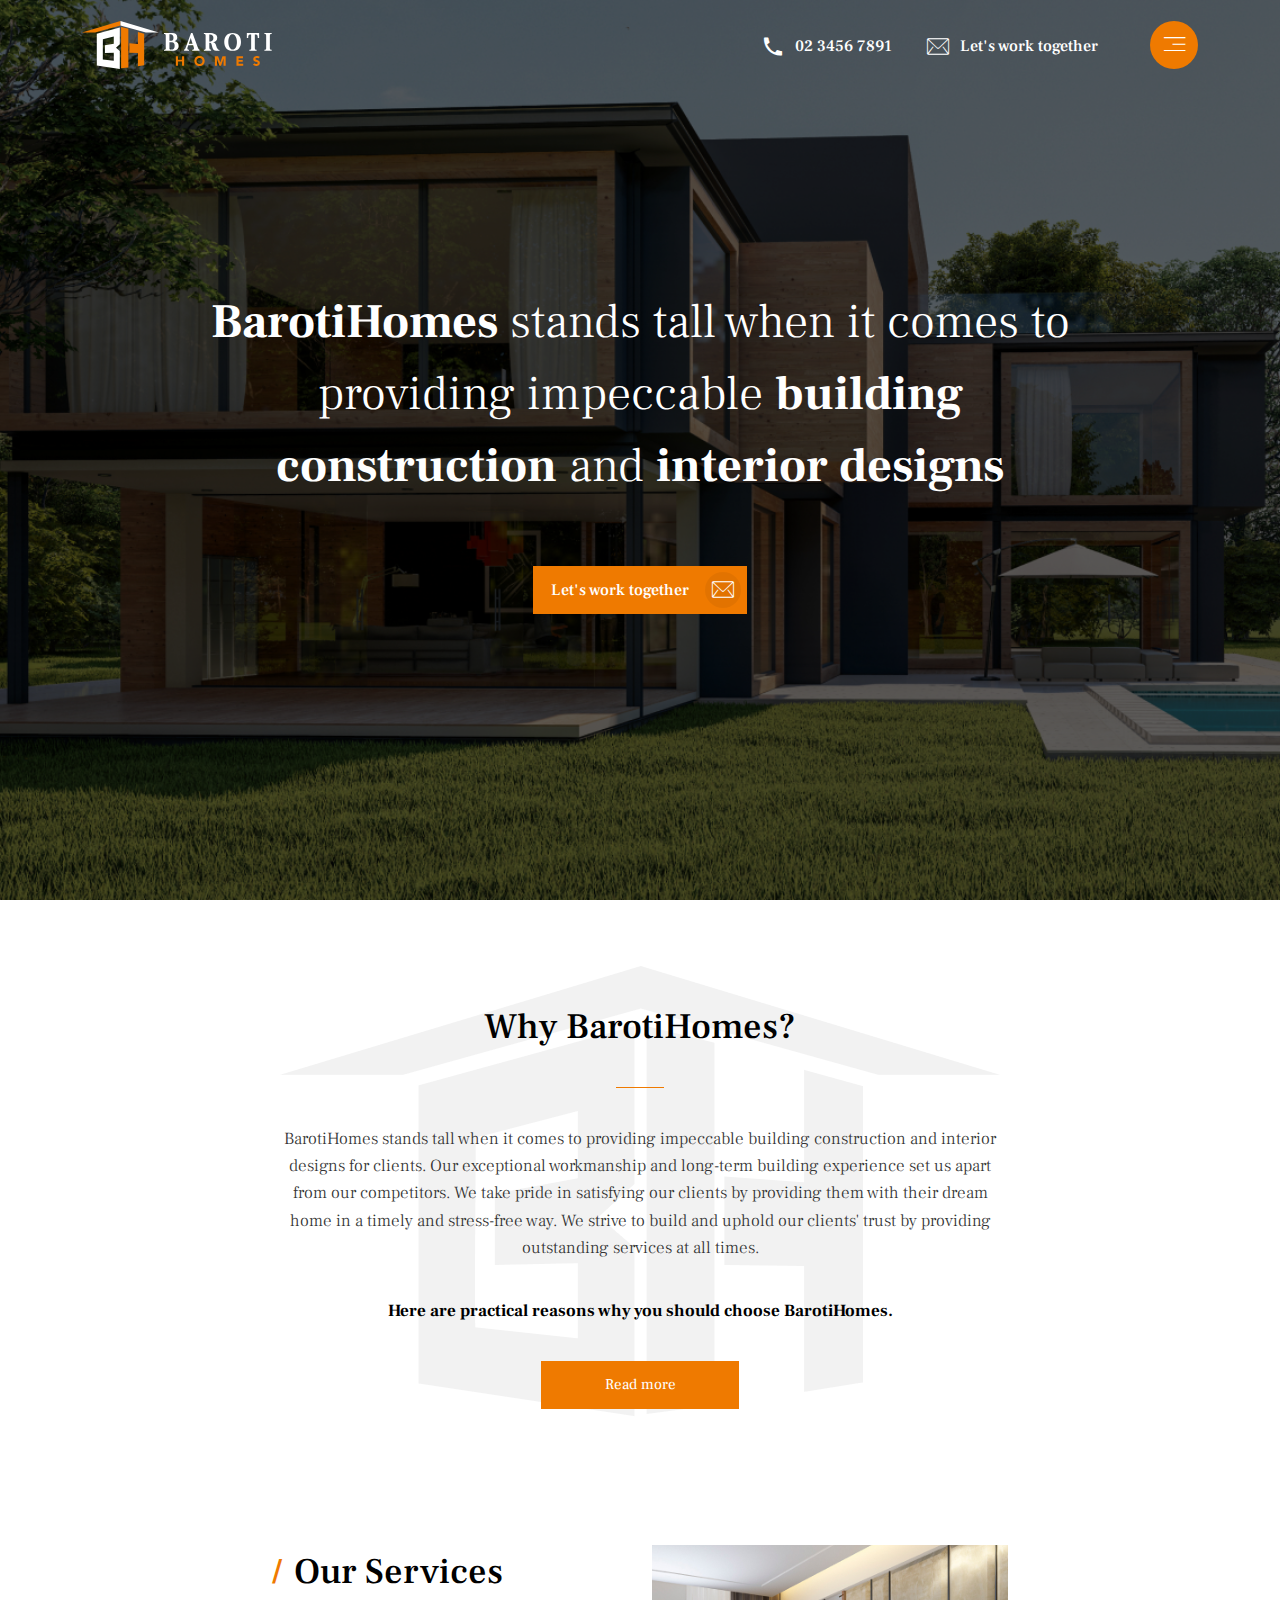
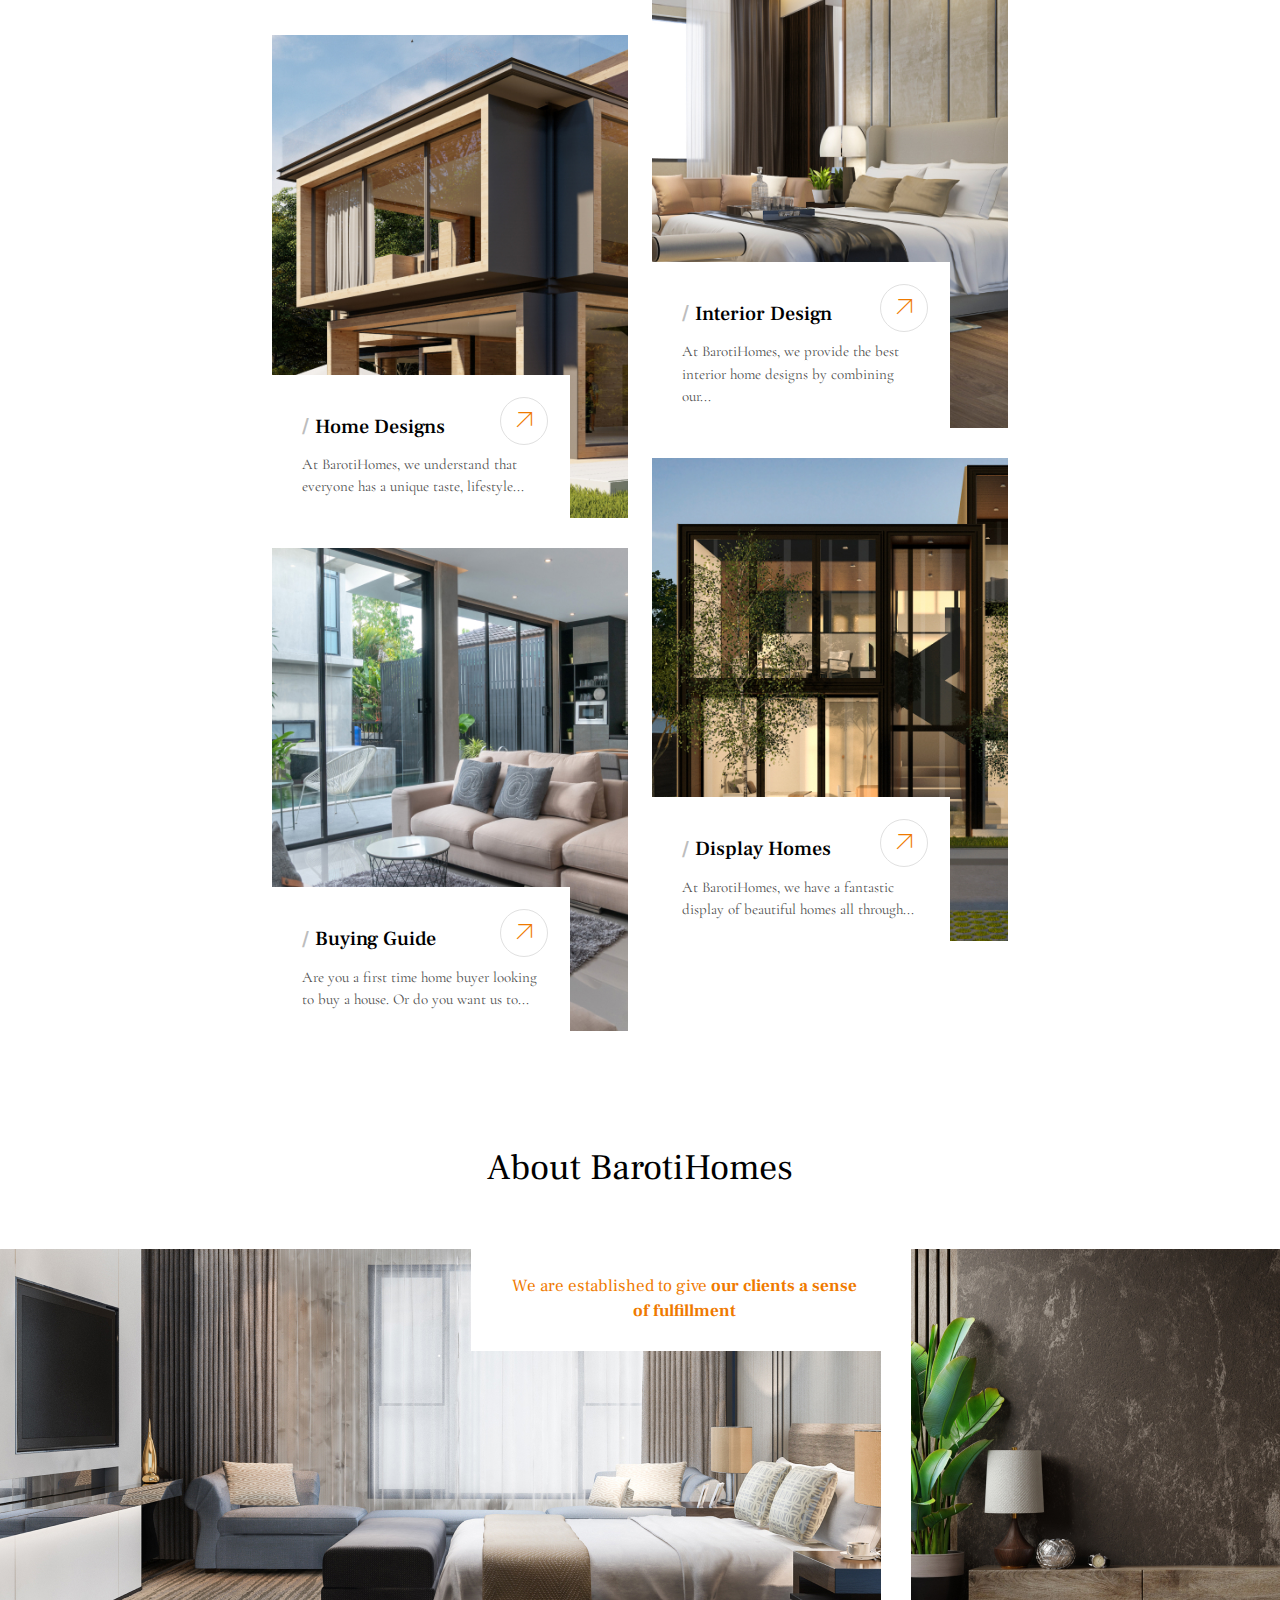
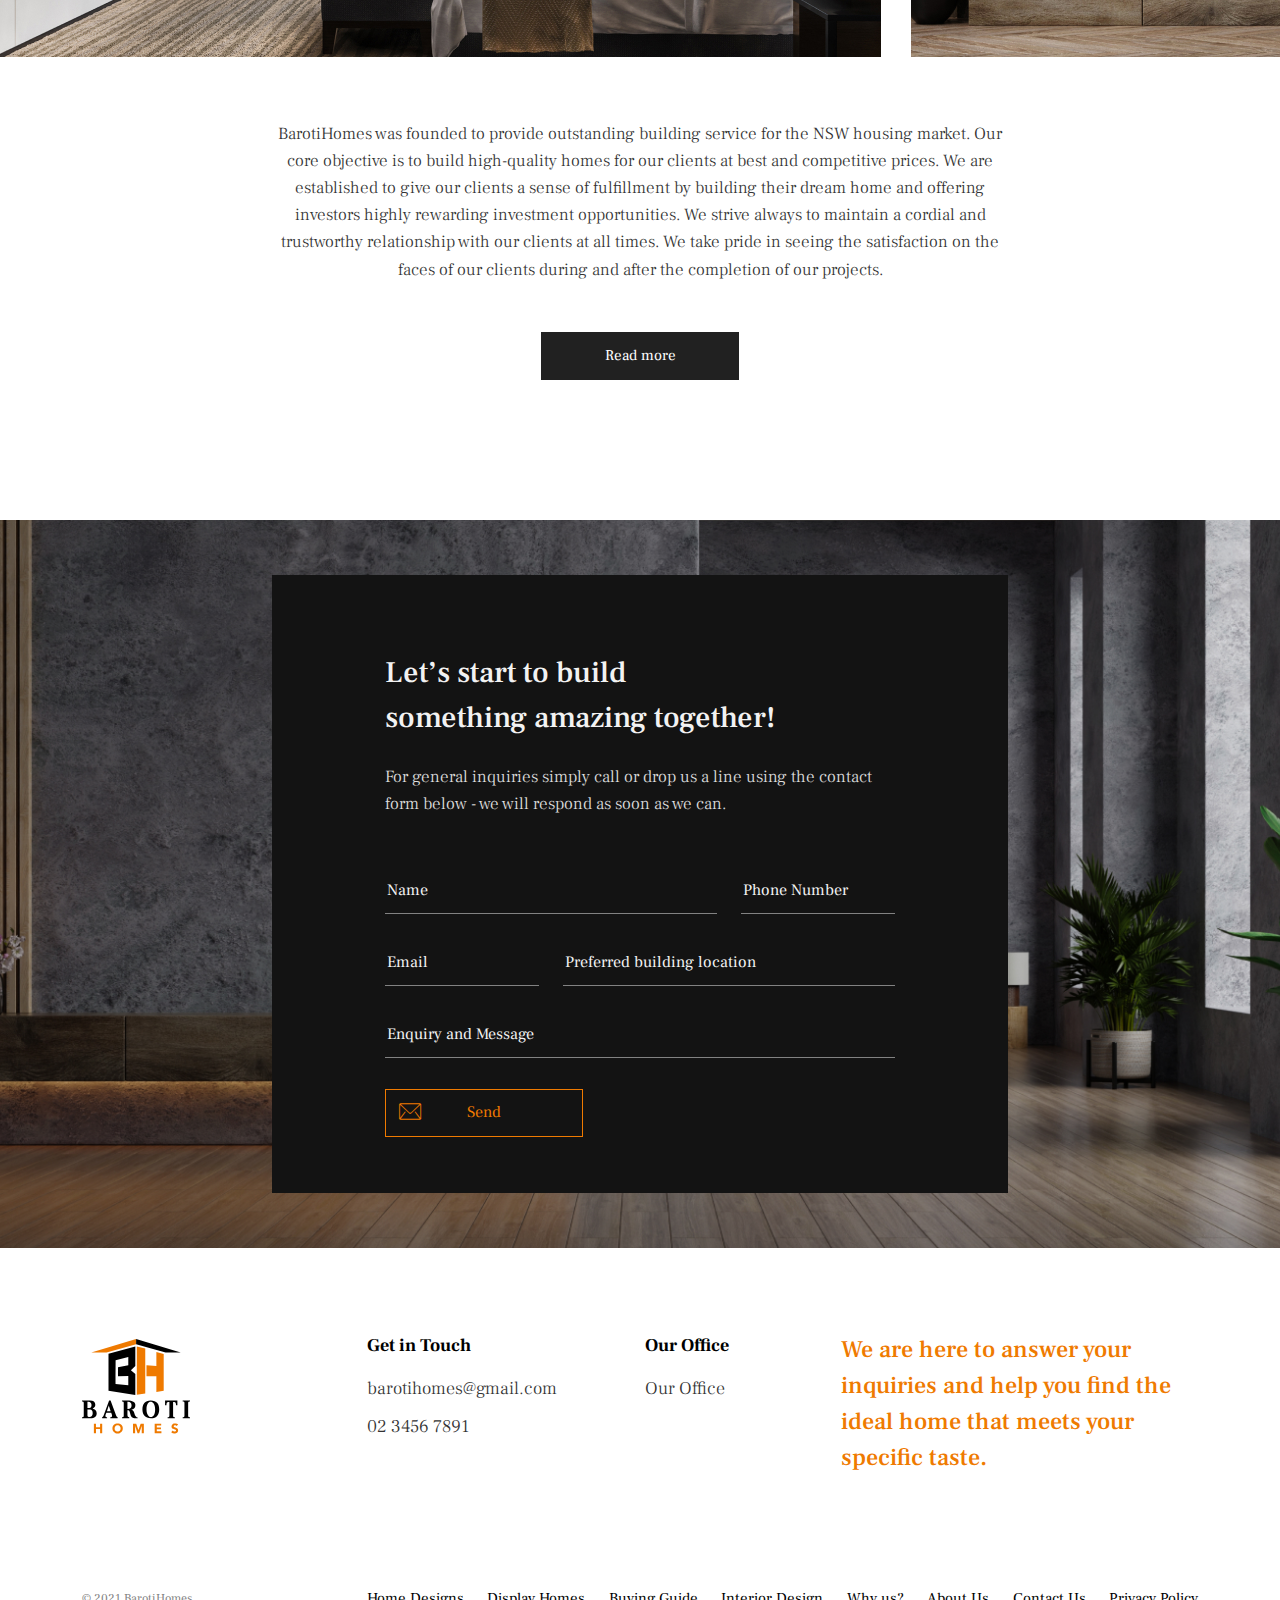
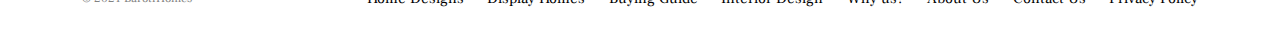
<file: index.html>
<!DOCTYPE html>
<html lang="en">

<head>
    <meta charset="UTF-8">
    <meta http-equiv="X-UA-Compatible" content="IE=edge">
    <meta name="viewport" content="width=device-width, initial-scale=1.0">
    <title>Main</title>
    <link rel="stylesheet" href="css/lib/bootstrap.min.css">
    <link rel="stylesheet" href="css/lib/swiper-bundle.min.css">
    <link rel="stylesheet" href="css/bundle.css">
</head>

<body>
    <header class="header">
        <div class="container">
            <div class="d-flex">
                <div class="header__logo">
                    <a href="index.html"><img src="img/logo.svg" alt="logo"></a>
                </div>
                <div class="header__rightsect">
                    <ul class="header__contacts">
                        <li class="icon-tel"><a href="tel:0234567891">02 3456 7891</a></li>
                        <li class="icon-mail"><a href="mailto:">Let's work together</a></li>
                    </ul>
                    <button class="burgerbtn">
                        <span class="icon-burger"></span>
                    </button>
                </div>
            </div>
        </div>
        <div class="menusection">
            <div class="menusection__topnav">
                <div class="container">
                    <div class="menusection__topnav-listwrap">
                        <ul>
                            <li class="icon-mail"><a href="mailto:">Let's work together</a></li>
                            <li class="close-menubtn"><a href="#">Close <img src="img/close-menu.png" alt="close"></a>
                            </li>
                        </ul>
                    </div>
                </div>
            </div>
            <div class="menusection__wrapcont">
                <div class="container">
                    <div class="row align-items-end">
                        <div class="col-lg-6 offset-lg-2 col-md-7">
                            <nav class="menusection__list">
                                <ul>
                                    <li><a href="#">Home Designs</a></li>
                                    <li><a href="#">Display Homes</a></li>
                                    <li><a href="#">Buying Guide</a></li>
                                    <li><a href="#">Interior Design</a></li>
                                    <li><a href="#">Why us?</a></li>
                                    <li><a href="#">About Us</a></li>
                                    <li><a href="#">Contact Us</a></li>
                                </ul>
                            </nav>
                        </div>
                        <div class="col-lg-4 col-md-5">
                            <ul class="menusection__contacts">
                                <li><a href="#">barotihomes@gmail.com</a></li>
                                <li><a href="#">02 3456 7891</a></li>
                                <li>Oran Park NSW 2570</li>
                            </ul>
                        </div>
                    </div>
                </div>
            </div>
        </div>
    </header>

    <main class="main">
        <div class="mainfirstsection">
            <img class="mainfirstsection__img" src="img/mainimg.jpg" alt="image">
            <div class="container">
                <div class="mainfirstsection__textbox">
                    <h1>
                        <b>BarotiHomes</b> stands tall when it comes to providing impeccable <b>building
                            construction</b>
                        and <b>interior designs</b>
                    </h1>
                    <a href="#">Let's work together<span class="icon-mail"></span></a>
                </div>
            </div>

        </div>

        <div class="whybaroti">
            <div class="container">
                <div class="row justify-content-center">
                    <div class="col-lg-8 text-center">
                        <h3>Why BarotiHomes?</h3>
                        <div class="description">
                            <p>
                                BarotiHomes stands tall when it comes to providing impeccable building construction and
                                interior
                                designs for clients. Our exceptional workmanship and long-term building experience set
                                us apart
                                from our competitors. We take pride in satisfying our clients by providing them with
                                their dream
                                home in a timely and stress-free way. We strive to build and uphold our clients' trust
                                by
                                providing outstanding services at all times.
                            </p>
                        </div>
                        <h6>Here are practical reasons why you should choose BarotiHomes.</h6>
                        <a href="#" class="orangebtn">Read more</a>
                    </div>
                </div>
            </div>
        </div>

        <div class="services">
            <div class="container">
                <div class="row justify-content-center">
                    <div class="col-lg-8">
                        <h3>
                            Our Services
                        </h3>
                        <div class="row">
                            <div class="col-lg-6 col-sm-6">
                                <a href="#">
                                    <div class="servicebox">
                                        <img src="img/service1.jpg" alt="Home Designs">
                                        <div class="servicebox__info">
                                            <h6>Home Designs</h6>
                                            <p class="descr">
                                                At BarotiHomes, we understand that everyone has a unique tastе,
                                                lifestyle...
                                            </p>
                                            <div class="arrow">
                                                <span class="icon-arrow-diag"></span>
                                            </div>
                                        </div>
                                    </div>
                                </a>
                            </div>
                            <div class="col-lg-6 col-sm-6">
                                <a href="#">
                                    <div class="servicebox">
                                        <img src="img/service2.jpg" alt="Home Designs">
                                        <div class="servicebox__info">
                                            <h6>Interior Design</h6>
                                            <p class="descr">
                                                At BarotiHomes, we provide the best interior home designs by combining
                                                our...
                                            </p>
                                            <div class="arrow">
                                                <span class="icon-arrow-diag"></span>
                                            </div>
                                        </div>
                                    </div>
                                </a>
                            </div>
                            <div class="col-lg-6 col-sm-6">
                                <a href="#">
                                    <div class="servicebox">
                                        <img src="img/service3.jpg" alt="Home Designs">
                                        <div class="servicebox__info">
                                            <h6>Buying Guide</h6>
                                            <p class="descr">
                                                Are you a first time home buyer looking to buy a house. Or do you want
                                                us to...
                                            </p>
                                            <div class="arrow">
                                                <span class="icon-arrow-diag"></span>
                                            </div>
                                        </div>
                                    </div>
                                </a>
                            </div>
                            <div class="col-lg-6 col-sm-6">
                                <a href="#">
                                    <div class="servicebox">
                                        <img src="img/service4.jpg" alt="Home Designs">
                                        <div class="servicebox__info">
                                            <h6>Display Homes</h6>
                                            <p class="descr">
                                                At BarotiHomes, we have a fantastic display of beautiful homes all
                                                through...
                                            </p>
                                            <div class="arrow">
                                                <span class="icon-arrow-diag"></span>
                                            </div>
                                        </div>
                                    </div>
                                </a>
                            </div>
                        </div>
                    </div>
                </div>
            </div>
        </div>

        <div class="about-baroti">
            <div class="container">
                <h3 class="text-center">About BarotiHomes</h3>
            </div>
            <div class="about-baroti__pics">
                <div class="about-baroti__pic about-baroti__pics-big">
                    <img src="img/about1.jpg" alt="img">
                    <div class="about-baroti__pic-text">
                        <p>
                            We are established to give <b>our clients a sense of fulfillment</b>
                        </p>
                    </div>
                </div>
                <div class="about-baroti__pic about-baroti__pics-litt">
                    <img src="img/about2.jpg" alt="img">
                </div>
            </div>
            <div class="container">
                <div class="row justify-content-center">
                    <div class="col-lg-8">
                        <div class="about-baroti__descrsect">
                            <p>
                                BarotiHomes was founded to provide outstanding building service for the NSW housing
                                market. Our
                                core objective is to build high-quality homes for our clients at best and competitive
                                prices. We
                                are established to give our clients a sense of fulfillment by building their dream home
                                and
                                offering investors highly rewarding investment opportunities. We strive always to
                                maintain a
                                cordial and trustworthy relationship with our clients at all times. We take pride in
                                seeing the
                                satisfaction on the faces of our clients during and after the completion of our
                                projects.
                            </p>
                        </div>
                        <div class="text-center">
                            <a href="#" class="blackbtn">Read more</a>
                        </div>
                    </div>
                </div>
            </div>
        </div>

        <div class="contact-section">
            <div class="container">
                <div class="row justify-content-center">
                    <div class="col-lg-8">
                        <div class="contact-formwrap">
                            <h4>
                                Let’s start to build <br>
                                something amazing together!
                            </h4>
                            <div class="descr">
                                <p>
                                    For general inquiries simply call or drop us a line using the contact form below -
                                    we will respond as soon as we can.
                                </p>
                            </div>
                            <form action="#" class="letsstart-form">
                                <div class="row">
                                    <div class="col-lg-8">
                                        <input type="text" placeholder="Name">
                                    </div>
                                    <div class="col-lg-4">
                                        <input type="num" placeholder="Phone Number">
                                    </div>
                                    <div class="col-lg-4">
                                        <input type="email" placeholder="Email">
                                    </div>
                                    <div class="col-lg-8">
                                        <input type="text" placeholder="Preferred building location">
                                    </div>
                                    <div class="col-lg-12">
                                        <textarea placeholder="Enquiry and Message"></textarea>
                                    </div>
                                </div>
                                <button type="submit" class="letsstart-form__submit">
                                    <i class="icon-mail"></i>
                                    Send
                                </button>
                            </form>
                        </div>
                    </div>
                </div>
            </div>
        </div>
    </main>

    <footer class="footer">
        <div class="container">
            <div class="footer__topsect">
                <div class="row">
                    <div class="col-md-3">
                        <div class="footer__logo">
                            <a href="index.html"><img src="img/logo-footer.svg" alt="logo"></a>
                        </div>
                    </div>
                    <div class="col-md-9">
                        <div class="footinfwrap">
                            <div class="footinf__left">
                                <div class="footer__listwrap">
                                    <p class="title">Get in Touch</p>
                                    <ul>
                                        <li><a href="mailto:barotihomes@gmail.com">barotihomes@gmail.com</a></li>
                                        <li><a href="tel:0234567891">02 3456 7891</a></li>
                                    </ul>
                                </div>
                                <div class="footer__listwrap">
                                    <p class="title">Our Office</p>
                                    <ul>
                                        <li>Our Office</li>
                                    </ul>
                                </div>
                            </div>
                            <div class="footinfright">
                                <p>
                                    We are here to answer your inquiries and help you find the ideal home that meets
                                    your specific taste.
                                </p>
                            </div>
                        </div>
                    </div>
                </div>
            </div>
            <div class="footer__bottomsect">
                <div class="row">
                    <div class="col-lg-3">
                        <p>© 2021 BarotiHomes</p>
                    </div>
                    <div class="col-lg-9">
                        <nav>
                            <ul>
                                <li><a href="#">Home Designs</a></li>
                                <li><a href="#">Display Homes</a></li>
                                <li><a href="#">Buying Guide</a></li>
                                <li><a href="#">Interior Design</a></li>
                                <li><a href="#">Why us?</a></li>
                                <li><a href="#">About Us</a></li>
                                <li><a href="#">Contact Us</a></li>
                                <li><a href="#">Privacy Policy</a></li>
                            </ul>
                        </nav>
                    </div>
                </div>
            </div>
        </div>
    </footer>



    <script src="https://code.jquery.com/jquery-3.6.0.min.js"
        integrity="sha256-/xUj+3OJU5yExlq6GSYGSHk7tPXikynS7ogEvDej/m4=" crossorigin="anonymous"></script>
    <script src="js/lib/bootstrap.min.js"></script>
    <script src="js/lib/swiper-bundle.min.js"></script>
    <script src="js/common.js"></script>
</body>

</html>
</file>
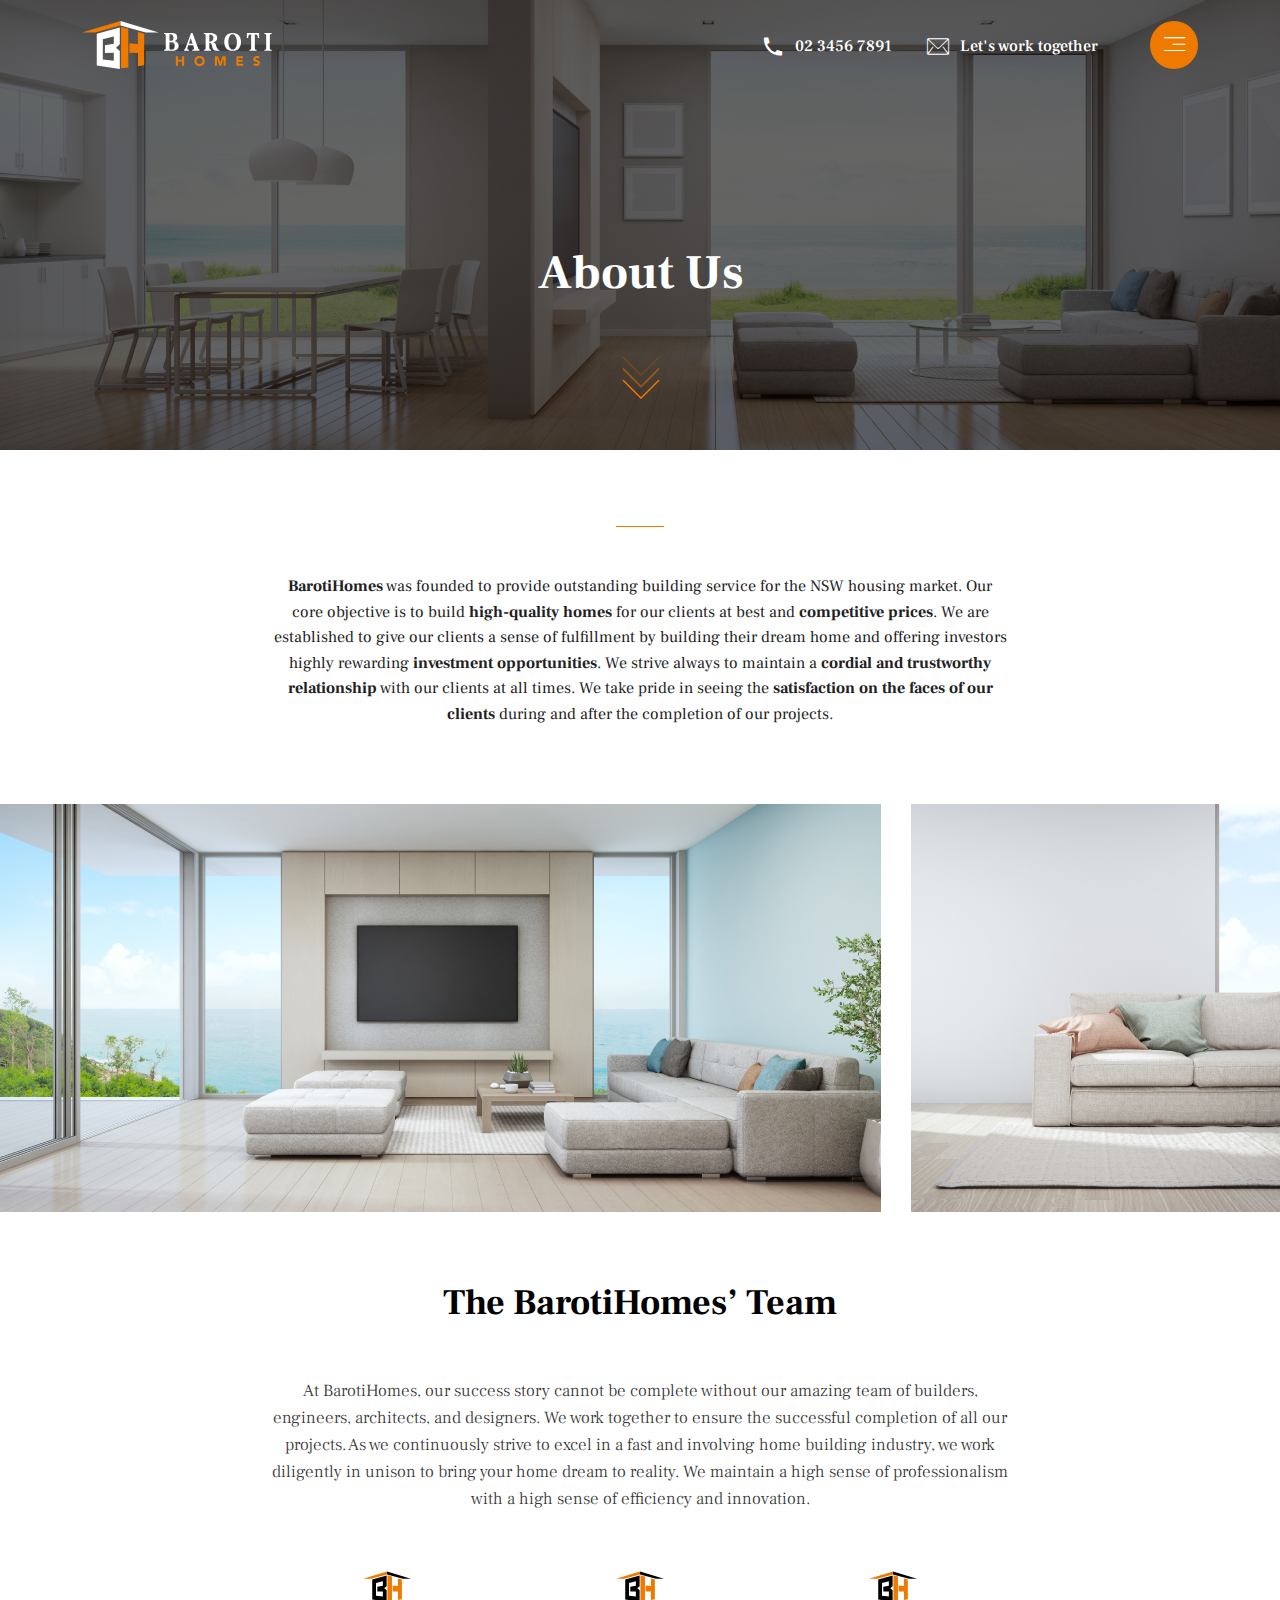
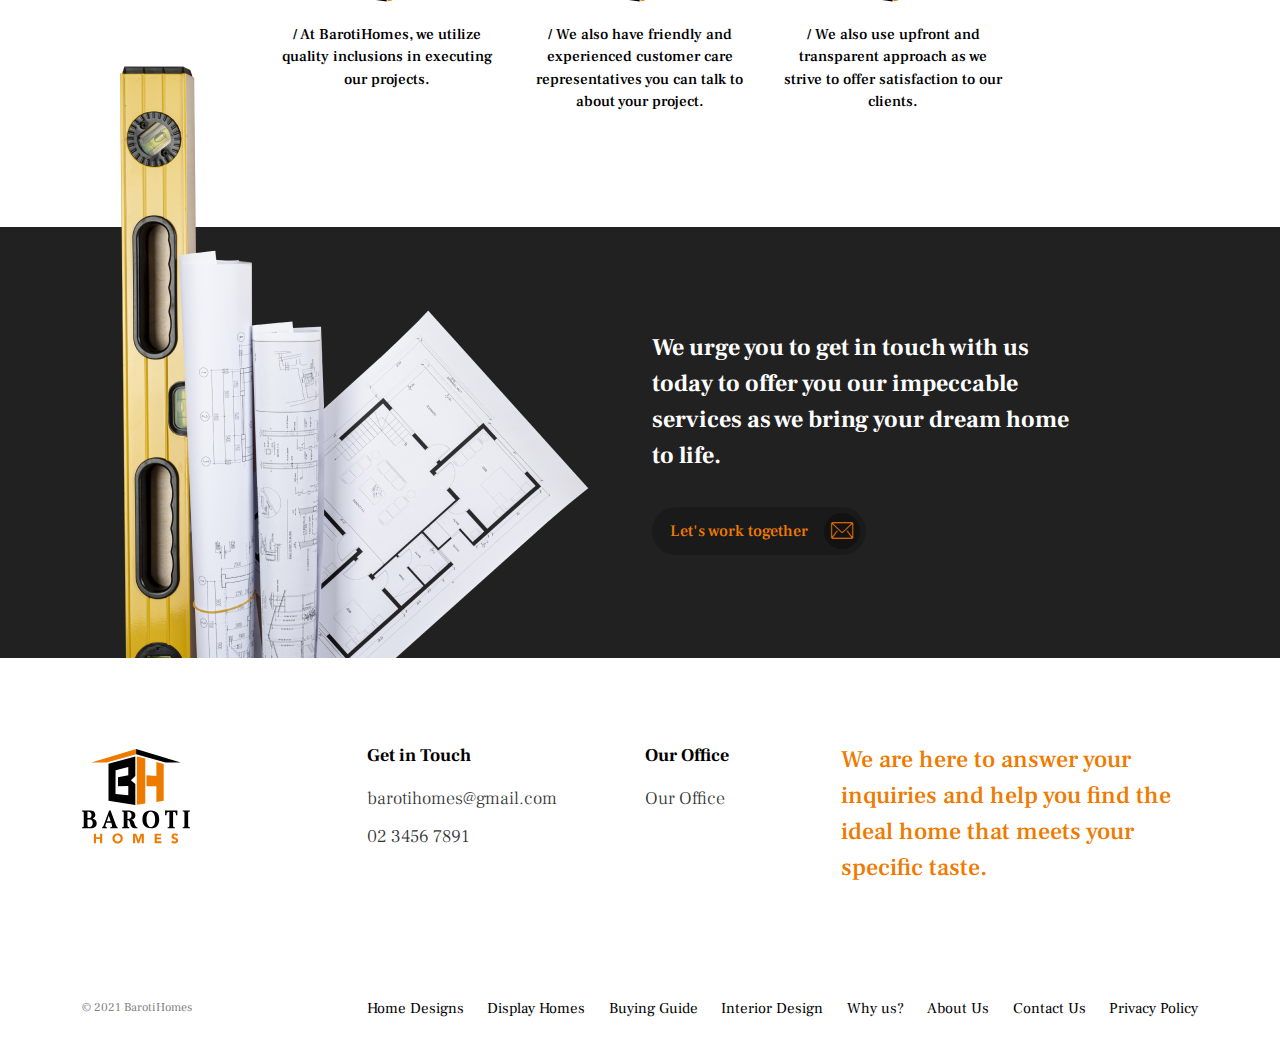
<file: about.html>
<!DOCTYPE html>
<html lang="en">

<head>
    <meta charset="UTF-8">
    <meta http-equiv="X-UA-Compatible" content="IE=edge">
    <meta name="viewport" content="width=device-width, initial-scale=1.0">
    <title>About Us</title>
    <link rel="stylesheet" href="css/lib/bootstrap.min.css">
    <link rel="stylesheet" href="css/lib/swiper-bundle.min.css">
    <link rel="stylesheet" href="css/bundle.css">


</head>

<body>
    <header class="header">
        <div class="container">
            <div class="d-flex">
                <div class="header__logo">
                    <a href="index.html"><img src="img/logo.svg" alt="logo"></a>
                </div>
                <div class="header__rightsect">
                    <ul class="header__contacts">
                        <li class="icon-tel"><a href="tel:0234567891">02 3456 7891</a></li>
                        <li class="icon-mail"><a href="mailto:">Let's work together</a></li>
                    </ul>
                    <button class="burgerbtn">
                        <span class="icon-burger"></span>
                    </button>
                </div>
            </div>
        </div>
        <div class="menusection">
            <div class="menusection__topnav">
                <div class="container">
                    <div class="menusection__topnav-listwrap">
                        <ul>
                            <li class="icon-mail"><a href="mailto:">Let's work together</a></li>
                            <li class="close-menubtn"><a href="#">Close <img src="img/close-menu.png" alt="close"></a>
                            </li>
                        </ul>
                    </div>
                </div>
            </div>
            <div class="menusection__wrapcont">
                <div class="container">
                    <div class="row align-items-end">
                        <div class="col-lg-6 offset-lg-2 col-md-7">
                            <nav class="menusection__list">
                                <ul>
                                    <li><a href="#">Home Designs</a></li>
                                    <li><a href="#">Display Homes</a></li>
                                    <li><a href="#">Buying Guide</a></li>
                                    <li><a href="#">Interior Design</a></li>
                                    <li><a href="#">Why us?</a></li>
                                    <li><a href="#">About Us</a></li>
                                    <li><a href="#">Contact Us</a></li>
                                </ul>
                            </nav>
                        </div>
                        <div class="col-lg-4 col-md-5">
                            <ul class="menusection__contacts">
                                <li><a href="#">barotihomes@gmail.com</a></li>
                                <li><a href="#">02 3456 7891</a></li>
                                <li>Oran Park NSW 2570</li>
                            </ul>
                        </div>
                    </div>
                </div>
            </div>
        </div>
    </header>

    <main class="main">
        <div class="welcomescreen">
            <img class="welcomescreen__img" src="img/aboutbg.jpg" alt="img">
            <div class="welcomescreen__content">
                <h1>About Us</h1>
            </div>
            <a href="#scrollcontent">
                <div class="tobottom">
                    <img src="img/tobottarr.png" alt="img">
                    <img src="img/tobottarr.png" alt="img">
                    <img src="img/tobottarr.png" alt="img">
                </div>
            </a>
        </div>

        <div id="scrollcontent" class="about-content">
            <div class="container">
                <div class="row justify-content-center">
                    <div class="col-lg-8">
                        <div class="about-content__ftext">
                            <p>
                                <b>BarotiHomes</b> was founded to provide outstanding building service for the NSW
                                housing market. Our core objective is to build <b>high-quality homes</b> for our clients
                                at best and <b>competitive prices</b>. We are established to give our clients a sense of
                                fulfillment by building their dream home and offering investors highly rewarding
                                <b>investment opportunities</b>. We strive always to maintain a <b>cordial and
                                    trustworthy relationship</b> with our clients at all times. We take pride in seeing
                                the <b>satisfaction on the faces of our clients</b> during and after the completion of
                                our projects.
                            </p>
                        </div>
                    </div>
                </div>
            </div>
        </div>

        <div class="about-baroti about-baroti__abpage">
            <div class="about-baroti__pics">
                <div class="about-baroti__pic about-baroti__pics-big">
                    <img src="img/about3.jpg" alt="img">
                </div>
                <div class="about-baroti__pic about-baroti__pics-litt">
                    <img src="img/about4.jpg" alt="img">
                </div>
            </div>
            <div class="container">
                <div class="row justify-content-center">
                    <div class="col-lg-8">
                        <div class="about-baroti__descrsect">
                            <h3>The BarotiHomes’ Team</h3>
                            <p>
                                At BarotiHomes, our success story cannot be complete without our amazing team of
                                builders, engineers, architects, and designers. We work together to ensure the
                                successful completion of all our projects. As we continuously strive to excel in a fast
                                and involving home building industry, we work diligently in unison to bring your home
                                dream to reality. We maintain a high sense of professionalism with a high sense of
                                efficiency and innovation.
                            </p>
                        </div>
                        <div class="qualities">
                            <div class="row">
                                <div class="col-md-4">
                                    <div class="qualities__box">
                                        <img src="img/logoicon.svg" alt="img">
                                        <p>
                                            / At BarotiHomes, we utilize quality inclusions in executing
                                            our projects.
                                        </p>
                                    </div>
                                </div>
                                <div class="col-md-4">
                                    <div class="qualities__box">
                                        <img src="img/logoicon.svg" alt="img">
                                        <p>
                                            / We also have friendly and experienced customer care representatives you
                                            can talk to about your project.
                                        </p>
                                    </div>
                                </div>
                                <div class="col-md-4">
                                    <div class="qualities__box">
                                        <img src="img/logoicon.svg" alt="img">
                                        <p>
                                            / We also use upfront and transparent approach as we strive to offer
                                            satisfaction to our clients.
                                        </p>
                                    </div>
                                </div>
                            </div>
                        </div>
                    </div>
                </div>
            </div>
        </div>

        <div class="letsworktogether upper">
            <div class="letsworktogether__blackblock">
                <img class="letsworktogether__illustration" src="img/illustration1.png" alt="img">
                <div class="container">
                    <div class="row">
                        <div class="col-lg-6 offset-lg-6">
                            <div class="letsworktogether__textbox">
                                <p>
                                    We urge you to get in touch with us today to offer you our impeccable services as we
                                    bring your dream home to life.
                                </p>
                            </div>
                            <a href="#" class="bllink">
                                Let's work together
                                <i class="icon-mail"></i>
                            </a>
                        </div>
                    </div>
                </div>
            </div>
        </div>

    </main>

    <footer class="footer">
        <div class="container">
            <div class="footer__topsect">
                <div class="row">
                    <div class="col-md-3">
                        <div class="footer__logo">
                            <a href="index.html"><img src="img/logo-footer.svg" alt="logo"></a>
                        </div>
                    </div>
                    <div class="col-md-9">
                        <div class="footinfwrap">
                            <div class="footinf__left">
                                <div class="footer__listwrap">
                                    <p class="title">Get in Touch</p>
                                    <ul>
                                        <li><a href="mailto:barotihomes@gmail.com">barotihomes@gmail.com</a></li>
                                        <li><a href="tel:0234567891">02 3456 7891</a></li>
                                    </ul>
                                </div>
                                <div class="footer__listwrap">
                                    <p class="title">Our Office</p>
                                    <ul>
                                        <li>Our Office</li>
                                    </ul>
                                </div>
                            </div>
                            <div class="footinfright">
                                <p>
                                    We are here to answer your inquiries and help you find the ideal home that meets
                                    your specific taste.
                                </p>
                            </div>
                        </div>
                    </div>
                </div>
            </div>
            <div class="footer__bottomsect">
                <div class="row">
                    <div class="col-lg-3">
                        <p>© 2021 BarotiHomes</p>
                    </div>
                    <div class="col-lg-9">
                        <nav>
                            <ul>
                                <li><a href="#">Home Designs</a></li>
                                <li><a href="#">Display Homes</a></li>
                                <li><a href="#">Buying Guide</a></li>
                                <li><a href="#">Interior Design</a></li>
                                <li><a href="#">Why us?</a></li>
                                <li><a href="#">About Us</a></li>
                                <li><a href="#">Contact Us</a></li>
                                <li><a href="#">Privacy Policy</a></li>
                            </ul>
                        </nav>
                    </div>
                </div>
            </div>
        </div>
    </footer>



    <script src="https://code.jquery.com/jquery-3.6.0.min.js"
        integrity="sha256-/xUj+3OJU5yExlq6GSYGSHk7tPXikynS7ogEvDej/m4=" crossorigin="anonymous"></script>
    <script src="js/lib/swiper-bundle.min.js"></script>
    <script src="js/lib/bootstrap.min.js"></script>
    <script src="js/common.js"></script>
</body>

</html>
</file>
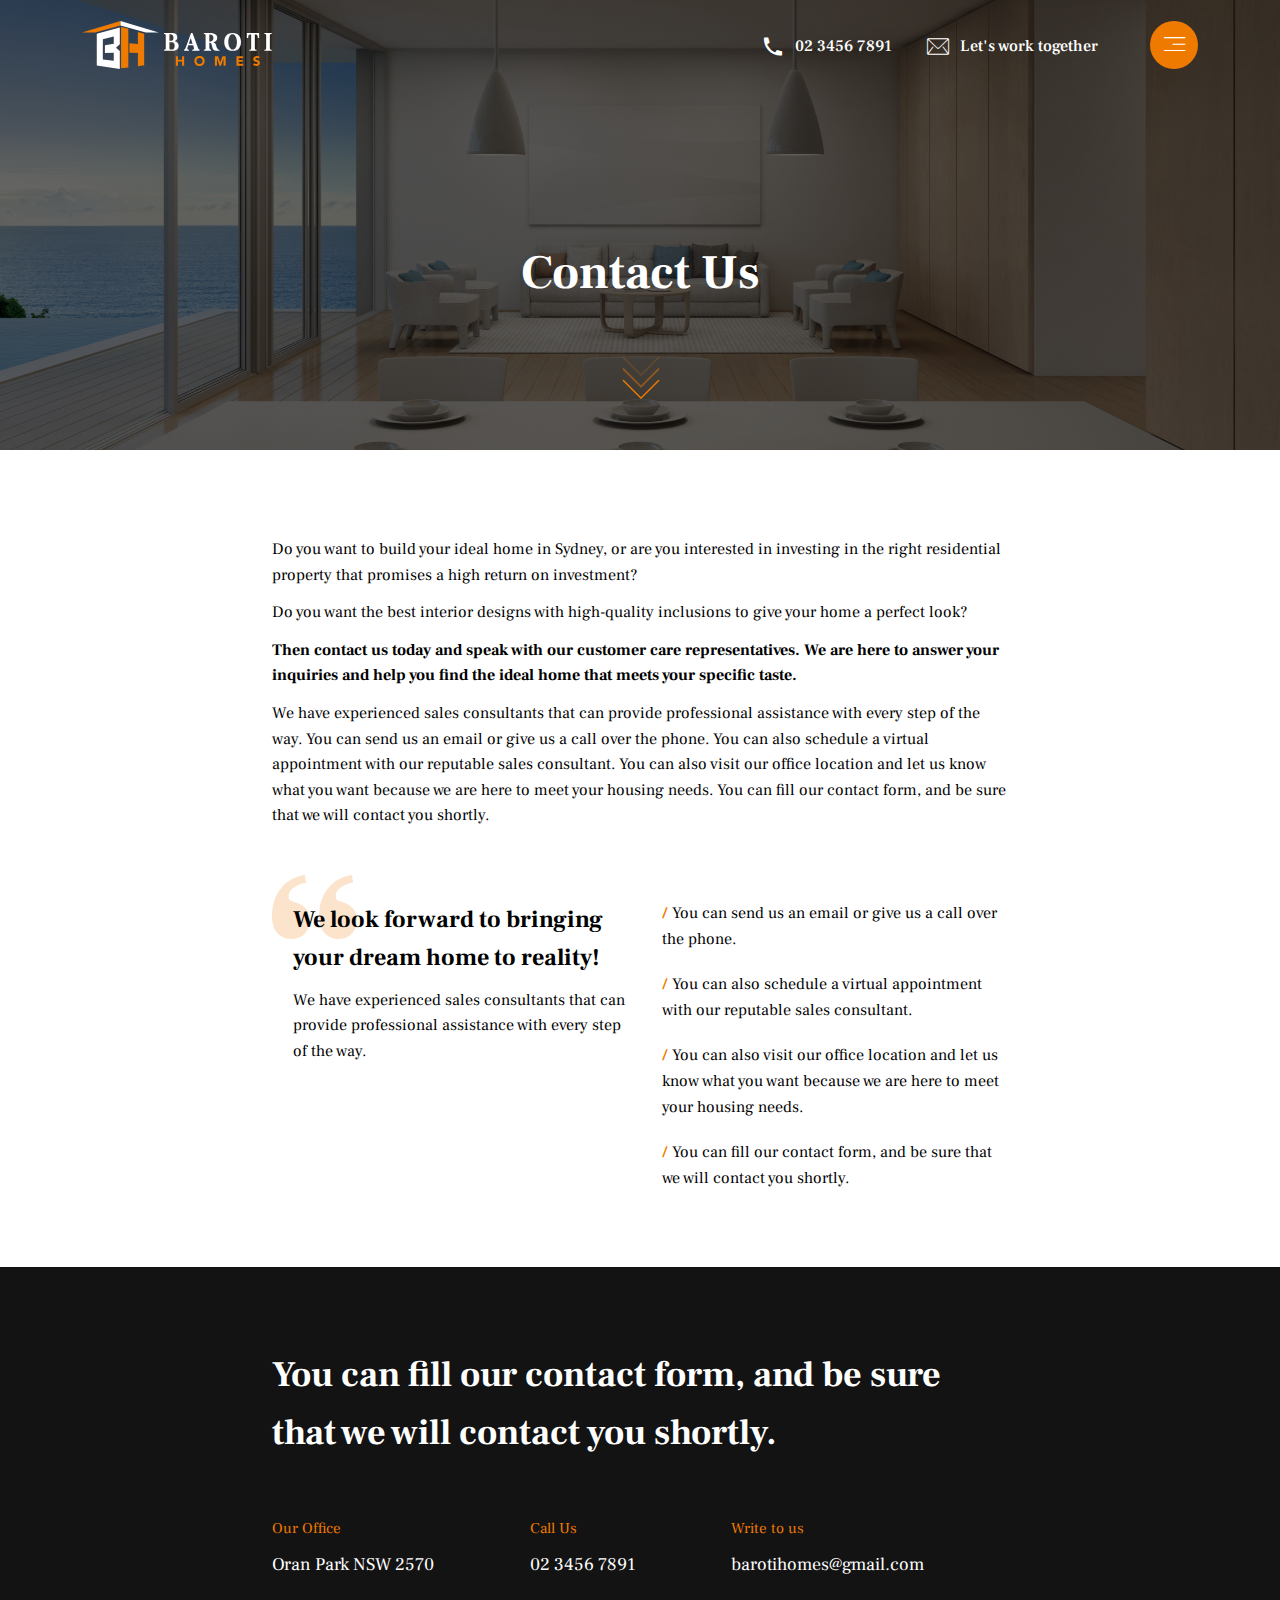
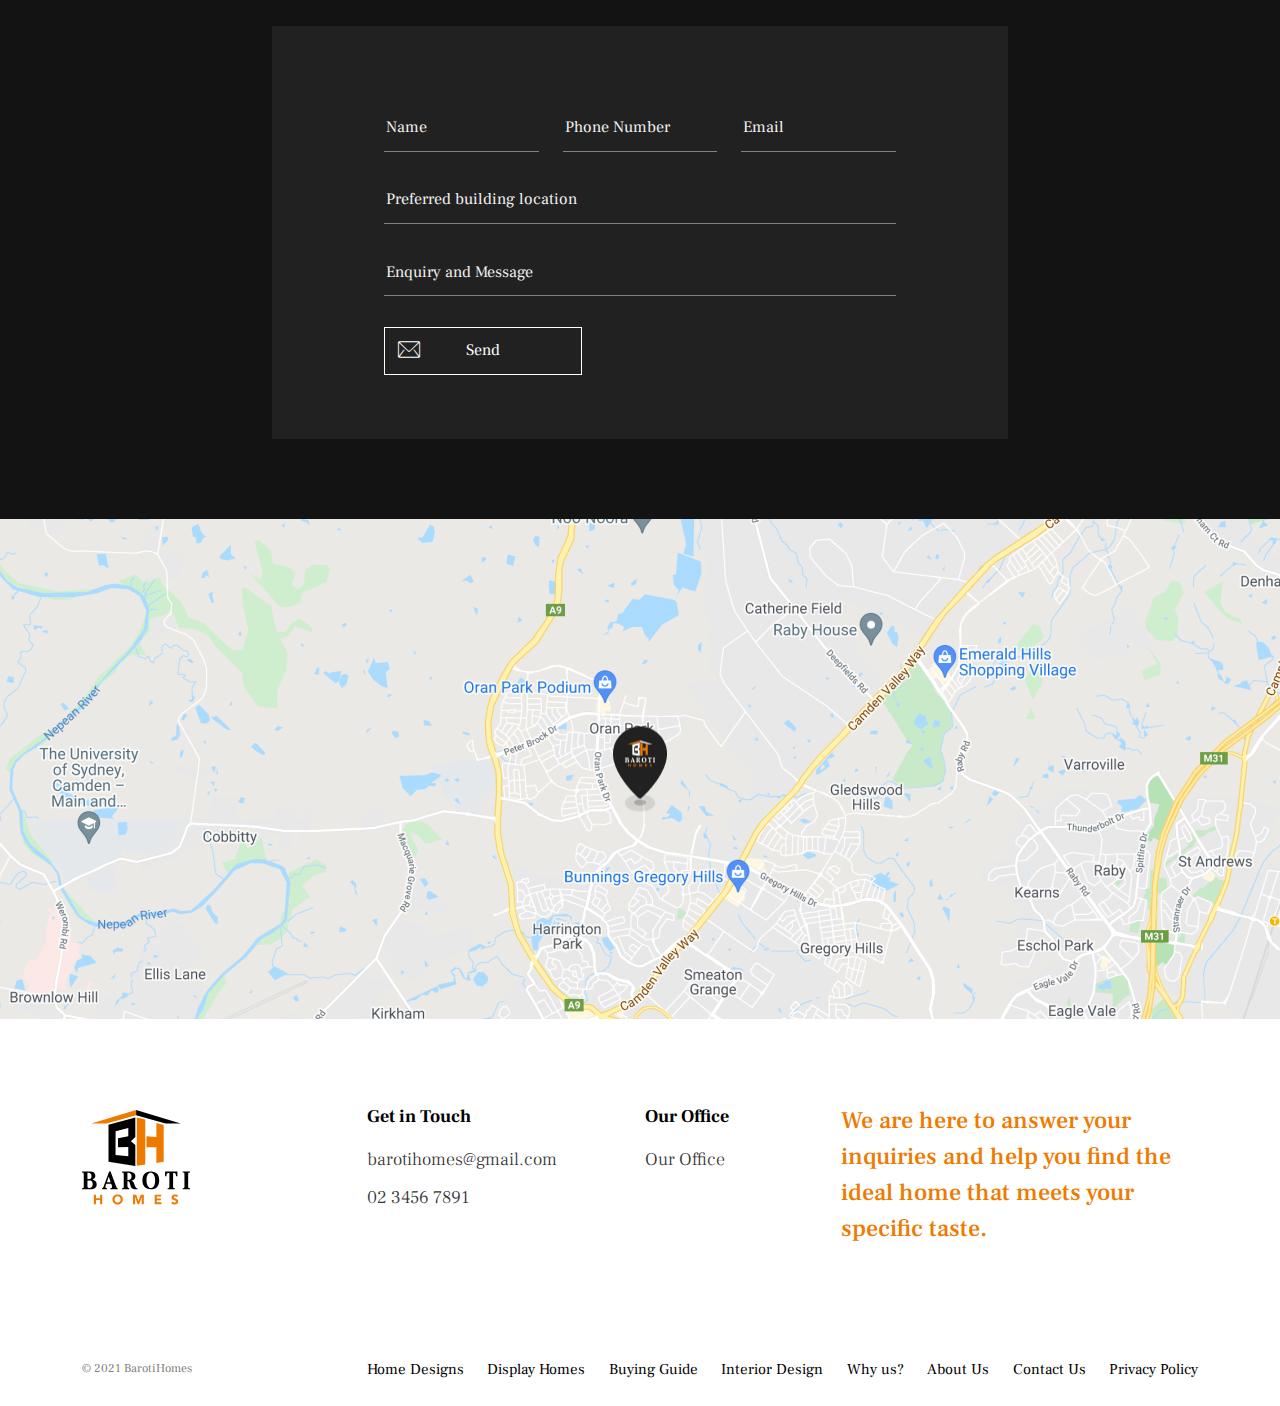
<file: contactus.html>
<!DOCTYPE html>
<html lang="en">

<head>
    <meta charset="UTF-8">
    <meta http-equiv="X-UA-Compatible" content="IE=edge">
    <meta name="viewport" content="width=device-width, initial-scale=1.0">
    <title>Contact Us</title>
    <link rel="stylesheet" href="css/lib/bootstrap.min.css">
    <link rel="stylesheet" href="css/lib/swiper-bundle.min.css">
    <link rel="stylesheet" href="css/bundle.css">


</head>

<body>
    <header class="header">
        <div class="container">
            <div class="d-flex">
                <div class="header__logo">
                    <a href="index.html"><img src="img/logo.svg" alt="logo"></a>
                </div>
                <div class="header__rightsect">
                    <ul class="header__contacts">
                        <li class="icon-tel"><a href="tel:0234567891">02 3456 7891</a></li>
                        <li class="icon-mail"><a href="mailto:">Let's work together</a></li>
                    </ul>
                    <button class="burgerbtn">
                        <span class="icon-burger"></span>
                    </button>
                </div>
            </div>
        </div>
        <div class="menusection">
            <div class="menusection__topnav">
                <div class="container">
                    <div class="menusection__topnav-listwrap">
                        <ul>
                            <li class="icon-mail"><a href="mailto:">Let's work together</a></li>
                            <li class="close-menubtn"><a href="#">Close <img src="img/close-menu.png" alt="close"></a>
                            </li>
                        </ul>
                    </div>
                </div>
            </div>
            <div class="menusection__wrapcont">
                <div class="container">
                    <div class="row align-items-end">
                        <div class="col-lg-6 offset-lg-2 col-md-7">
                            <nav class="menusection__list">
                                <ul>
                                    <li><a href="#">Home Designs</a></li>
                                    <li><a href="#">Display Homes</a></li>
                                    <li><a href="#">Buying Guide</a></li>
                                    <li><a href="#">Interior Design</a></li>
                                    <li><a href="#">Why us?</a></li>
                                    <li><a href="#">About Us</a></li>
                                    <li><a href="#">Contact Us</a></li>
                                </ul>
                            </nav>
                        </div>
                        <div class="col-lg-4 col-md-5">
                            <ul class="menusection__contacts">
                                <li><a href="#">barotihomes@gmail.com</a></li>
                                <li><a href="#">02 3456 7891</a></li>
                                <li>Oran Park NSW 2570</li>
                            </ul>
                        </div>
                    </div>
                </div>
            </div>
        </div>
    </header>

    <main class="main">
        <div class="welcomescreen">
            <img class="welcomescreen__img" src="img/contactbg.jpg" alt="img">
            <div class="welcomescreen__content">
                <h1>Contact Us</h1>
            </div>
            <a href="#scrollcontent">
                <div class="tobottom">
                    <img src="img/tobottarr.png" alt="img">
                    <img src="img/tobottarr.png" alt="img">
                    <img src="img/tobottarr.png" alt="img">
                </div>
            </a>
        </div>

        <div id="scrollcontent" class="contact-content">
            <div class="container">
                <div class="row justify-content-center">
                    <div class="col-lg-8">
                        <p>
                            Do you want to build your ideal home in Sydney, or are you interested in investing in the
                            right residential property that promises a high return on investment?
                        </p>
                        <p>
                            Do you want the best interior designs with high-quality inclusions to give your home a
                            perfect look?
                        </p>
                        <p>
                            <b>
                                Then contact us today and speak with our customer care representatives. We are here to
                                answer your inquiries and help you find the ideal home that meets your specific taste.
                            </b>
                        </p>
                        <p>
                            We have experienced sales consultants that can provide professional assistance with every
                            step of the way. You can send us an email or give us a call over the phone. You can also
                            schedule a virtual appointment with our reputable sales consultant. You can also visit our
                            office location and let us know what you want because we are here to meet your housing
                            needs. You can fill our contact form, and be sure that we will contact you shortly.
                        </p>
                        <div class="quotesect">
                            <div class="row">
                                <div class="col-md-6">
                                    <div class="quotesect__left">
                                        <h4>
                                            We look forward to bringing your dream home to reality!
                                        </h4>
                                        <p>We have experienced sales consultants that can provide professional
                                            assistance
                                            with every step of the way.</p>
                                    </div>
                                </div>
                                <div class="col-md-6">
                                    <ul>
                                        <li>
                                            You can send us an email or give us a call over the phone.
                                        </li>
                                        <li>
                                            You can also schedule a virtual appointment with our reputable sales
                                            consultant.
                                        </li>
                                        <li>
                                            You can also visit our office location and let us know what you want because
                                            we are here to meet your housing needs.
                                        </li>
                                        <li>
                                            You can fill our contact form, and be sure that we will contact you shortly.
                                        </li>
                                    </ul>
                                </div>
                            </div>
                        </div>
                    </div>
                </div>
            </div>
        </div>

        <div class="contformsect">
            <div class="container">
                <div class="row justify-content-center">
                    <div class="col-lg-8">
                        <h3>
                            You can fill our contact form, and be sure that we will contact you shortly.
                        </h3>
                        <div class="contformsect__info">
                            <div class="contformsect__infobox">
                                <p class="title">Our Office</p>
                                <p class="descr">Oran Park NSW 2570</p>
                            </div>
                            <div class="contformsect__infobox">
                                <p class="title">Call Us</p>
                                <a href="tel:0234567891" class="descr">02 3456 7891</a>
                            </div>
                            <div class="contformsect__infobox">
                                <p class="title">Write to us</p>
                                <a href="mailto:barotihomes@gmail.com" class="descr">barotihomes@gmail.com</a>
                            </div>
                        </div>
                        <div class="contformsect-formwrap contact-formwrap">
                            <form action="#" class="letsstart-form">
                                <div class="row">
                                    <div class="col-lg-4">
                                        <input type="text" placeholder="Name">
                                    </div>
                                    <div class="col-lg-4">
                                        <input type="num" placeholder="Phone Number">
                                    </div>
                                    <div class="col-lg-4">
                                        <input type="email" placeholder="Email">
                                    </div>
                                    <div class="col-12">
                                        <input type="text" placeholder="Preferred building location">
                                    </div>
                                    <div class="col-12">
                                        <textarea placeholder="Enquiry and Message"></textarea>
                                    </div>
                                    <div class="col-12">
                                        <button type="submit" class="letsstart-form__submit">
                                            <i class="icon-mail"></i>
                                            Send
                                        </button>
                                    </div>
                                </div>
                            </form>
                        </div>

                    </div>
                </div>
            </div>
        </div>

        <div class="mapwrapper">
            <a href="#">
                <img class="mapbg" src="img/map.jpg" alt="map">
                <img class="mapicon" src="img/localmark.png" alt="local">
            </a>
        </div>



    </main>

    <footer class="footer">
        <div class="container">
            <div class="footer__topsect">
                <div class="row">
                    <div class="col-md-3">
                        <div class="footer__logo">
                            <a href="index.html"><img src="img/logo-footer.svg" alt="logo"></a>
                        </div>
                    </div>
                    <div class="col-md-9">
                        <div class="footinfwrap">
                            <div class="footinf__left">
                                <div class="footer__listwrap">
                                    <p class="title">Get in Touch</p>
                                    <ul>
                                        <li><a href="mailto:barotihomes@gmail.com">barotihomes@gmail.com</a></li>
                                        <li><a href="tel:0234567891">02 3456 7891</a></li>
                                    </ul>
                                </div>
                                <div class="footer__listwrap">
                                    <p class="title">Our Office</p>
                                    <ul>
                                        <li>Our Office</li>
                                    </ul>
                                </div>
                            </div>
                            <div class="footinfright">
                                <p>
                                    We are here to answer your inquiries and help you find the ideal home that meets
                                    your specific taste.
                                </p>
                            </div>
                        </div>
                    </div>
                </div>
            </div>
            <div class="footer__bottomsect">
                <div class="row">
                    <div class="col-lg-3">
                        <p>© 2021 BarotiHomes</p>
                    </div>
                    <div class="col-lg-9">
                        <nav>
                            <ul>
                                <li><a href="#">Home Designs</a></li>
                                <li><a href="#">Display Homes</a></li>
                                <li><a href="#">Buying Guide</a></li>
                                <li><a href="#">Interior Design</a></li>
                                <li><a href="#">Why us?</a></li>
                                <li><a href="#">About Us</a></li>
                                <li><a href="#">Contact Us</a></li>
                                <li><a href="#">Privacy Policy</a></li>
                            </ul>
                        </nav>
                    </div>
                </div>
            </div>
        </div>
    </footer>



    <script src="https://code.jquery.com/jquery-3.6.0.min.js"
        integrity="sha256-/xUj+3OJU5yExlq6GSYGSHk7tPXikynS7ogEvDej/m4=" crossorigin="anonymous"></script>
    <script src="js/lib/swiper-bundle.min.js"></script>
    <script src="js/lib/bootstrap.min.js"></script>
    <script src="js/common.js"></script>
</body>

</html>
</file>
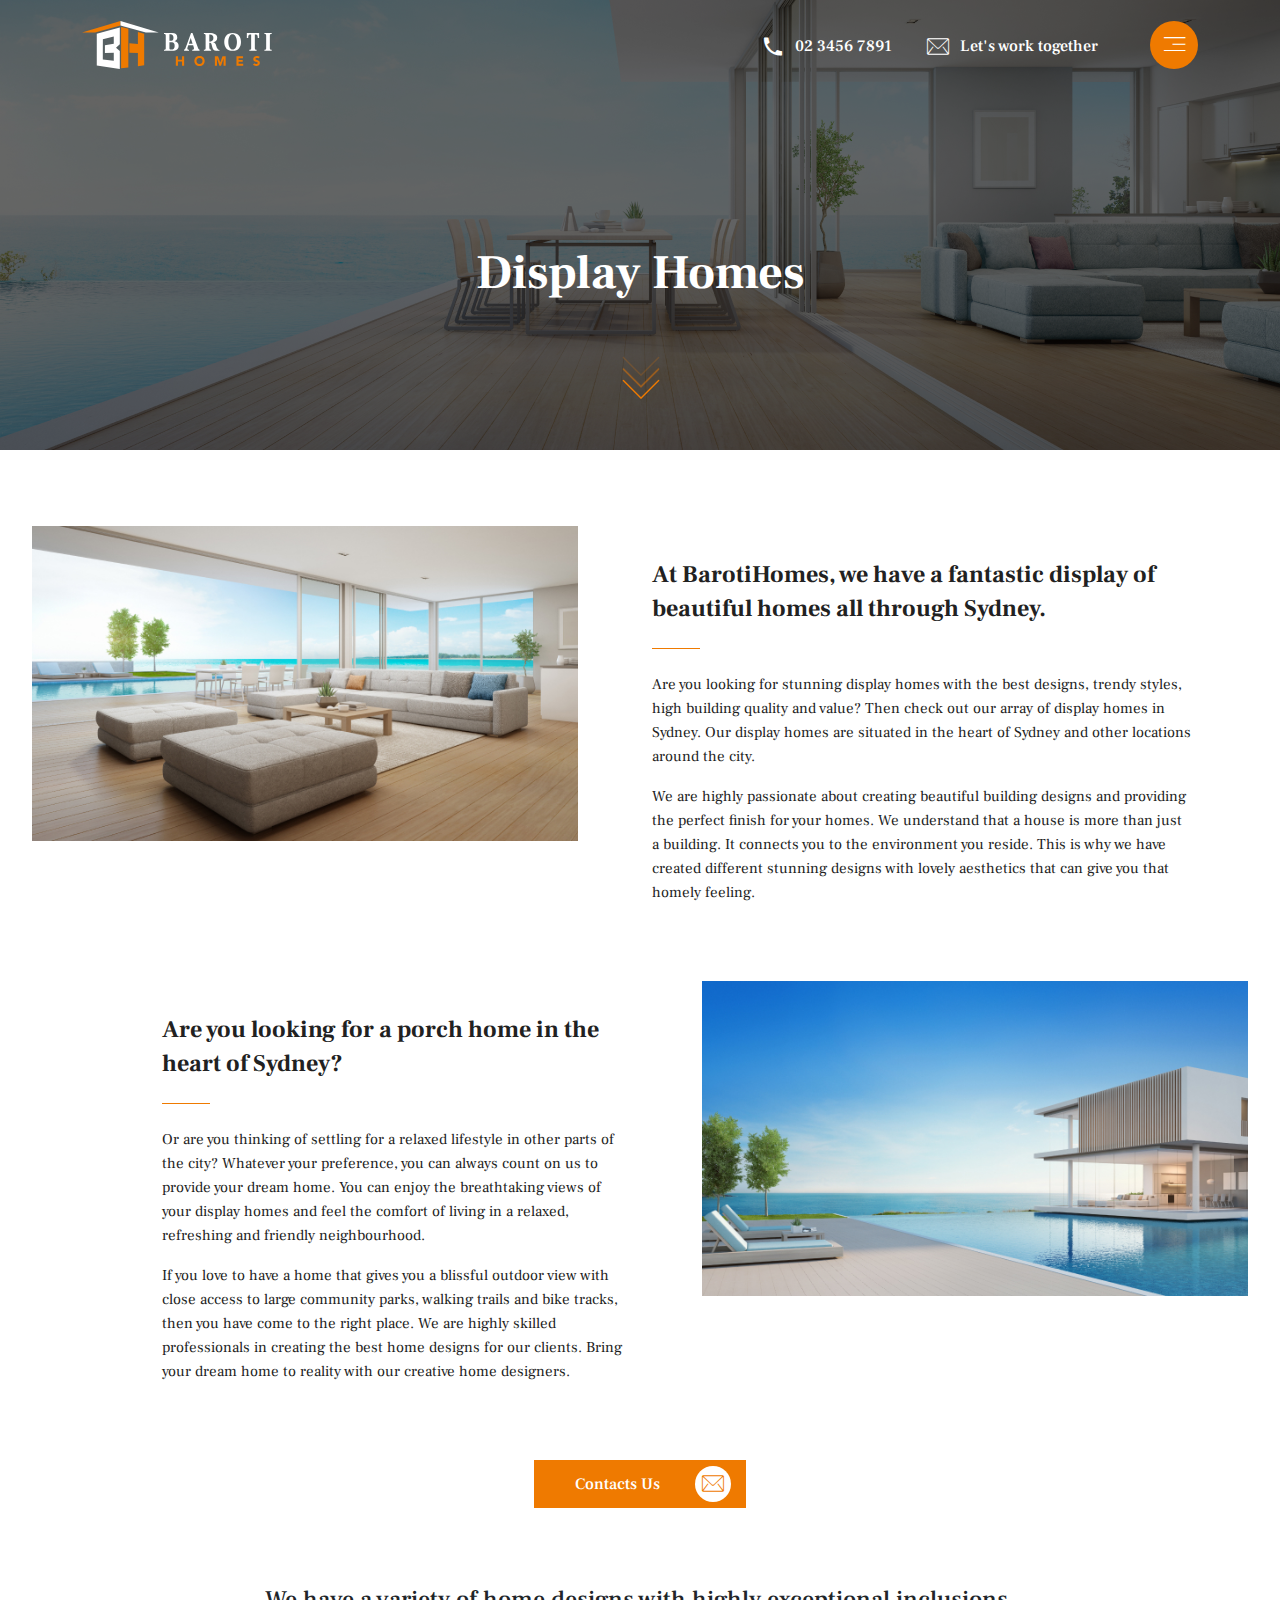
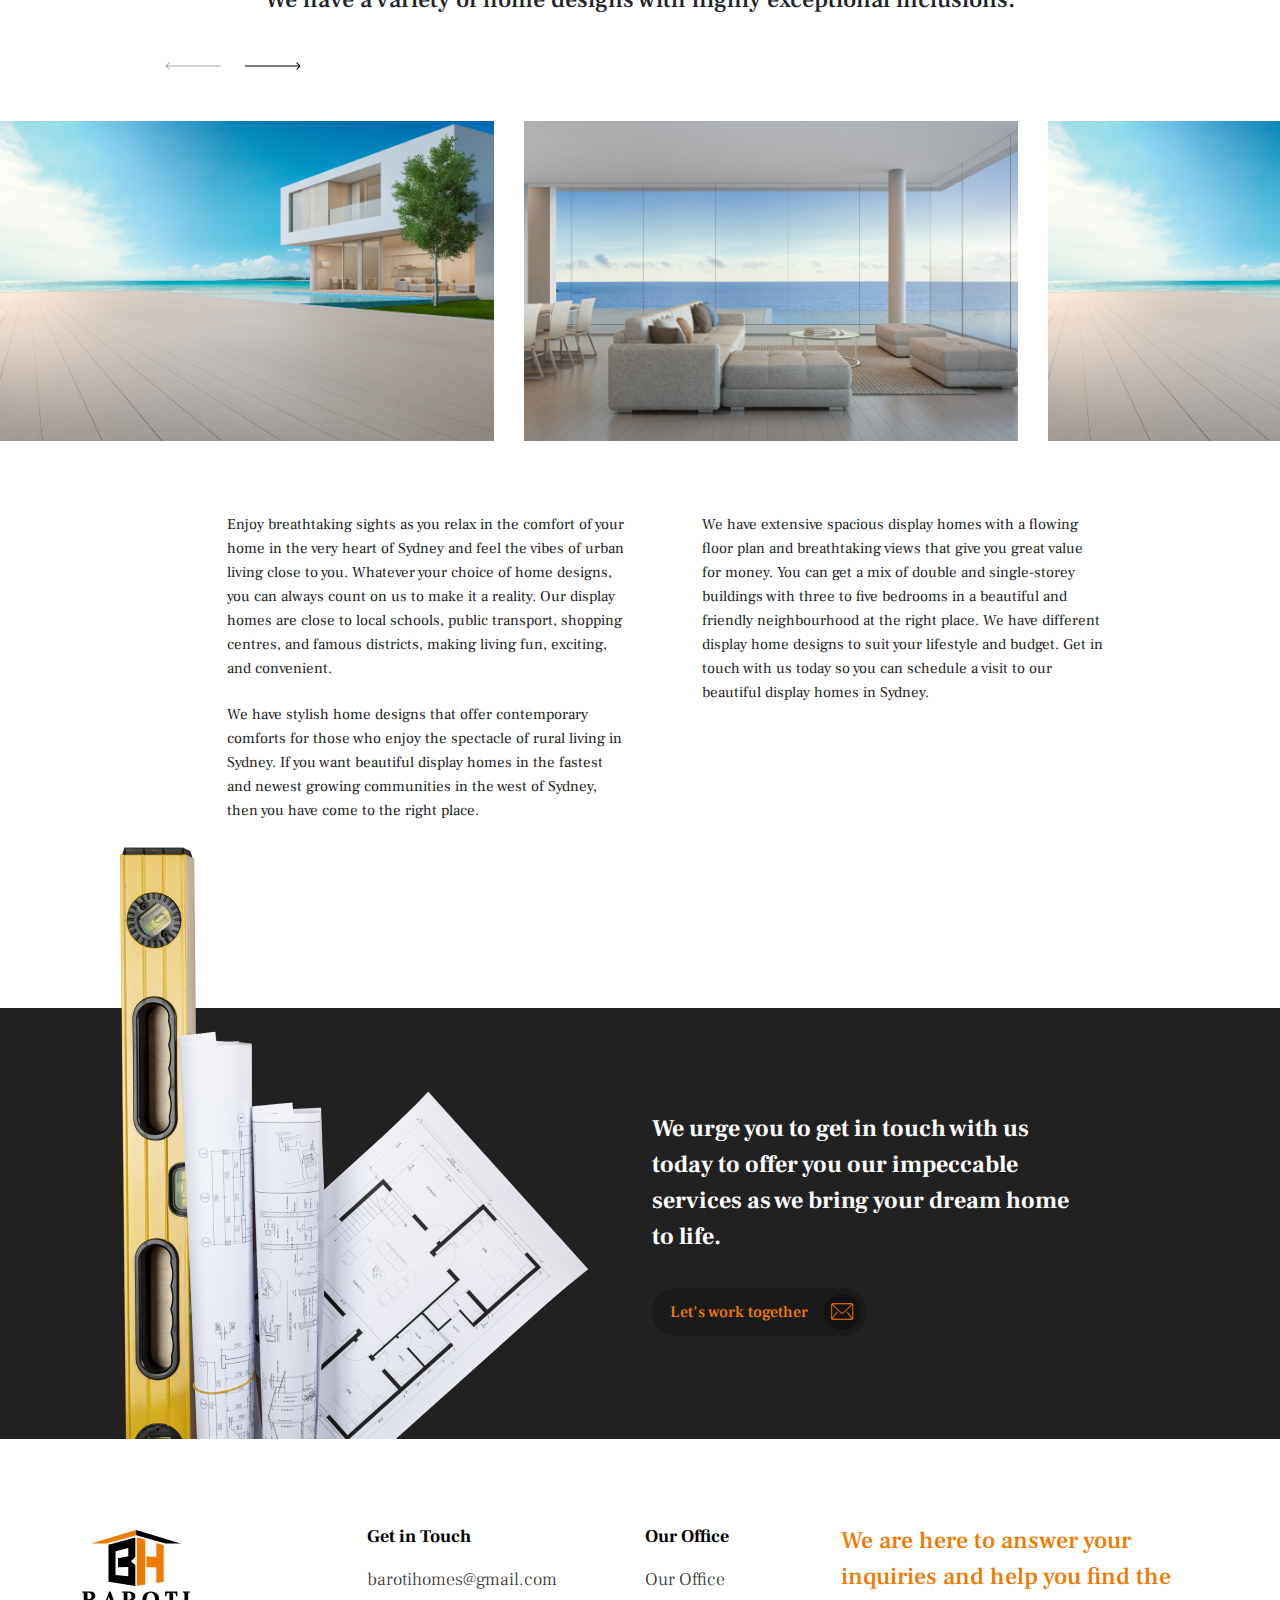
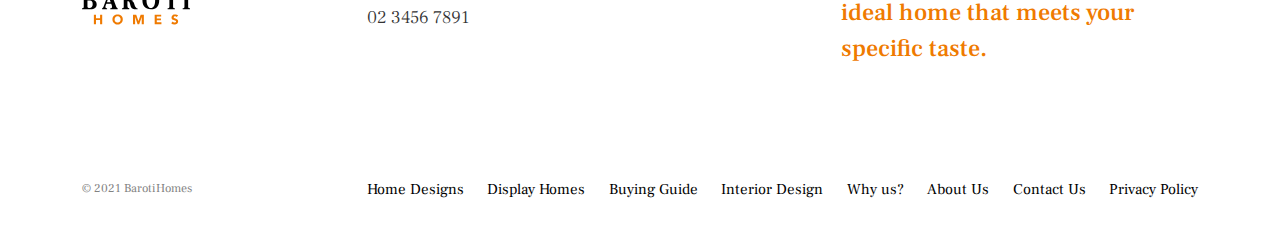
<file: display-homes.html>
<!DOCTYPE html>
<html lang="en">

<head>
    <meta charset="UTF-8">
    <meta http-equiv="X-UA-Compatible" content="IE=edge">
    <meta name="viewport" content="width=device-width, initial-scale=1.0">
    <title>Display Homes</title>
    <link rel="stylesheet" href="css/lib/bootstrap.min.css">
    <link rel="stylesheet" href="css/lib/swiper-bundle.min.css">
    <link rel="stylesheet" href="css/bundle.css">


</head>

<body>
    <header class="header">
        <div class="container">
            <div class="d-flex">
                <div class="header__logo">
                    <a href="index.html"><img src="img/logo.svg" alt="logo"></a>
                </div>
                <div class="header__rightsect">
                    <ul class="header__contacts">
                        <li class="icon-tel"><a href="tel:0234567891">02 3456 7891</a></li>
                        <li class="icon-mail"><a href="mailto:">Let's work together</a></li>
                    </ul>
                    <button class="burgerbtn">
                        <span class="icon-burger"></span>
                    </button>
                </div>
            </div>
        </div>
        <div class="menusection">
            <div class="menusection__topnav">
                <div class="container">
                    <div class="menusection__topnav-listwrap">
                        <ul>
                            <li class="icon-mail"><a href="mailto:">Let's work together</a></li>
                            <li class="close-menubtn"><a href="#">Close <img src="img/close-menu.png" alt="close"></a>
                            </li>
                        </ul>
                    </div>
                </div>
            </div>
            <div class="menusection__wrapcont">
                <div class="container">
                    <div class="row align-items-end">
                        <div class="col-lg-6 offset-lg-2 col-md-7">
                            <nav class="menusection__list">
                                <ul>
                                    <li><a href="#">Home Designs</a></li>
                                    <li><a href="#">Display Homes</a></li>
                                    <li><a href="#">Buying Guide</a></li>
                                    <li><a href="#">Interior Design</a></li>
                                    <li><a href="#">Why us?</a></li>
                                    <li><a href="#">About Us</a></li>
                                    <li><a href="#">Contact Us</a></li>
                                </ul>
                            </nav>
                        </div>
                        <div class="col-lg-4 col-md-5">
                            <ul class="menusection__contacts">
                                <li><a href="#">barotihomes@gmail.com</a></li>
                                <li><a href="#">02 3456 7891</a></li>
                                <li>Oran Park NSW 2570</li>
                            </ul>
                        </div>
                    </div>
                </div>
            </div>
        </div>
    </header>

    <main class="main">
        <div class="welcomescreen">
            <img class="welcomescreen__img" src="img/img2.jpg" alt="img">
            <div class="welcomescreen__content">
                <h1>Display Homes</h1>
            </div>
            <a href="#scrollcontent">
                <div class="tobottom">
                    <img src="img/tobottarr.png" alt="img">
                    <img src="img/tobottarr.png" alt="img">
                    <img src="img/tobottarr.png" alt="img">
                </div>
            </a>
        </div>

        <div id="scrollcontent" class="homedes-sect">
            <div class="container">
                <div class="hd-infoblock">
                    <div class="row">
                        <div class="col-lg-6">
                            <div class="hd-infoblock__img">
                                <img src="img/img3.jpg" alt="img">
                            </div>
                        </div>
                        <div class="col-lg-6">
                            <div class="hd-infoblock__descr">
                                <p class="title">
                                    At BarotiHomes, we have a fantastic display of beautiful homes all through Sydney.
                                </p>
                                <div class="descr">
                                    <p>
                                        Are you looking for stunning display homes with the best designs, trendy styles,
                                        high building quality and value? Then check out our array of display homes in
                                        Sydney. Our display homes are situated in the heart of Sydney and other
                                        locations around the city.
                                    </p>
                                    <p>
                                        We are highly passionate about creating beautiful building designs and providing
                                        the perfect finish for your homes. We understand that a house is more than just
                                        a building. It connects you to the environment you reside. This is why we have
                                        created different stunning designs with lovely aesthetics that can give you that
                                        homely feeling.
                                    </p>
                                </div>
                            </div>
                        </div>
                    </div>
                </div>
                <div class="hd-infoblock">
                    <div class="row">
                        <div class="col-lg-6">
                            <div class="hd-infoblock__img">
                                <img src="img/img4.jpg" alt="img">
                            </div>
                        </div>
                        <div class="col-lg-6">
                            <div class="hd-infoblock__descr">
                                <p class="title">
                                    Are you looking for a porch home in the heart of Sydney?
                                </p>
                                <div class="descr">
                                    <p>
                                        Or are you thinking of settling for a relaxed lifestyle in other parts of the
                                        city? Whatever your preference, you can always count on us to provide your dream
                                        home. You can enjoy the breathtaking views of your display homes and feel the
                                        comfort of living in a relaxed, refreshing and friendly neighbourhood.
                                    </p>
                                    <p>
                                        If you love to have a home that gives you a blissful outdoor view with close
                                        access to large community parks, walking trails and bike tracks, then you have
                                        come to the right place. We are highly skilled professionals in creating the
                                        best home designs for our clients. Bring your dream home to reality with our
                                        creative home designers.
                                    </p>
                                </div>
                            </div>
                        </div>
                    </div>
                </div>
                <div class="homedes-sect__btn">
                    <a href="#">
                        Contacts Us
                        <i class="icon-mail"></i>
                    </a>
                </div>
            </div>
        </div>

        <div class="interiordesign-slider disphomes">
            <h4 class="text-center">We have a variety of home designs with highly exceptional inclusions.</h4>
            <div class="swiper mySwiper">
                <div class="swiper-wrapper">
                    <div class="swiper-slide">
                        <img src="img/img5.jpg" alt="slide">
                    </div>
                    <div class="swiper-slide"><img src="img/img6.jpg" alt="slide"></div>
                    <div class="swiper-slide"><img src="img/img5.jpg" alt="slide"></div>
                    <div class="swiper-slide"><img src="img/img6.jpg" alt="slide"></div>
                </div>
                <div class="container">
                    <div class="row justify-content-center">
                        <div class="col-lg-10">
                            <div class="swiper-button-next"></div>
                            <div class="swiper-button-prev"></div>
                        </div>
                    </div>
                </div>
            </div>
        </div>

        <div class="twocolsect">
            <div class="container">
                <div class="row justify-content-center">
                    <div class="col-lg-5">
                        <div class="descrtext">
                            <p>
                                Enjoy breathtaking sights as you relax in the comfort of your home in the very heart of
                                Sydney and feel the vibes of urban living close to you. Whatever your choice of home
                                designs, you can always count on us to make it a reality.
                                Our display homes are close to local schools, public transport, shopping centres, and
                                famous districts, making living fun, exciting, and convenient.
                            </p>
                            <p>
                                We have stylish home designs that offer contemporary comforts for those who enjoy the
                                spectacle of rural living in Sydney. If you want beautiful display homes in the fastest
                                and newest growing communities in the west of Sydney, then you have come to the right
                                place.
                            </p>
                        </div>
                    </div>
                    <div class="col-lg-5">
                        <div class="descrtext">
                            <p>
                                We have extensive spacious display homes with a flowing floor plan and breathtaking
                                views that give you great value for money. You can get a mix of double and single-storey
                                buildings with three to five bedrooms in a beautiful and friendly neighbourhood at the
                                right place. We have different display home designs to suit your lifestyle and budget.
                                Get in touch with us today so you can schedule a visit to our beautiful display homes in
                                Sydney.
                            </p>
                        </div>
                    </div>
                </div>
            </div>
        </div>

        <div class="letsworktogether">
            <div class="letsworktogether__blackblock">
                <img class="letsworktogether__illustration" src="img/illustration1.png" alt="img">
                <div class="container">
                    <div class="row">
                        <div class="col-lg-6 offset-lg-6">
                            <div class="letsworktogether__textbox">
                                <p>
                                    We urge you to get in touch with us today to offer you our impeccable services as we
                                    bring your dream home to life.
                                </p>
                            </div>
                            <a href="#" class="bllink">
                                Let's work together
                                <i class="icon-mail"></i>
                            </a>
                        </div>
                    </div>
                </div>
            </div>
        </div>




    </main>

    <footer class="footer">
        <div class="container">
            <div class="footer__topsect">
                <div class="row">
                    <div class="col-md-3">
                        <div class="footer__logo">
                            <a href="index.html"><img src="img/logo-footer.svg" alt="logo"></a>
                        </div>
                    </div>
                    <div class="col-md-9">
                        <div class="footinfwrap">
                            <div class="footinf__left">
                                <div class="footer__listwrap">
                                    <p class="title">Get in Touch</p>
                                    <ul>
                                        <li><a href="mailto:barotihomes@gmail.com">barotihomes@gmail.com</a></li>
                                        <li><a href="tel:0234567891">02 3456 7891</a></li>
                                    </ul>
                                </div>
                                <div class="footer__listwrap">
                                    <p class="title">Our Office</p>
                                    <ul>
                                        <li>Our Office</li>
                                    </ul>
                                </div>
                            </div>
                            <div class="footinfright">
                                <p>
                                    We are here to answer your inquiries and help you find the ideal home that meets
                                    your specific taste.
                                </p>
                            </div>
                        </div>
                    </div>
                </div>
            </div>
            <div class="footer__bottomsect">
                <div class="row">
                    <div class="col-lg-3">
                        <p>© 2021 BarotiHomes</p>
                    </div>
                    <div class="col-lg-9">
                        <nav>
                            <ul>
                                <li><a href="#">Home Designs</a></li>
                                <li><a href="#">Display Homes</a></li>
                                <li><a href="#">Buying Guide</a></li>
                                <li><a href="#">Interior Design</a></li>
                                <li><a href="#">Why us?</a></li>
                                <li><a href="#">About Us</a></li>
                                <li><a href="#">Contact Us</a></li>
                                <li><a href="#">Privacy Policy</a></li>
                            </ul>
                        </nav>
                    </div>
                </div>
            </div>
        </div>
    </footer>



    <script src="https://code.jquery.com/jquery-3.6.0.min.js"
        integrity="sha256-/xUj+3OJU5yExlq6GSYGSHk7tPXikynS7ogEvDej/m4=" crossorigin="anonymous"></script>
    <script src="js/lib/swiper-bundle.min.js"></script>
    <script src="js/lib/bootstrap.min.js"></script>
    <script src="js/common.js"></script>
</body>

</html>
</file>
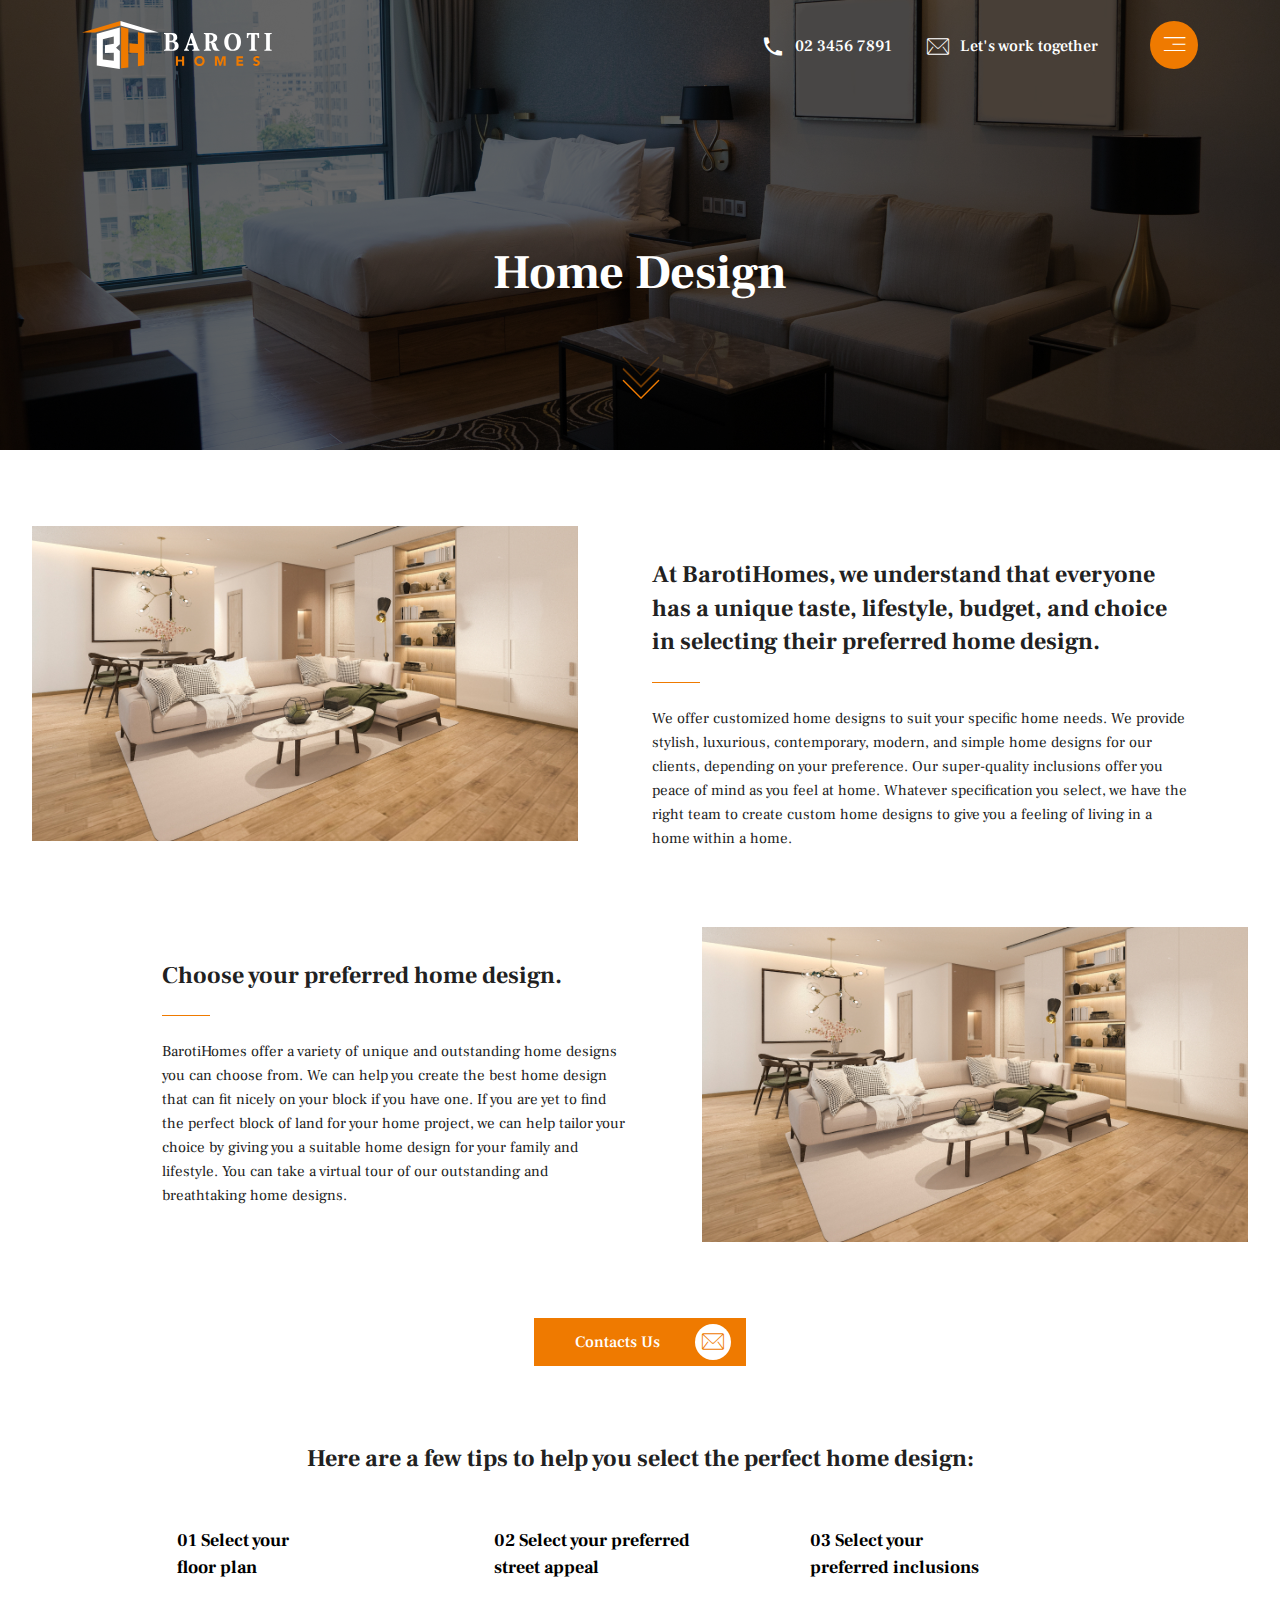
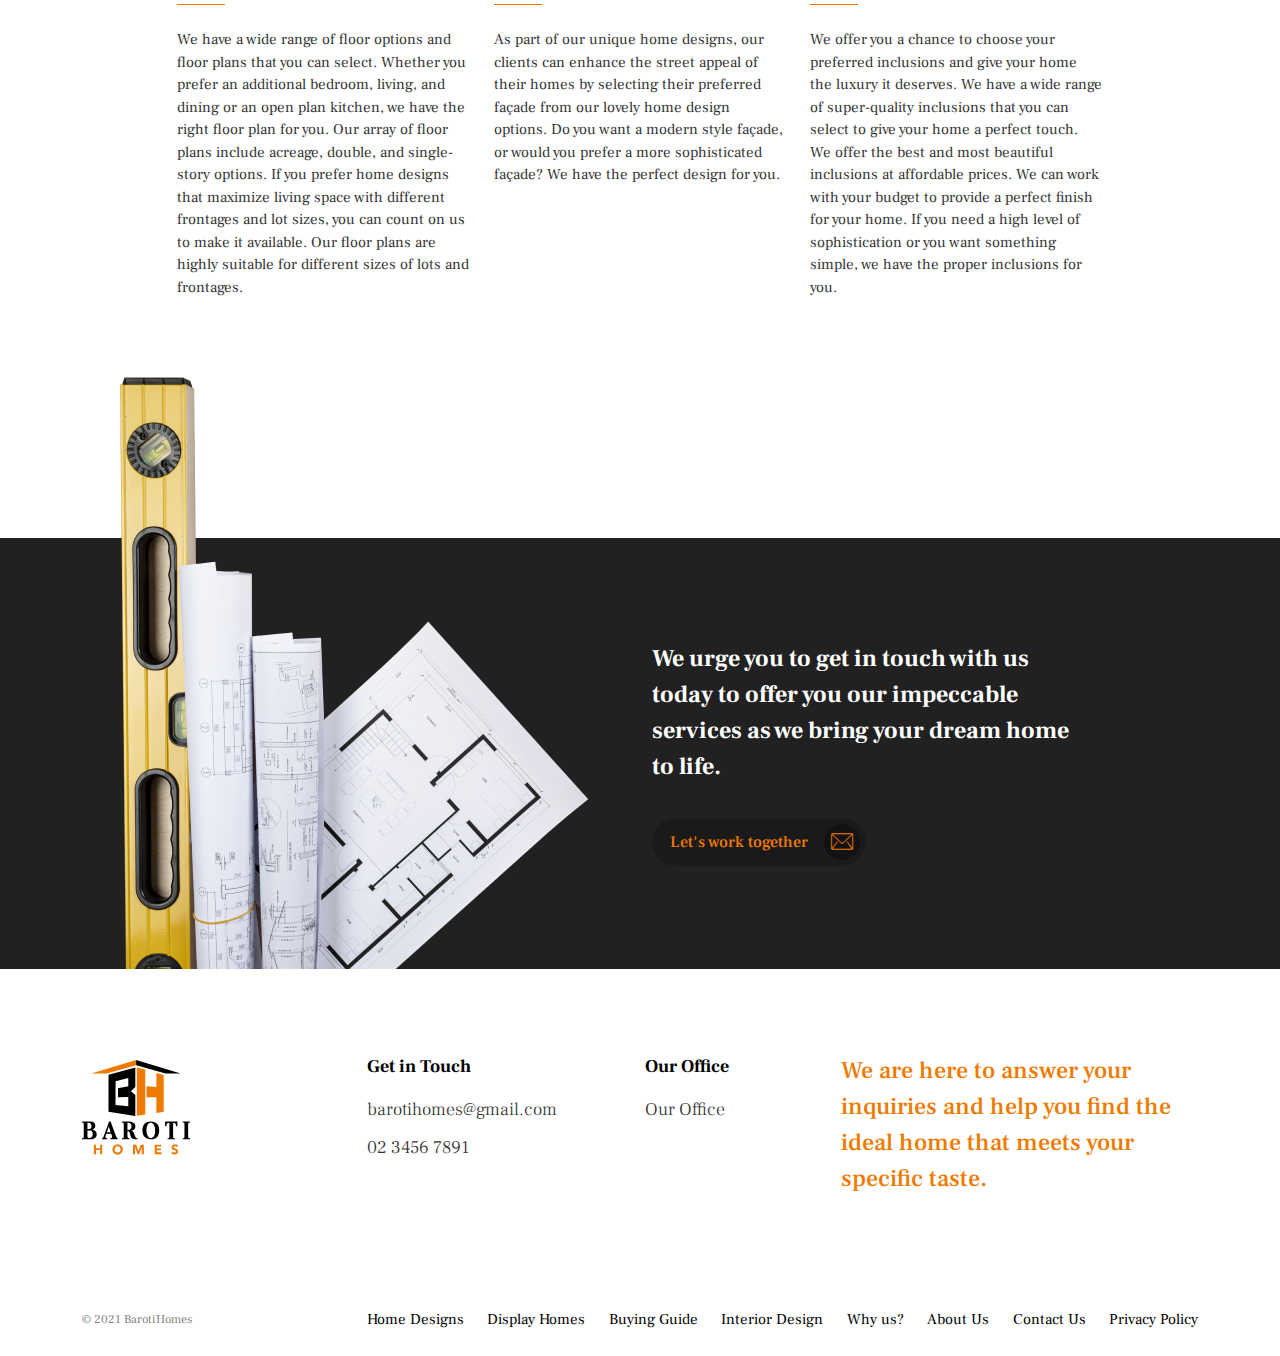
<file: home-design.html>
<!DOCTYPE html>
<html lang="en">

<head>
    <meta charset="UTF-8">
    <meta http-equiv="X-UA-Compatible" content="IE=edge">
    <meta name="viewport" content="width=device-width, initial-scale=1.0">
    <title>Home Design</title>
    <link rel="stylesheet" href="css/lib/bootstrap.min.css">
    <link rel="stylesheet" href="css/lib/swiper-bundle.min.css">
    <link rel="stylesheet" href="css/bundle.css">
</head>

<body>
    <header class="header">
        <div class="container">
            <div class="d-flex">
                <div class="header__logo">
                    <a href="index.html"><img src="img/logo.svg" alt="logo"></a>
                </div>
                <div class="header__rightsect">
                    <ul class="header__contacts">
                        <li class="icon-tel"><a href="tel:0234567891">02 3456 7891</a></li>
                        <li class="icon-mail"><a href="mailto:">Let's work together</a></li>
                    </ul>
                    <button class="burgerbtn">
                        <span class="icon-burger"></span>
                    </button>
                </div>
            </div>
        </div>
        <div class="menusection">
            <div class="menusection__topnav">
                <div class="container">
                    <div class="menusection__topnav-listwrap">
                        <ul>
                            <li class="icon-mail"><a href="mailto:">Let's work together</a></li>
                            <li class="close-menubtn"><a href="#">Close <img src="img/close-menu.png" alt="close"></a>
                            </li>
                        </ul>
                    </div>
                </div>
            </div>
            <div class="menusection__wrapcont">
                <div class="container">
                    <div class="row align-items-end">
                        <div class="col-lg-6 offset-lg-2 col-md-7">
                            <nav class="menusection__list">
                                <ul>
                                    <li><a href="#">Home Designs</a></li>
                                    <li><a href="#">Display Homes</a></li>
                                    <li><a href="#">Buying Guide</a></li>
                                    <li><a href="#">Interior Design</a></li>
                                    <li><a href="#">Why us?</a></li>
                                    <li><a href="#">About Us</a></li>
                                    <li><a href="#">Contact Us</a></li>
                                </ul>
                            </nav>
                        </div>
                        <div class="col-lg-4 col-md-5">
                            <ul class="menusection__contacts">
                                <li><a href="#">barotihomes@gmail.com</a></li>
                                <li><a href="#">02 3456 7891</a></li>
                                <li>Oran Park NSW 2570</li>
                            </ul>
                        </div>
                    </div>
                </div>
            </div>
        </div>
    </header>

    <main class="main">
        <div class="welcomescreen">
            <img class="welcomescreen__img" src="img/mianpic.jpg" alt="img">
            <div class="welcomescreen__content">
                <h1>Home Design</h1>
            </div>
            <a href="#scrollcontent">
                <div class="tobottom">
                    <img src="img/tobottarr.png" alt="img">
                    <img src="img/tobottarr.png" alt="img">
                    <img src="img/tobottarr.png" alt="img">
                </div>
            </a>
        </div>
        <div id="scrollcontent" class="homedes-sect">
            <div class="container">
                <div class="hd-infoblock">
                    <div class="row">
                        <div class="col-lg-6">
                            <div class="hd-infoblock__img">
                                <img src="img/homedespic1.jpg" alt="img">
                            </div>
                        </div>
                        <div class="col-lg-6">
                            <div class="hd-infoblock__descr">
                                <p class="title">
                                    At BarotiHomes, we understand that everyone has a unique taste, lifestyle, budget,
                                    and choice in selecting their preferred home design.
                                </p>
                                <div class="descr">
                                    <p>
                                        We offer customized home designs to suit your specific home needs. We provide
                                        stylish, luxurious, contemporary, modern, and simple home designs for our
                                        clients,
                                        depending on your preference. Our super-quality inclusions offer you peace of
                                        mind
                                        as you feel at home. Whatever specification you select, we have the right team
                                        to
                                        create custom home designs to give you a feeling of living in a home within a
                                        home.
                                    </p>
                                </div>
                            </div>
                        </div>
                    </div>
                </div>
                <div class="hd-infoblock">
                    <div class="row">
                        <div class="col-lg-6">
                            <div class="hd-infoblock__img">
                                <img src="img/homedespic1.jpg" alt="img">
                            </div>
                        </div>
                        <div class="col-lg-6">
                            <div class="hd-infoblock__descr">
                                <p class="title">
                                    Choose your preferred home design.
                                </p>
                                <div class="descr">
                                    <p>
                                        BarotiHomes offer a variety of unique and outstanding home designs you can
                                        choose from. We can help you create the best home design that can fit nicely on
                                        your block if you have one. If you are yet to find the perfect block of land for
                                        your home project, we can help tailor your choice by giving you a suitable home
                                        design for your family and lifestyle. You can take a virtual tour of our
                                        outstanding and breathtaking home designs.
                                    </p>
                                </div>
                            </div>
                        </div>
                    </div>
                </div>
                <div class="homedes-sect__btn">
                    <a href="#">
                        Contacts Us
                        <i class="icon-mail"></i>
                    </a>
                </div>
            </div>
        </div>
        <div class="threecolssect">
            <div class="container">
                <h4>Here are a few tips to help you select the perfect home design:</h4>
                <div class="row justify-content-center">
                    <div class="col-lg-10">
                        <div class="row">
                            <div class="col-lg-4">
                                <div class="threecolssect__col">
                                    <p class="title">
                                        01 Select your<br> floor plan
                                    </p>
                                    <div class="descr">
                                        <p>
                                            We have a wide range of floor options and floor plans that you can select.
                                            Whether you prefer an additional bedroom, living, and dining or an open plan
                                            kitchen, we have the right floor plan for you. Our array of floor plans
                                            include acreage, double, and single-story options. If you prefer home
                                            designs that maximize living space with different frontages and lot sizes,
                                            you can count on us to make it available. Our floor plans are highly
                                            suitable for different sizes of lots and frontages.
                                        </p>
                                    </div>
                                </div>
                            </div>
                            <div class="col-lg-4">
                                <div class="threecolssect__col">
                                    <p class="title">
                                        02 Select your preferred<br> street appeal
                                    </p>
                                    <div class="descr">
                                        <p>
                                            As part of our unique home designs, our clients can enhance the street
                                            appeal of their homes by selecting their preferred façade from our lovely
                                            home design options. Do you want a modern style façade, or would you prefer
                                            a more sophisticated façade? We have the perfect design for you.
                                        </p>
                                    </div>
                                </div>
                            </div>
                            <div class="col-lg-4">
                                <div class="threecolssect__col">
                                    <p class="title">
                                        03 Select your<br> preferred inclusions
                                    </p>
                                    <div class="descr">
                                        <p>
                                            We offer you a chance to choose your preferred inclusions and give your home
                                            the luxury it deserves. We have a wide range of super-quality inclusions
                                            that you can select to give your home a perfect touch. We offer the best and
                                            most beautiful inclusions at affordable prices. We can work with your budget
                                            to provide a perfect finish for your home. If you need a high level of
                                            sophistication or you want something simple, we have the proper inclusions
                                            for you.
                                        </p>
                                    </div>
                                </div>
                            </div>
                        </div>
                    </div>
                </div>
            </div>
        </div>
        <div class="letsworktogether">
            <div class="letsworktogether__blackblock">
                <img class="letsworktogether__illustration" src="img/illustration1.png" alt="img">
                <div class="container">
                    <div class="row">
                        <div class="col-lg-6 offset-lg-6">
                            <div class="letsworktogether__textbox">
                                <p>
                                    We urge you to get in touch with us today to offer you our impeccable services as we
                                    bring your dream home to life.
                                </p>
                            </div>
                            <a href="#" class="bllink">
                                Let's work together
                                <i class="icon-mail"></i>
                            </a>
                        </div>
                    </div>
                </div>
            </div>
        </div>



    </main>

    <footer class="footer">
        <div class="container">
            <div class="footer__topsect">
                <div class="row">
                    <div class="col-md-3">
                        <div class="footer__logo">
                            <a href="index.html"><img src="img/logo-footer.svg" alt="logo"></a>
                        </div>
                    </div>
                    <div class="col-md-9">
                        <div class="footinfwrap">
                            <div class="footinf__left">
                                <div class="footer__listwrap">
                                    <p class="title">Get in Touch</p>
                                    <ul>
                                        <li><a href="mailto:barotihomes@gmail.com">barotihomes@gmail.com</a></li>
                                        <li><a href="tel:0234567891">02 3456 7891</a></li>
                                    </ul>
                                </div>
                                <div class="footer__listwrap">
                                    <p class="title">Our Office</p>
                                    <ul>
                                        <li>Our Office</li>
                                    </ul>
                                </div>
                            </div>
                            <div class="footinfright">
                                <p>
                                    We are here to answer your inquiries and help you find the ideal home that meets
                                    your specific taste.
                                </p>
                            </div>
                        </div>
                    </div>
                </div>
            </div>
            <div class="footer__bottomsect">
                <div class="row">
                    <div class="col-lg-3">
                        <p>© 2021 BarotiHomes</p>
                    </div>
                    <div class="col-lg-9">
                        <nav>
                            <ul>
                                <li><a href="#">Home Designs</a></li>
                                <li><a href="#">Display Homes</a></li>
                                <li><a href="#">Buying Guide</a></li>
                                <li><a href="#">Interior Design</a></li>
                                <li><a href="#">Why us?</a></li>
                                <li><a href="#">About Us</a></li>
                                <li><a href="#">Contact Us</a></li>
                                <li><a href="#">Privacy Policy</a></li>
                            </ul>
                        </nav>
                    </div>
                </div>
            </div>
        </div>
    </footer>



    <script src="https://code.jquery.com/jquery-3.6.0.min.js"
        integrity="sha256-/xUj+3OJU5yExlq6GSYGSHk7tPXikynS7ogEvDej/m4=" crossorigin="anonymous"></script>
    <script src="js/lib/swiper-bundle.min.js"></script>
    <script src="js/lib/bootstrap.min.js"></script>
    <script src="js/common.js"></script>
</body>

</html>
</file>
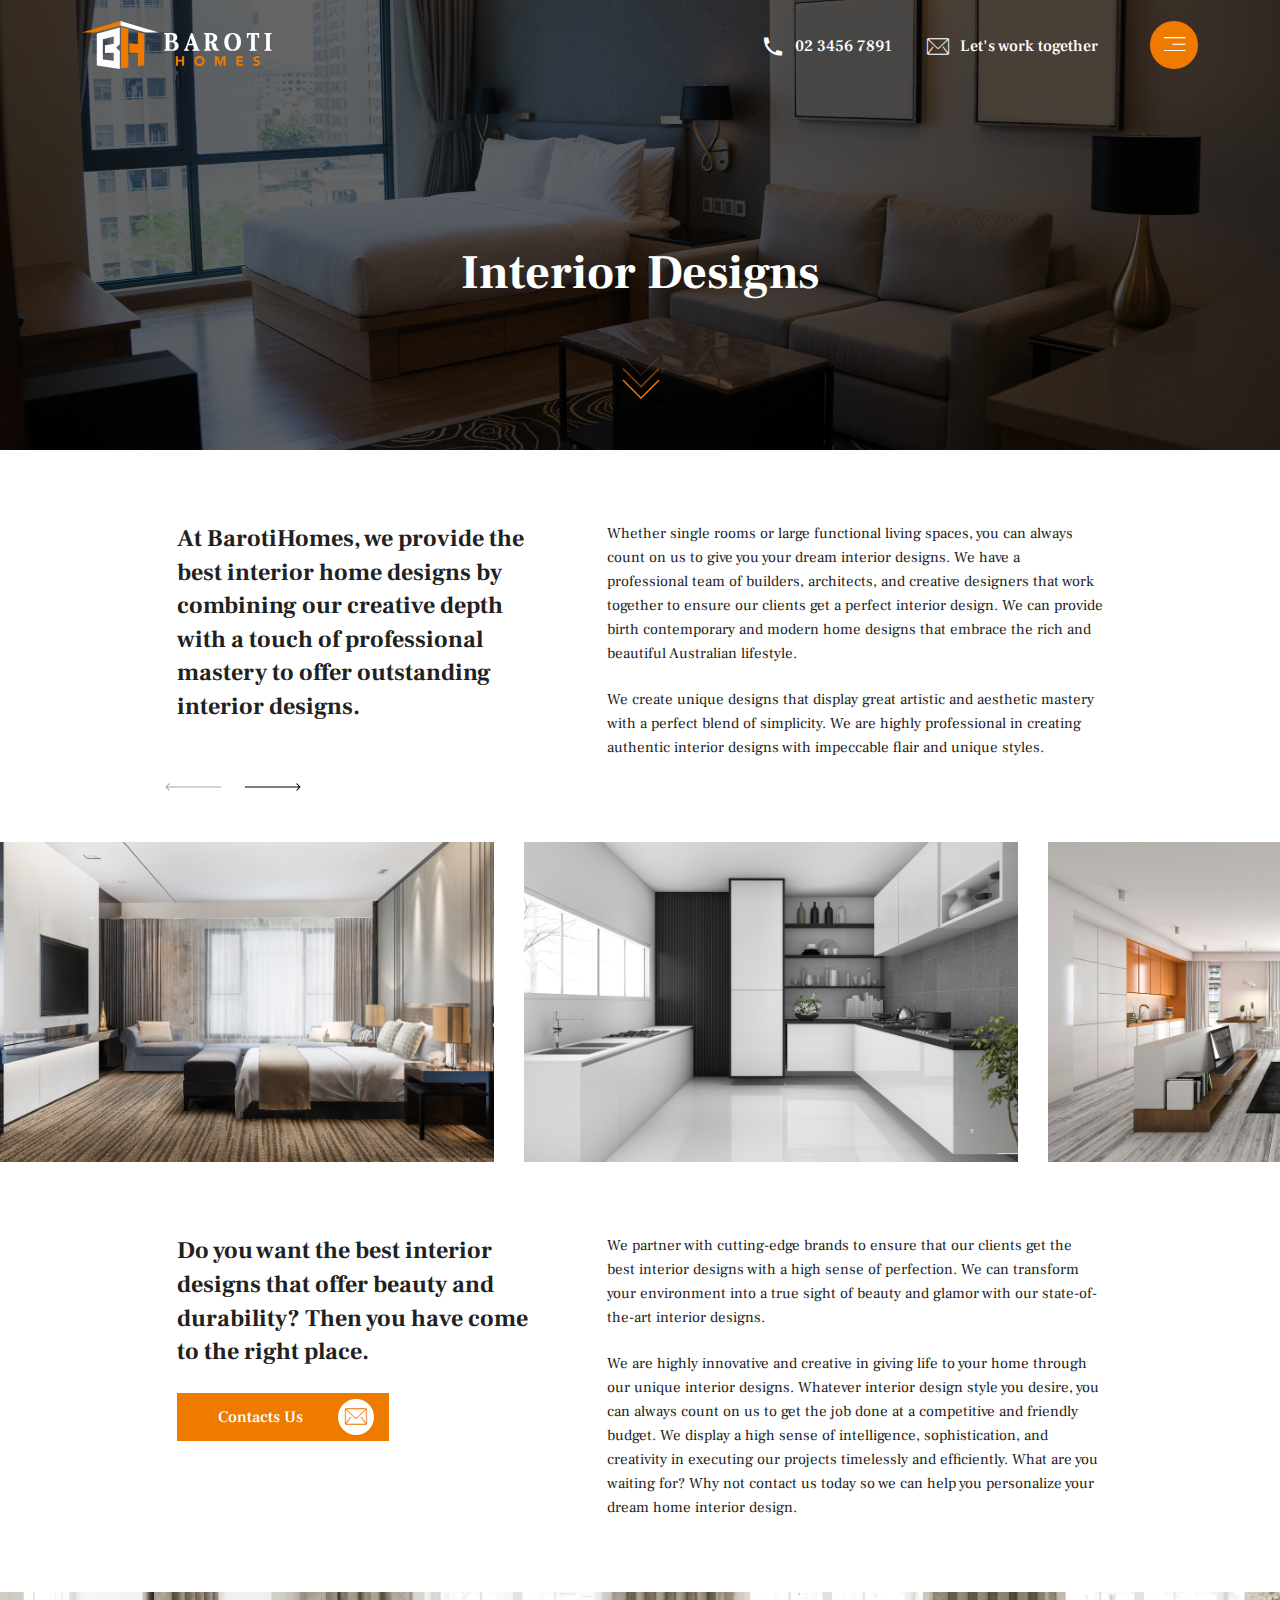
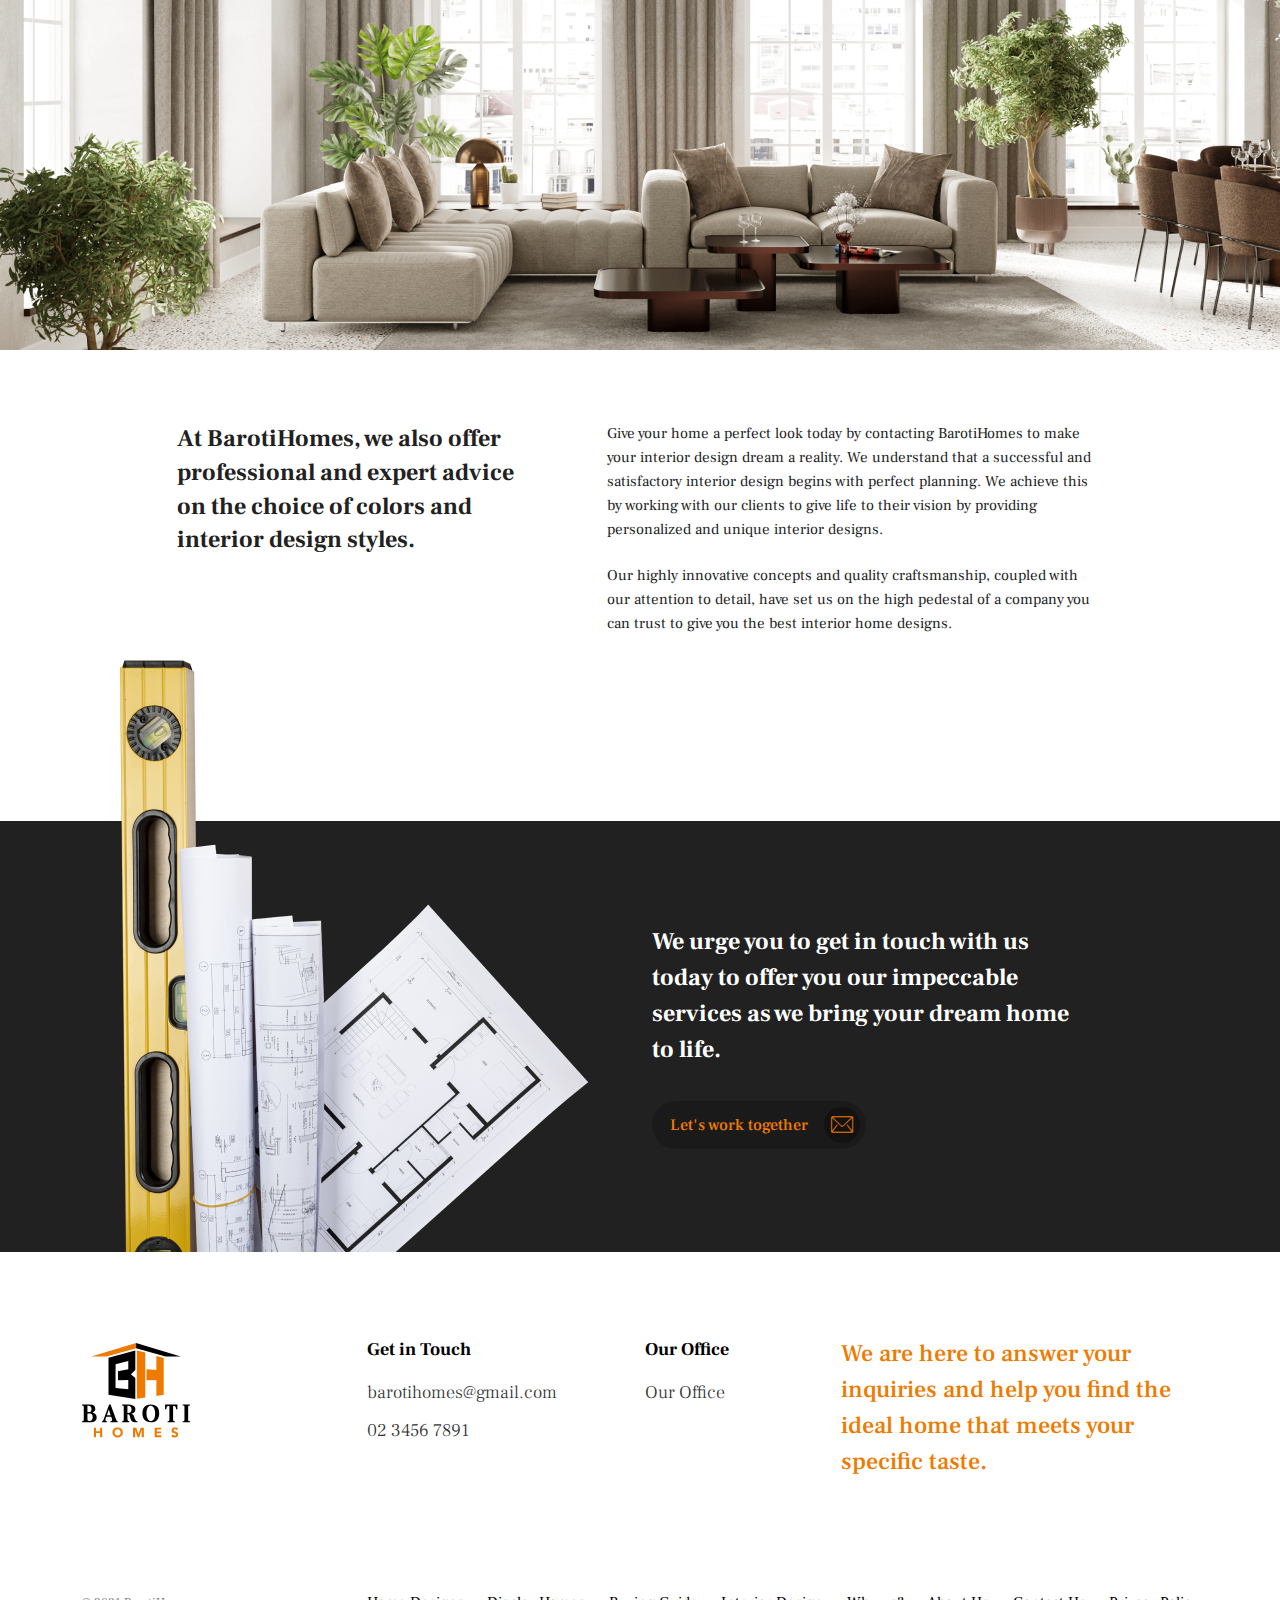
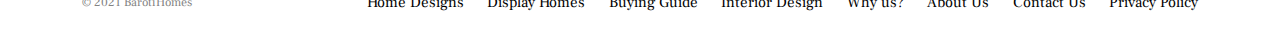
<file: interior-design.html>
<!DOCTYPE html>
<html lang="en">

<head>
    <meta charset="UTF-8">
    <meta http-equiv="X-UA-Compatible" content="IE=edge">
    <meta name="viewport" content="width=device-width, initial-scale=1.0">
    <title>Interiar Design</title>
    <link rel="stylesheet" href="css/lib/bootstrap.min.css">
    <link rel="stylesheet" href="css/lib/swiper-bundle.min.css">
    <link rel="stylesheet" href="css/bundle.css">


</head>

<body>
    <header class="header">
        <div class="container">
            <div class="d-flex">
                <div class="header__logo">
                    <a href="index.html"><img src="img/logo.svg" alt="logo"></a>
                </div>
                <div class="header__rightsect">
                    <ul class="header__contacts">
                        <li class="icon-tel"><a href="tel:0234567891">02 3456 7891</a></li>
                        <li class="icon-mail"><a href="mailto:">Let's work together</a></li>
                    </ul>
                    <button class="burgerbtn">
                        <span class="icon-burger"></span>
                    </button>
                </div>
            </div>
        </div>
        <div class="menusection">
            <div class="menusection__topnav">
                <div class="container">
                    <div class="menusection__topnav-listwrap">
                        <ul>
                            <li class="icon-mail"><a href="mailto:">Let's work together</a></li>
                            <li class="close-menubtn"><a href="#">Close <img src="img/close-menu.png" alt="close"></a>
                            </li>
                        </ul>
                    </div>
                </div>
            </div>
            <div class="menusection__wrapcont">
                <div class="container">
                    <div class="row align-items-end">
                        <div class="col-lg-6 offset-lg-2 col-md-7">
                            <nav class="menusection__list">
                                <ul>
                                    <li><a href="#">Home Designs</a></li>
                                    <li><a href="#">Display Homes</a></li>
                                    <li><a href="#">Buying Guide</a></li>
                                    <li><a href="#">Interior Design</a></li>
                                    <li><a href="#">Why us?</a></li>
                                    <li><a href="#">About Us</a></li>
                                    <li><a href="#">Contact Us</a></li>
                                </ul>
                            </nav>
                        </div>
                        <div class="col-lg-4 col-md-5">
                            <ul class="menusection__contacts">
                                <li><a href="#">barotihomes@gmail.com</a></li>
                                <li><a href="#">02 3456 7891</a></li>
                                <li>Oran Park NSW 2570</li>
                            </ul>
                        </div>
                    </div>
                </div>
            </div>
        </div>
    </header>

    <main class="main">
        <div class="welcomescreen">
            <img class="welcomescreen__img" src="img/mianpic.jpg" alt="img">
            <div class="welcomescreen__content">
                <h1>Interior Designs</h1>
            </div>
            <a href="#scrollcontent">
                <div class="tobottom">
                    <img src="img/tobottarr.png" alt="img">
                    <img src="img/tobottarr.png" alt="img">
                    <img src="img/tobottarr.png" alt="img">
                </div>
            </a>
        </div>

        <div class="twocolsect" id="scrollcontent">
            <div class="container">
                <div class="row justify-content-center">
                    <div class="col-lg-4">
                        <div class="tittext">
                            <p>
                                At BarotiHomes, we provide the best interior home designs by combining our creative
                                depth with a touch of professional mastery to offer outstanding interior designs.
                            </p>
                        </div>
                    </div>
                    <div class="col-lg-6">
                        <div class="descrtext">
                            <p>
                                Whether single rooms or large functional living spaces, you can always count on us to
                                give you your dream interior designs. We have a professional team of builders,
                                architects, and creative designers that work together to ensure our clients get a
                                perfect interior design. We can provide birth contemporary and modern home designs that
                                embrace the rich and beautiful Australian lifestyle.
                            </p>
                            <p>
                                We create unique designs that display great artistic and aesthetic mastery with a
                                perfect blend of simplicity. We are highly professional in creating authentic interior
                                designs with impeccable flair and unique styles.
                            </p>
                        </div>
                    </div>
                </div>
            </div>
        </div>

        <div class="interiordesign-slider">
            <div class="swiper mySwiper">
                <div class="swiper-wrapper">
                    <div class="swiper-slide">
                        <img src="img/slide1.jpg" alt="slide">
                    </div>
                    <div class="swiper-slide"><img src="img/slide2.jpg" alt="slide"></div>
                    <div class="swiper-slide"><img src="img/slide3.jpg" alt="slide"></div>
                    <div class="swiper-slide"><img src="img/slide2.jpg" alt="slide"></div>
                </div>
                <div class="container">
                    <div class="row justify-content-center">
                        <div class="col-lg-10">
                            <div class="swiper-button-next"></div>
                            <div class="swiper-button-prev"></div>
                        </div>
                    </div>
                </div>
            </div>
        </div>

        <div class="twocolsect p72">
            <div class="container">
                <div class="row justify-content-center">
                    <div class="col-lg-4">
                        <div class="tittext">
                            <p>
                                Do you want the best interior designs that offer beauty and durability? Then you have
                                come to the right place.
                            </p>
                        </div>
                        <div class="homedes-sect__btn interdes">
                            <a href="#">
                                Contacts Us
                                <i class="icon-mail"></i>
                            </a>
                        </div>
                    </div>
                    <div class="col-lg-6">
                        <div class="descrtext">
                            <p>
                                We partner with cutting-edge brands to ensure that our clients get the best interior
                                designs with a high sense of perfection. We can transform your environment into a true
                                sight of beauty and glamor with our state-of-the-art interior designs.
                            </p>
                            <p>
                                We are highly innovative and creative in giving life to your home through our unique
                                interior designs. Whatever interior design style you desire, you can always count on us
                                to get the job done at a competitive and friendly budget. We display a high sense of
                                intelligence, sophistication, and creativity in executing our projects timelessly and
                                efficiently. What are you waiting for? Why not contact us today so we can help you
                                personalize your dream home interior design.
                            </p>
                        </div>
                    </div>
                </div>
            </div>
        </div>

        <div class="imgfullwidth">
            <img src="img/img1.jpg" alt="img">
        </div>

        <div class="twocolsect">
            <div class="container">
                <div class="row justify-content-center">
                    <div class="col-lg-4">
                        <div class="tittext">
                            <p>
                                At BarotiHomes, we also offer professional and expert advice on the choice of colors and
                                interior design styles.
                            </p>
                        </div>
                    </div>
                    <div class="col-lg-6">
                        <div class="descrtext">
                            <p>
                                Give your home a perfect look today by contacting BarotiHomes to make your interior
                                design dream a reality. We understand that a successful and satisfactory interior design
                                begins with perfect planning. We achieve this by working with our clients to give life
                                to their vision by providing personalized and unique interior designs.
                            </p>
                            <p>
                                Our highly innovative concepts and quality craftsmanship, coupled with our attention to
                                detail, have set us on the high pedestal of a company you can trust to give you the best
                                interior home designs.
                            </p>
                        </div>
                    </div>
                </div>
            </div>
        </div>

        <div class="letsworktogether">
            <div class="letsworktogether__blackblock">
                <img class="letsworktogether__illustration" src="img/illustration1.png" alt="img">
                <div class="container">
                    <div class="row">
                        <div class="col-lg-6 offset-lg-6">
                            <div class="letsworktogether__textbox">
                                <p>
                                    We urge you to get in touch with us today to offer you our impeccable services as we
                                    bring your dream home to life.
                                </p>
                            </div>
                            <a href="#" class="bllink">
                                Let's work together
                                <i class="icon-mail"></i>
                            </a>
                        </div>
                    </div>
                </div>
            </div>
        </div>

    </main>

    <footer class="footer">
        <div class="container">
            <div class="footer__topsect">
                <div class="row">
                    <div class="col-md-3">
                        <div class="footer__logo">
                            <a href="index.html"><img src="img/logo-footer.svg" alt="logo"></a>
                        </div>
                    </div>
                    <div class="col-md-9">
                        <div class="footinfwrap">
                            <div class="footinf__left">
                                <div class="footer__listwrap">
                                    <p class="title">Get in Touch</p>
                                    <ul>
                                        <li><a href="mailto:barotihomes@gmail.com">barotihomes@gmail.com</a></li>
                                        <li><a href="tel:0234567891">02 3456 7891</a></li>
                                    </ul>
                                </div>
                                <div class="footer__listwrap">
                                    <p class="title">Our Office</p>
                                    <ul>
                                        <li>Our Office</li>
                                    </ul>
                                </div>
                            </div>
                            <div class="footinfright">
                                <p>
                                    We are here to answer your inquiries and help you find the ideal home that meets
                                    your specific taste.
                                </p>
                            </div>
                        </div>
                    </div>
                </div>
            </div>
            <div class="footer__bottomsect">
                <div class="row">
                    <div class="col-lg-3">
                        <p>© 2021 BarotiHomes</p>
                    </div>
                    <div class="col-lg-9">
                        <nav>
                            <ul>
                                <li><a href="#">Home Designs</a></li>
                                <li><a href="#">Display Homes</a></li>
                                <li><a href="#">Buying Guide</a></li>
                                <li><a href="#">Interior Design</a></li>
                                <li><a href="#">Why us?</a></li>
                                <li><a href="#">About Us</a></li>
                                <li><a href="#">Contact Us</a></li>
                                <li><a href="#">Privacy Policy</a></li>
                            </ul>
                        </nav>
                    </div>
                </div>
            </div>
        </div>
    </footer>



    <script src="https://code.jquery.com/jquery-3.6.0.min.js"
        integrity="sha256-/xUj+3OJU5yExlq6GSYGSHk7tPXikynS7ogEvDej/m4=" crossorigin="anonymous"></script>
    <script src="js/lib/swiper-bundle.min.js"></script>
    <script src="js/lib/bootstrap.min.js"></script>
    <script src="js/common.js"></script>
</body>

</html>
</file>
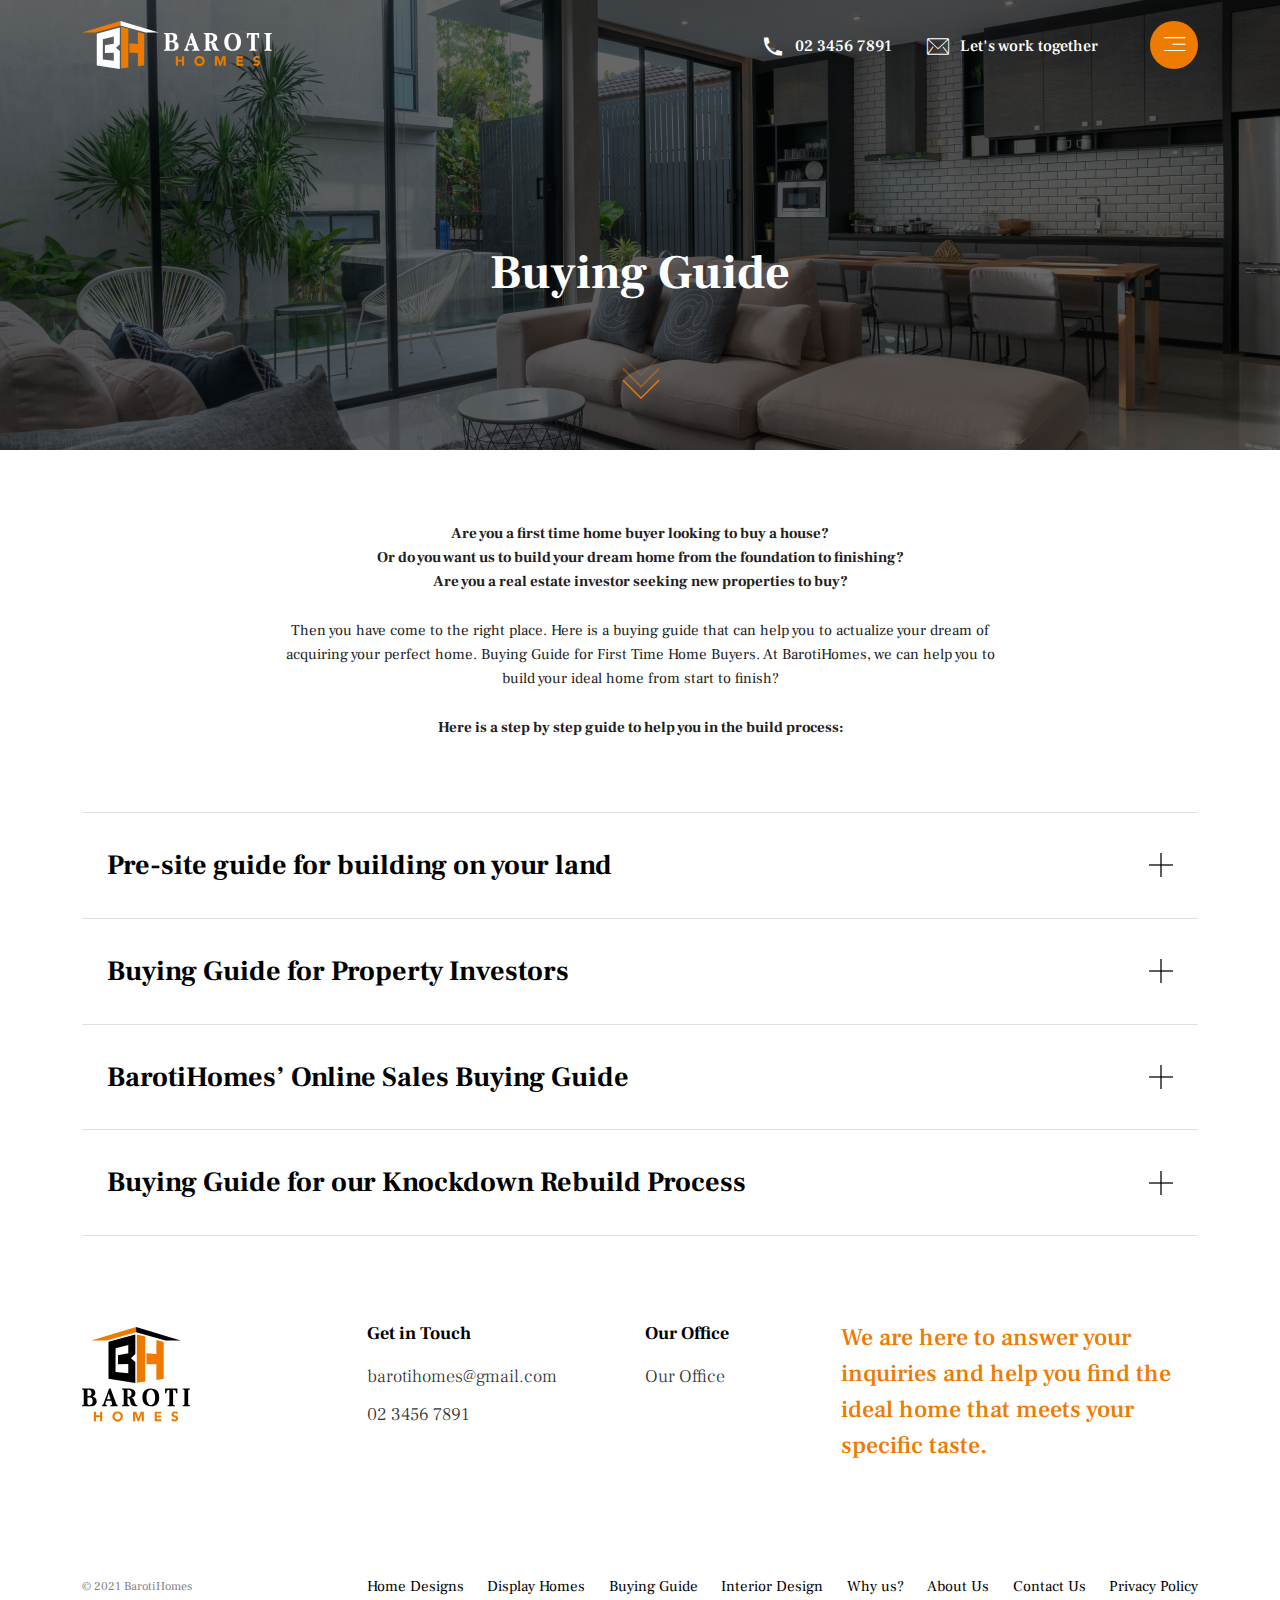
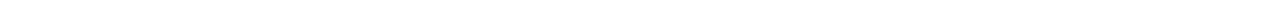
<file: services.html>
<!DOCTYPE html>
<html lang="en">

<head>
    <meta charset="UTF-8">
    <meta http-equiv="X-UA-Compatible" content="IE=edge">
    <meta name="viewport" content="width=device-width, initial-scale=1.0">
    <title>Services</title>
    <link rel="stylesheet" href="css/lib/bootstrap.min.css">
    <link rel="stylesheet" href="css/lib/swiper-bundle.min.css">
    <link rel="stylesheet" href="css/bundle.css">


</head>

<body>
    <header class="header">
        <div class="container">
            <div class="d-flex">
                <div class="header__logo">
                    <a href="index.html"><img src="img/logo.svg" alt="logo"></a>
                </div>
                <div class="header__rightsect">
                    <ul class="header__contacts">
                        <li class="icon-tel"><a href="tel:0234567891">02 3456 7891</a></li>
                        <li class="icon-mail"><a href="mailto:">Let's work together</a></li>
                    </ul>
                    <button class="burgerbtn">
                        <span class="icon-burger"></span>
                    </button>
                </div>
            </div>
        </div>
        <div class="menusection">
            <div class="menusection__topnav">
                <div class="container">
                    <div class="menusection__topnav-listwrap">
                        <ul>
                            <li class="icon-mail"><a href="mailto:">Let's work together</a></li>
                            <li class="close-menubtn"><a href="#">Close <img src="img/close-menu.png" alt="close"></a>
                            </li>
                        </ul>
                    </div>
                </div>
            </div>
            <div class="menusection__wrapcont">
                <div class="container">
                    <div class="row align-items-end">
                        <div class="col-lg-6 offset-lg-2 col-md-7">
                            <nav class="menusection__list">
                                <ul>
                                    <li><a href="#">Home Designs</a></li>
                                    <li><a href="#">Display Homes</a></li>
                                    <li><a href="#">Buying Guide</a></li>
                                    <li><a href="#">Interior Design</a></li>
                                    <li><a href="#">Why us?</a></li>
                                    <li><a href="#">About Us</a></li>
                                    <li><a href="#">Contact Us</a></li>
                                </ul>
                            </nav>
                        </div>
                        <div class="col-lg-4 col-md-5">
                            <ul class="menusection__contacts">
                                <li><a href="#">barotihomes@gmail.com</a></li>
                                <li><a href="#">02 3456 7891</a></li>
                                <li>Oran Park NSW 2570</li>
                            </ul>
                        </div>
                    </div>
                </div>
            </div>
        </div>
    </header>

    <main class="main">
        <div class="welcomescreen">
            <img class="welcomescreen__img" src="img/servbg.jpg" alt="img">
            <div class="welcomescreen__content">
                <h1>Buying Guide</h1>
            </div>
            <a href="#scrollcontent">
                <div class="tobottom">
                    <img src="img/tobottarr.png" alt="img">
                    <img src="img/tobottarr.png" alt="img">
                    <img src="img/tobottarr.png" alt="img">
                </div>
            </a>
        </div>

        <div id="scrollcontent" class="services-description">
            <div class="container">
                <div class="row justify-content-center">
                    <div class="col-lg-8">
                        <p>
                            <b>
                                Are you a first time home buyer looking to buy a house?<br>
                                Or do you want us to build your dream home from the foundation to finishing?<br>
                                Are you a real estate investor seeking new properties to buy?
                            </b>
                        </p>
                        <p>
                            Then you have come to the right place. Here is a buying guide that can help you to actualize
                            your dream of acquiring your perfect home. Buying Guide for First Time Home Buyers. At
                            BarotiHomes, we can help you to build your ideal home from start to finish?
                        </p>
                        <p>
                            <b>Here is a step by step guide to help you in the build process:</b>
                        </p>
                    </div>
                </div>
            </div>
        </div>

        <div class="servaccordeon">
            <div class="container">
                <div class="accordeon">
                    <div class="accordeon__field">
                        <div class="accordeon__header">
                            Pre-site guide for building on your land
                            <span class="accplusicon">
                                <svg width="24" height="24" viewBox="0 0 24 24" fill="none"
                                    xmlns="http://www.w3.org/2000/svg">
                                    <path d="M11.3685 0L12.6316 1.67559e-07V24H11.3685V0Z" fill="black" />
                                    <path d="M24 11.3684V12.6316L3.05176e-05 12.6316L3.05708e-05 11.3684L24 11.3684Z"
                                        fill="black" />
                                </svg>
                            </span>
                        </div>
                        <div class="accordeon__body">
                            <div class="row justify-content-center">
                                <div class="col-lg-8">
                                    <div class="accordeonsubbox">
                                        <div class="accordeonsubbox__title">
                                            First Stage- Sales to Tender
                                            <span class="accordeon-arrow"></span>
                                        </div>
                                        <div class="accordeonsubbox__body">
                                            <ul>
                                                <li>
                                                    The customer has to pay a $xxx non-refundable initial fee to secure
                                                    the current promotion and pricing.
                                                </li>
                                                <li>
                                                    We arrange for contours plan, soil test and survey plan
                                                </li>
                                                <li>We prepare and present a fixed price tender at our head office</li>
                                                <li>
                                                    The customer reviews accept tender and pay a non-refundable
                                                    acceptance fee of $xxx to prepare working drawings.
                                                </li>
                                            </ul>
                                            <p class="subtitle">
                                                Customer Requirements
                                            </p>
                                            <p>
                                                During the "sales to tender stage", the customer is required to do the
                                                following:
                                            </p>
                                            <ul>
                                                <li>
                                                    Ensure accessibility of land to carry out contour, survey and soil
                                                    test
                                                </li>
                                                <li>
                                                    Indicate preference for th e exact location of siting house on land
                                                </li>
                                                <li>
                                                    Provide a copy of the linen plan or subdivision plan if the land is
                                                    not registered.
                                                </li>
                                                <li>
                                                    Provide a list of preferred structural additions, display options
                                                    and variations
                                                </li>
                                                <li>
                                                    Review and accept tender within seven days of presentation to
                                                    maintain the fixed price.
                                                </li>
                                            </ul>
                                            <p class="subtitle">
                                                Additional Information
                                            </p>
                                            <ul>
                                                <li>
                                                    Customers should be away from their lending capacity and must have
                                                    sought financial advice at this stage.
                                                </li>
                                                <li>
                                                    Customers do not require the sale of an existing property to proceed
                                                    with the signing of a contract.
                                                </li>
                                                <li>
                                                    Developer contours can be used to determine site costs for
                                                    non-accessible lands.
                                                </li>
                                                <li>
                                                    After signing a contract, the customer can make no further
                                                    structural changes
                                                </li>
                                                <li>
                                                    The building construction must begin within 12 months of paying the
                                                    non-refundable initial fee to maintain the current pricing.
                                                </li>
                                            </ul>
                                        </div>
                                    </div>
                                    <div class="accordeonsubbox">
                                        <div class="accordeonsubbox__title">
                                            Second Stage (Signing of Contract)
                                            <span class="accordeon-arrow"></span>
                                        </div>
                                        <div class="accordeonsubbox__body">
                                            <p>
                                                Lorem ipsum dolor sit amet consectetur adipisicing elit. Dolorem
                                                recusandae sit et consequatur delectus! Tempora sunt debitis assumenda
                                                voluptas rerum earum provident, nisi repudiandae exercitationem itaque
                                                et nemo dolores. Eveniet?
                                            </p>
                                        </div>
                                    </div>
                                    <div class="accordeonsubbox">
                                        <div class="accordeonsubbox__title">
                                            Third Stage (Approval and Pre-lodgment)
                                            <span class="accordeon-arrow"></span>
                                        </div>
                                        <div class="accordeonsubbox__body">
                                            <p>
                                                Lorem ipsum dolor sit amet consectetur adipisicing elit. Dolorem
                                                recusandae sit et consequatur delectus! Tempora sunt debitis assumenda
                                                voluptas rerum earum provident, nisi repudiandae exercitationem itaque
                                                et nemo dolores. Eveniet?
                                            </p>
                                        </div>
                                    </div>
                                    <div class="accordeonsubbox">
                                        <div class="accordeonsubbox__title">
                                            Fourth Stage (Site Commencement)
                                            <span class="accordeon-arrow"></span>
                                        </div>
                                        <div class="accordeonsubbox__body">
                                            <p>
                                                Lorem ipsum dolor sit amet consectetur adipisicing elit. Dolorem
                                                recusandae sit et consequatur delectus! Tempora sunt debitis assumenda
                                                voluptas rerum earum provident, nisi repudiandae exercitationem itaque
                                                et nemo dolores. Eveniet?
                                            </p>
                                        </div>
                                    </div>
                                    <div class="accordeonsubbox">
                                        <div class="accordeonsubbox__title">
                                            Fifth stage (Slab and Frame)
                                            <span class="accordeon-arrow"></span>
                                        </div>
                                        <div class="accordeonsubbox__body">
                                            <p>
                                                Lorem ipsum dolor sit amet consectetur adipisicing elit. Dolorem
                                                recusandae sit et consequatur delectus! Tempora sunt debitis assumenda
                                                voluptas rerum earum provident, nisi repudiandae exercitationem itaque
                                                et nemo dolores. Eveniet?
                                            </p>
                                        </div>
                                    </div>
                                    <div class="accordeonsubbox">
                                        <div class="accordeonsubbox__title">
                                            Sixth Stage (Brickwork, Lock up and Linen Completion)
                                            <span class="accordeon-arrow"></span>
                                        </div>
                                        <div class="accordeonsubbox__body">
                                            <p>
                                                Lorem ipsum dolor sit amet consectetur adipisicing elit. Dolorem
                                                recusandae sit et consequatur delectus! Tempora sunt debitis assumenda
                                                voluptas rerum earum provident, nisi repudiandae exercitationem itaque
                                                et nemo dolores. Eveniet?
                                            </p>
                                        </div>
                                    </div>
                                    <div class="accordeonsubbox">
                                        <div class="accordeonsubbox__title">
                                            Seventh Stage (Maintenance Plan)
                                            <span class="accordeon-arrow"></span>
                                        </div>
                                        <div class="accordeonsubbox__body">
                                            <p>
                                                Lorem ipsum dolor sit amet consectetur adipisicing elit. Dolorem
                                                recusandae sit et consequatur delectus! Tempora sunt debitis assumenda
                                                voluptas rerum earum provident, nisi repudiandae exercitationem itaque
                                                et nemo dolores. Eveniet?
                                            </p>
                                        </div>
                                    </div>
                                </div>
                            </div>
                        </div>
                    </div>
                    <!-- / -->
                    <div class="accordeon__field">
                        <div class="accordeon__header">
                            Buying Guide for Property Investors
                            <span class="accplusicon">
                                <svg width="24" height="24" viewBox="0 0 24 24" fill="none"
                                    xmlns="http://www.w3.org/2000/svg">
                                    <path d="M11.3685 0L12.6316 1.67559e-07V24H11.3685V0Z" fill="black" />
                                    <path d="M24 11.3684V12.6316L3.05176e-05 12.6316L3.05708e-05 11.3684L24 11.3684Z"
                                        fill="black" />
                                </svg>
                            </span>
                        </div>
                        <div class="accordeon__body">
                            <div class="row justify-content-center">
                                <div class="col-lg-8">
                                    Lorem ipsum dolor sit amet consectetur adipisicing elit. Expedita dolorum labore
                                    ipsam dolor
                                    tempore error iusto dolore exercitationem consectetur maiores ullam, totam similique
                                    culpa
                                    consequatur nesciunt repellendus officia minima. Voluptatum.
                                </div>
                            </div>
                        </div>
                    </div>
                    <!-- / -->
                    <div class="accordeon__field">
                        <div class="accordeon__header">
                            BarotiHomes’ Online Sales Buying Guide
                            <span class="accplusicon">
                                <svg width="24" height="24" viewBox="0 0 24 24" fill="none"
                                    xmlns="http://www.w3.org/2000/svg">
                                    <path d="M11.3685 0L12.6316 1.67559e-07V24H11.3685V0Z" fill="black" />
                                    <path d="M24 11.3684V12.6316L3.05176e-05 12.6316L3.05708e-05 11.3684L24 11.3684Z"
                                        fill="black" />
                                </svg>
                            </span>
                        </div>
                        <div class="accordeon__body">
                            <div class="row justify-content-center">
                                <div class="col-lg-8">
                                    Lorem ipsum dolor sit amet consectetur adipisicing elit. Expedita dolorum labore
                                    ipsam dolor
                                    tempore error iusto dolore exercitationem consectetur maiores ullam, totam similique
                                    culpa
                                    consequatur nesciunt repellendus officia minima. Voluptatum.
                                </div>
                            </div>
                        </div>
                    </div>
                    <!-- / -->
                    <div class="accordeon__field">
                        <div class="accordeon__header">
                            Buying Guide for our Knockdown Rebuild Process
                            <span class="accplusicon">
                                <svg width="24" height="24" viewBox="0 0 24 24" fill="none"
                                    xmlns="http://www.w3.org/2000/svg">
                                    <path d="M11.3685 0L12.6316 1.67559e-07V24H11.3685V0Z" fill="black" />
                                    <path d="M24 11.3684V12.6316L3.05176e-05 12.6316L3.05708e-05 11.3684L24 11.3684Z"
                                        fill="black" />
                                </svg>
                            </span>
                        </div>
                        <div class="accordeon__body">
                            <div class="row justify-content-center">
                                <div class="col-lg-8">
                                    Lorem ipsum dolor sit amet consectetur adipisicing elit. Expedita dolorum labore
                                    ipsam dolor
                                    tempore error iusto dolore exercitationem consectetur maiores ullam, totam similique
                                    culpa
                                    consequatur nesciunt repellendus officia minima. Voluptatum.
                                </div>
                            </div>
                        </div>
                    </div>
                </div>
            </div>
        </div>

    </main>

    <footer class="footer">
        <div class="container">
            <div class="footer__topsect">
                <div class="row">
                    <div class="col-md-3">
                        <div class="footer__logo">
                            <a href="index.html"><img src="img/logo-footer.svg" alt="logo"></a>
                        </div>
                    </div>
                    <div class="col-md-9">
                        <div class="footinfwrap">
                            <div class="footinf__left">
                                <div class="footer__listwrap">
                                    <p class="title">Get in Touch</p>
                                    <ul>
                                        <li><a href="mailto:barotihomes@gmail.com">barotihomes@gmail.com</a></li>
                                        <li><a href="tel:0234567891">02 3456 7891</a></li>
                                    </ul>
                                </div>
                                <div class="footer__listwrap">
                                    <p class="title">Our Office</p>
                                    <ul>
                                        <li>Our Office</li>
                                    </ul>
                                </div>
                            </div>
                            <div class="footinfright">
                                <p>
                                    We are here to answer your inquiries and help you find the ideal home that meets
                                    your specific taste.
                                </p>
                            </div>
                        </div>
                    </div>
                </div>
            </div>
            <div class="footer__bottomsect">
                <div class="row">
                    <div class="col-lg-3">
                        <p>© 2021 BarotiHomes</p>
                    </div>
                    <div class="col-lg-9">
                        <nav>
                            <ul>
                                <li><a href="#">Home Designs</a></li>
                                <li><a href="#">Display Homes</a></li>
                                <li><a href="#">Buying Guide</a></li>
                                <li><a href="#">Interior Design</a></li>
                                <li><a href="#">Why us?</a></li>
                                <li><a href="#">About Us</a></li>
                                <li><a href="#">Contact Us</a></li>
                                <li><a href="#">Privacy Policy</a></li>
                            </ul>
                        </nav>
                    </div>
                </div>
            </div>
        </div>
    </footer>

    <script src="https://code.jquery.com/jquery-3.6.0.min.js"
        integrity="sha256-/xUj+3OJU5yExlq6GSYGSHk7tPXikynS7ogEvDej/m4=" crossorigin="anonymous"></script>
    <script src="js/lib/swiper-bundle.min.js"></script>
    <script src="js/lib/bootstrap.min.js"></script>
    <script src="js/common.js"></script>
</body>

</html>
</file>
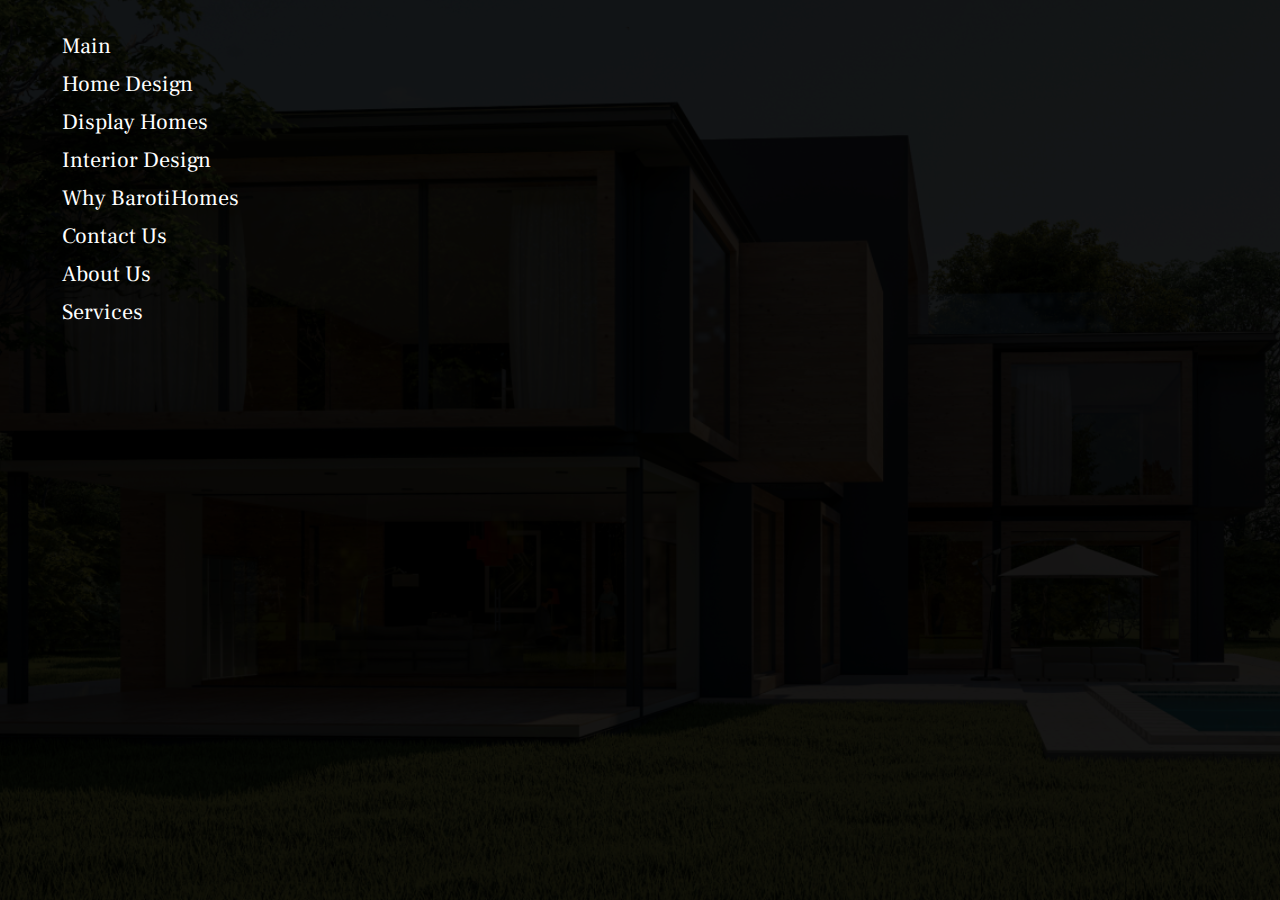
<file: sitemap.html>
<!DOCTYPE html>
<html lang="en">

<head>
    <meta charset="UTF-8">
    <meta http-equiv="X-UA-Compatible" content="IE=edge">
    <meta name="viewport" content="width=device-width, initial-scale=1.0">
    <title>Sitemap</title>
    <link rel="stylesheet" href="css/lib/bootstrap.min.css">
    <link rel="stylesheet" href="css/lib/swiper-bundle.min.css">
    <link rel="stylesheet" href="css/bundle.css">


</head>

<body>

    <div class="sitemap-wrapper">
        <ul>
            <li><a href="index.html" target="_blank">Main</a></li>
            <li><a href="home-design.html" target="_blank">Home Design</a></li>
            <li><a href="display-homes.html" target="_blank">Display Homes</a></li>
            <li><a href="interior-design.html" target="_blank">Interior Design</a></li>
            <li><a href="whybaroti.html" target="_blank">Why BarotiHomes</a></li>
            <li><a href="contactus.html" target="_blank">Contact Us</a></li>
            <li><a href="about.html" target="_blank">About Us</a></li>
            <li><a href="services.html" target="_blank">Services</a></li>
        </ul>
    </div>



    <style>
        .sitemap-wrapper {
            padding: 30px;
            background: url('img/mainimg.jpg') no-repeat center / cover;
            width: 100%;
            min-height: 100vh;
            position: relative;
        }

        .sitemap-wrapper:after {
            content: '';
            display: block;
            width: 100%;
            height: 100%;
            position: absolute;
            background: rgba(0, 0, 0, 0.9);
            z-index: 2;
            top: 0;
            left: 0;
        }

        ul {
            margin: 0;
            list-style: none;
            position: relative;
            z-index: 3;
        }

        li {
            margin-bottom: 5px;
        }

        a {
            font-size: 22px;
            color: #fff;
            text-decoration: none;
        }
    </style>



</body>

</html>
</file>
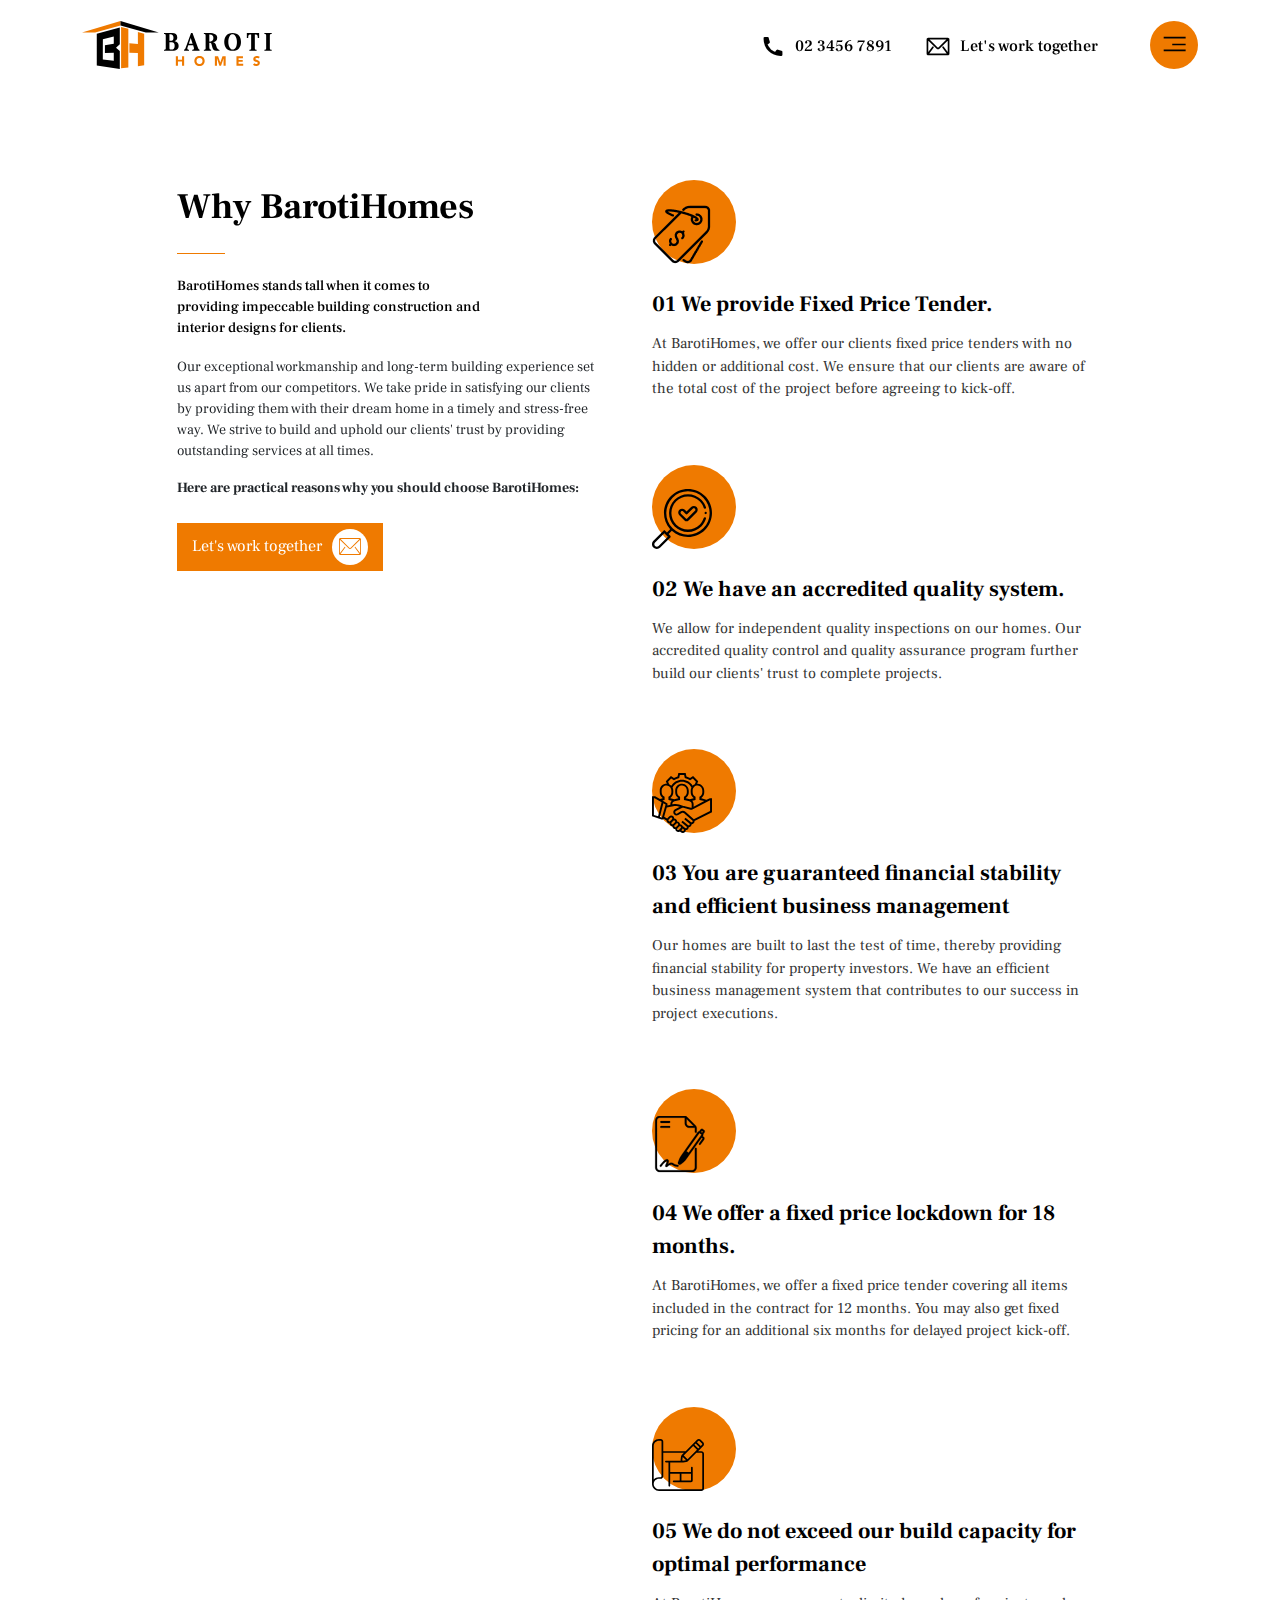
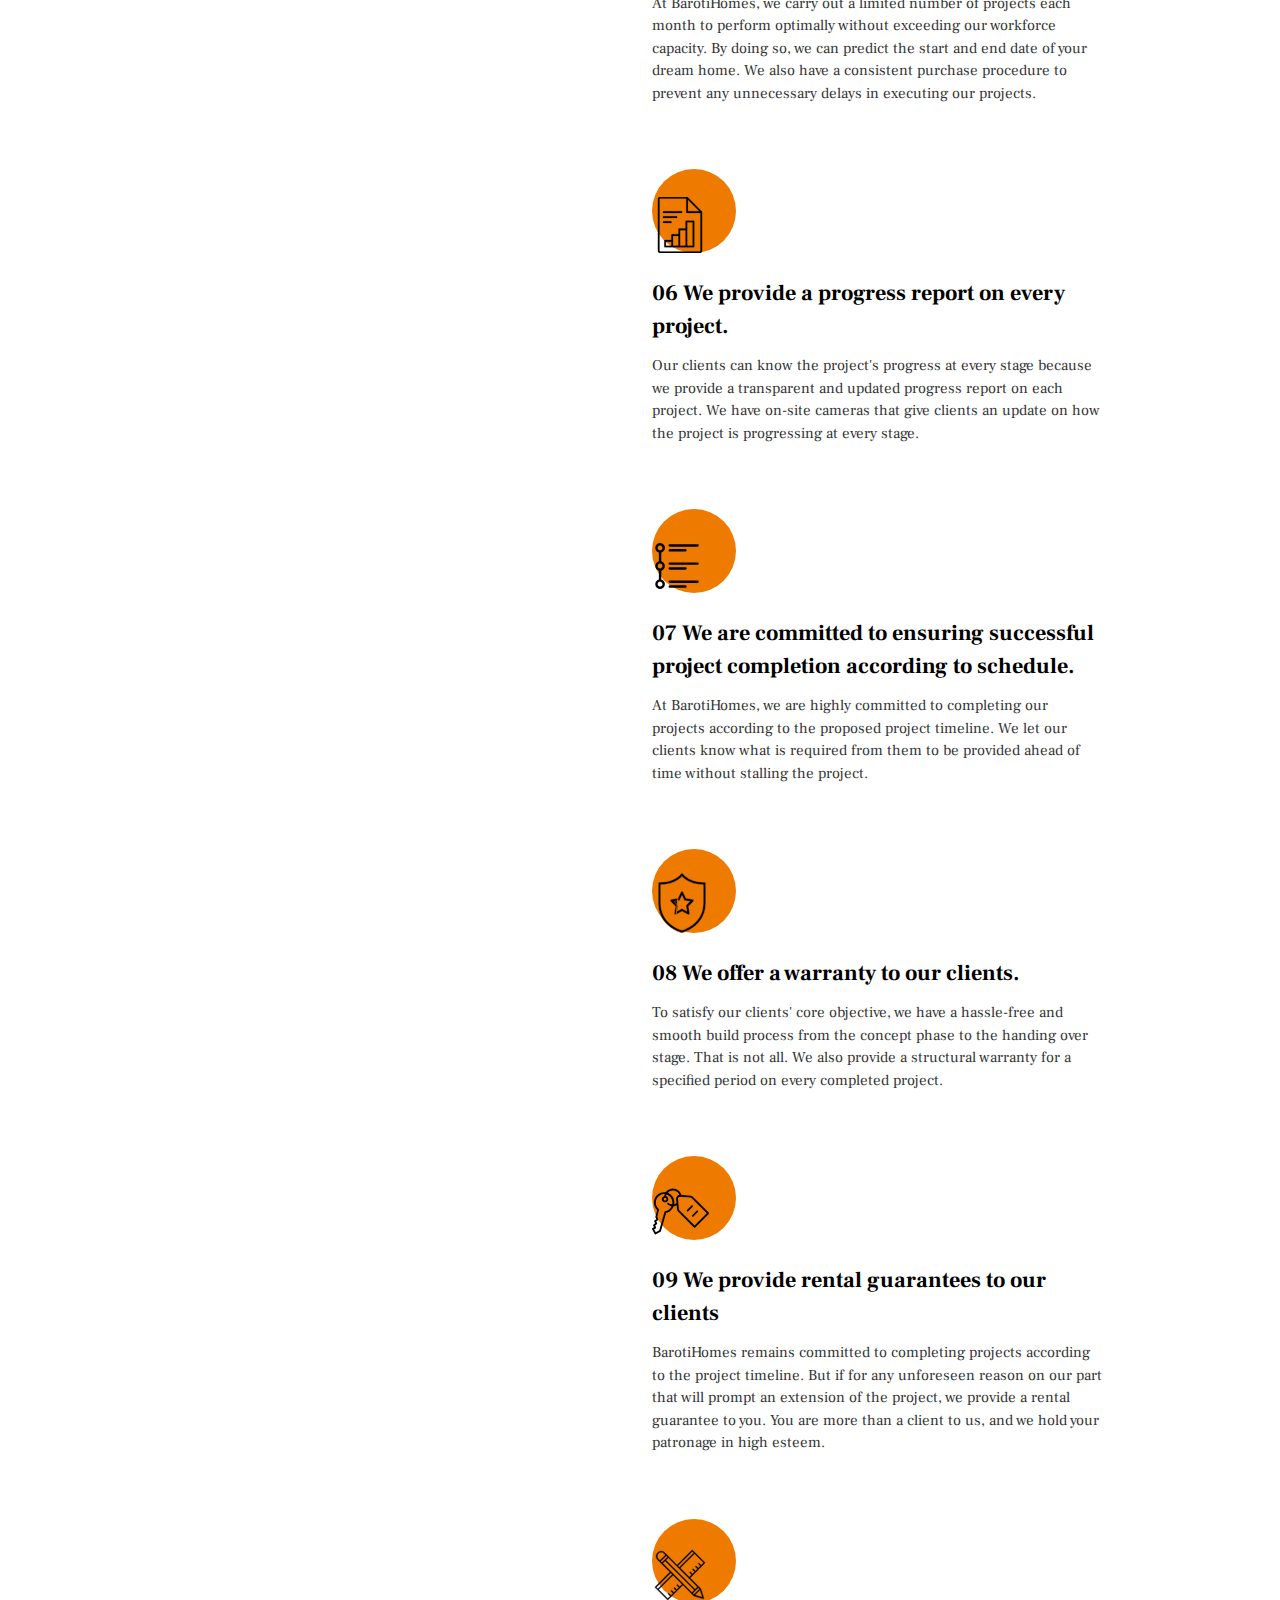
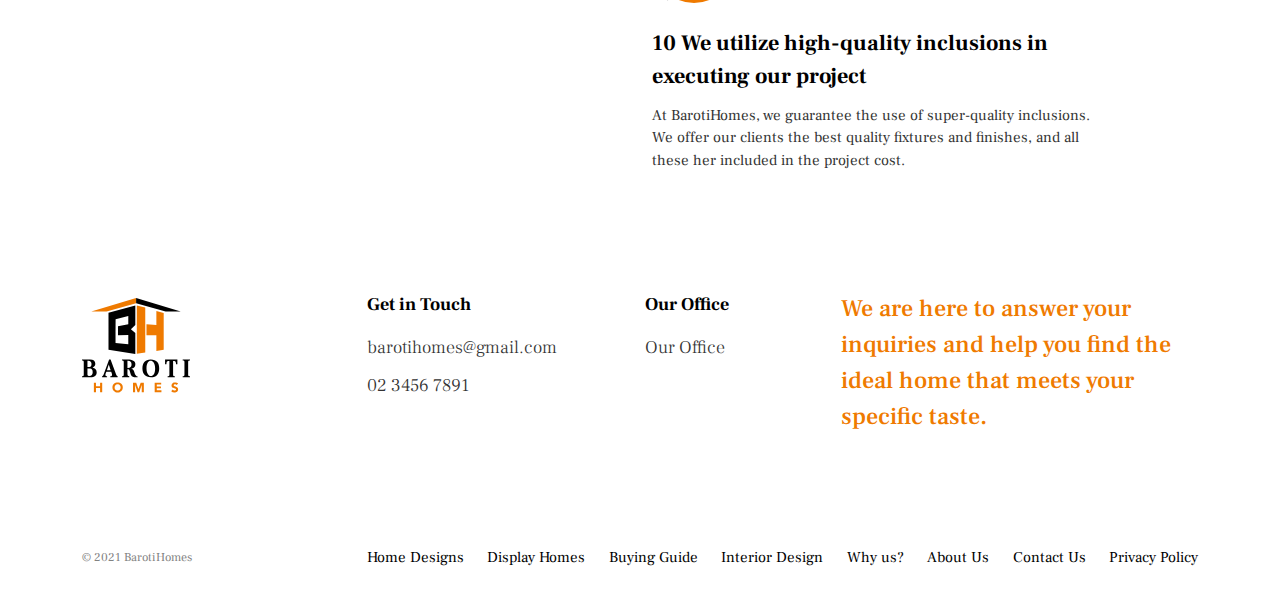
<file: whybaroti.html>
<!DOCTYPE html>
<html lang="en">

<head>
    <meta charset="UTF-8">
    <meta http-equiv="X-UA-Compatible" content="IE=edge">
    <meta name="viewport" content="width=device-width, initial-scale=1.0">
    <title>Why BarotiHomes</title>
    <link rel="stylesheet" href="css/lib/bootstrap.min.css">
    <link rel="stylesheet" href="css/lib/swiper-bundle.min.css">
    <link rel="stylesheet" href="css/bundle.css">


</head>

<body>
    <header class="header header_white">
        <div class="container">
            <div class="d-flex">
                <div class="header__logo">
                    <a href="index.html"><img src="img/logo-dark.svg" alt="logo"></a>
                </div>
                <div class="header__rightsect">
                    <ul class="header__contacts">
                        <li class="icon-tel"><a href="tel:0234567891">02 3456 7891</a></li>
                        <li class="icon-mail"><a href="mailto:">Let's work together</a></li>
                    </ul>
                    <button class="burgerbtn">
                        <span class="icon-burger"></span>
                    </button>
                </div>
            </div>
        </div>
        <div class="menusection">
            <div class="menusection__topnav">
                <div class="container">
                    <div class="menusection__topnav-listwrap">
                        <ul>
                            <li class="icon-mail"><a href="mailto:">Let's work together</a></li>
                            <li class="close-menubtn"><a href="#">Close <img src="img/close-menu.png" alt="close"></a>
                            </li>
                        </ul>
                    </div>
                </div>
            </div>
            <div class="menusection__wrapcont">
                <div class="container">
                    <div class="row align-items-end">
                        <div class="col-lg-6 offset-lg-2 col-md-7">
                            <nav class="menusection__list">
                                <ul>
                                    <li><a href="#">Home Designs</a></li>
                                    <li><a href="#">Display Homes</a></li>
                                    <li><a href="#">Buying Guide</a></li>
                                    <li><a href="#">Interior Design</a></li>
                                    <li><a href="#">Why us?</a></li>
                                    <li><a href="#">About Us</a></li>
                                    <li><a href="#">Contact Us</a></li>
                                </ul>
                            </nav>
                        </div>
                        <div class="col-lg-4 col-md-5">
                            <ul class="menusection__contacts">
                                <li><a href="#">barotihomes@gmail.com</a></li>
                                <li><a href="#">02 3456 7891</a></li>
                                <li>Oran Park NSW 2570</li>
                            </ul>
                        </div>
                    </div>
                </div>
            </div>
        </div>
    </header>

    <main class="main">
        <div class="whyus-section">
            <div class="container">
                <div class="row justify-content-center">
                    <div class="col-lg-5">
                        <div class="sticky-box">
                            <h1>Why BarotiHomes</h1>
                            <p class="subtitle">
                                BarotiHomes stands tall when it comes to providing impeccable building construction and
                                interior designs for clients.
                            </p>
                            <div class="descr">
                                <p>
                                    Our exceptional workmanship and long-term building experience set us apart from our
                                    competitors. We take pride in satisfying our clients by providing them with their
                                    dream home in a timely and stress-free way. We strive to build and uphold our
                                    clients' trust by providing outstanding services at all times.
                                </p>
                                <p><b>Here are practical reasons why you should choose BarotiHomes:</b></p>
                            </div>
                            <a href="#" class="orangebtn">Let's work together<i class="icon-mail"></i></a>
                        </div>
                    </div>
                    <div class="col-lg-5">
                        <div class="benefits-baroti">
                            <div class="benefit-baroti">
                                <div class="benefit__icon">
                                    <img src="img/benefit1.png" alt="icon">
                                </div>
                                <div class="benefit__descr">
                                    <h4>01 We provide Fixed Price Tender.</h4>
                                    <p>
                                        At BarotiHomes, we offer our clients fixed price tenders with no hidden or
                                        additional cost. We ensure that our clients are aware of the total cost of the
                                        project before agreeing to kick-off.
                                    </p>
                                </div>
                            </div>
                            <div class="benefit-baroti">
                                <div class="benefit__icon">
                                    <img src="img/benefit2.svg" alt="icon">
                                </div>
                                <div class="benefit__descr">
                                    <h4>02 We have an accredited quality system.
                                    </h4>
                                    <p>
                                        We allow for independent quality inspections on our homes. Our accredited
                                        quality control and quality assurance program further build our clients' trust
                                        to complete projects.
                                    </p>
                                </div>
                            </div>
                            <div class="benefit-baroti">
                                <div class="benefit__icon">
                                    <img src="img/benefit3.svg" alt="icon">
                                </div>
                                <div class="benefit__descr">
                                    <h4>03 You are guaranteed financial stability and efficient business management
                                    </h4>
                                    <p>
                                        Our homes are built to last the test of time, thereby providing financial
                                        stability for property investors. We have an efficient business management
                                        system that contributes to our success in project executions.
                                    </p>
                                </div>
                            </div>
                            <div class="benefit-baroti">
                                <div class="benefit__icon">
                                    <img src="img/benefit4.svg" alt="icon">
                                </div>
                                <div class="benefit__descr">
                                    <h4>04 We offer a fixed price lockdown for 18 months.
                                    </h4>
                                    <p>
                                        At BarotiHomes, we offer a fixed price tender covering all items included in the
                                        contract for 12 months. You may also get fixed pricing for an additional six
                                        months for delayed project kick-off.
                                    </p>
                                </div>
                            </div>
                            <div class="benefit-baroti">
                                <div class="benefit__icon">
                                    <img src="img/benefit5.svg" alt="icon">
                                </div>
                                <div class="benefit__descr">
                                    <h4>05 We do not exceed our build capacity for optimal performance
                                    </h4>
                                    <p>
                                        At BarotiHomes, we carry out a limited number of projects each month to perform
                                        optimally without exceeding our workforce capacity. By doing so, we can predict
                                        the start and end date of your dream home. We also have a consistent purchase
                                        procedure to prevent any unnecessary delays in executing our projects.
                                    </p>
                                </div>
                            </div>
                            <div class="benefit-baroti">
                                <div class="benefit__icon">
                                    <img src="img/benefit6.svg" alt="icon">
                                </div>
                                <div class="benefit__descr">
                                    <h4>06 We provide a progress report on every project.
                                    </h4>
                                    <p>
                                        Our clients can know the project's progress at every stage because we provide a
                                        transparent and updated progress report on each project. We have on-site cameras
                                        that give clients an update on how the project is progressing at every stage.
                                    </p>
                                </div>
                            </div>
                            <div class="benefit-baroti">
                                <div class="benefit__icon">
                                    <img src="img/benefit7.svg" alt="icon">
                                </div>
                                <div class="benefit__descr">
                                    <h4>07 We are committed to ensuring successful project completion according to
                                        schedule.
                                    </h4>
                                    <p>
                                        At BarotiHomes, we are highly committed to completing our projects according to
                                        the proposed project timeline. We let our clients know what is required from
                                        them to be provided ahead of time without stalling the project.
                                    </p>
                                </div>
                            </div>
                            <div class="benefit-baroti">
                                <div class="benefit__icon">
                                    <img src="img/benefit8.svg" alt="icon">
                                </div>
                                <div class="benefit__descr">
                                    <h4>08 We offer a warranty to our clients.
                                    </h4>
                                    <p>
                                        To satisfy our clients' core objective, we have a hassle-free and smooth build
                                        process from the concept phase to the handing over stage. That is not all. We
                                        also provide a structural warranty for a specified period on every completed
                                        project.
                                    </p>
                                </div>
                            </div>
                            <div class="benefit-baroti">
                                <div class="benefit__icon">
                                    <img src="img/benefit9.svg" alt="icon">
                                </div>
                                <div class="benefit__descr">
                                    <h4>09 We provide rental guarantees to our clients
                                    </h4>
                                    <p>
                                        BarotiHomes remains committed to completing projects according to the project
                                        timeline. But if for any unforeseen reason on our part that will prompt an
                                        extension of the project, we provide a rental guarantee to you. You are more
                                        than a client to us, and we hold your patronage in high esteem.
                                    </p>
                                </div>
                            </div>
                            <div class="benefit-baroti">
                                <div class="benefit__icon">
                                    <img src="img/benefit10.svg" alt="icon">
                                </div>
                                <div class="benefit__descr">
                                    <h4>10 We utilize high-quality inclusions in executing our project
                                    </h4>
                                    <p>
                                        At BarotiHomes, we guarantee the use of super-quality inclusions. We offer our
                                        clients the best quality fixtures and finishes, and all these her included in
                                        the project cost.
                                    </p>
                                </div>
                            </div>
                        </div>
                    </div>
                </div>
            </div>
        </div>
    </main>

    <footer class="footer">
        <div class="container">
            <div class="footer__topsect">
                <div class="row">
                    <div class="col-md-3">
                        <div class="footer__logo">
                            <a href="index.html"><img src="img/logo-footer.svg" alt="logo"></a>
                        </div>
                    </div>
                    <div class="col-md-9">
                        <div class="footinfwrap">
                            <div class="footinf__left">
                                <div class="footer__listwrap">
                                    <p class="title">Get in Touch</p>
                                    <ul>
                                        <li><a href="mailto:barotihomes@gmail.com">barotihomes@gmail.com</a></li>
                                        <li><a href="tel:0234567891">02 3456 7891</a></li>
                                    </ul>
                                </div>
                                <div class="footer__listwrap">
                                    <p class="title">Our Office</p>
                                    <ul>
                                        <li>Our Office</li>
                                    </ul>
                                </div>
                            </div>
                            <div class="footinfright">
                                <p>
                                    We are here to answer your inquiries and help you find the ideal home that meets
                                    your specific taste.
                                </p>
                            </div>
                        </div>
                    </div>
                </div>
            </div>
            <div class="footer__bottomsect">
                <div class="row">
                    <div class="col-lg-3">
                        <p>© 2021 BarotiHomes</p>
                    </div>
                    <div class="col-lg-9">
                        <nav>
                            <ul>
                                <li><a href="#">Home Designs</a></li>
                                <li><a href="#">Display Homes</a></li>
                                <li><a href="#">Buying Guide</a></li>
                                <li><a href="#">Interior Design</a></li>
                                <li><a href="#">Why us?</a></li>
                                <li><a href="#">About Us</a></li>
                                <li><a href="#">Contact Us</a></li>
                                <li><a href="#">Privacy Policy</a></li>
                            </ul>
                        </nav>
                    </div>
                </div>
            </div>
        </div>
    </footer>



    <script src="https://code.jquery.com/jquery-3.6.0.min.js"
        integrity="sha256-/xUj+3OJU5yExlq6GSYGSHk7tPXikynS7ogEvDej/m4=" crossorigin="anonymous"></script>
    <script src="js/lib/swiper-bundle.min.js"></script>
    <script src="js/lib/bootstrap.min.js"></script>
    <script src="js/common.js"></script>
</body>

</html>
</file>
<file: css/bundle.css>
@charset "UTF-8";@import url("https://fonts.googleapis.com/css2?family=Cormorant+Garamond:wght@300;400;500;600;700&family=Frank+Ruhl+Libre:wght@300;400;500;700;900&display=swap");@font-face{font-family:"icomoon";src:url("../fonts/icomoon.eot?7sq4k8");src:url("../fonts/icomoon.eot?7sq4k8#iefix") format("embedded-opentype"),url("../fonts/icomoon.ttf?7sq4k8") format("truetype"),url("../fonts/icomoon.woff?7sq4k8") format("woff"),url("../fonts/icomoon.svg?7sq4k8#icomoon") format("svg");font-weight:normal;font-style:normal;font-display:block}[class*=" icon-"],[class^=icon-]{speak:never;font-style:normal;font-weight:normal;font-variant:normal;text-transform:none;line-height:1;-webkit-font-smoothing:antialiased;-moz-osx-font-smoothing:grayscale}.icon-tel:before{content:"";color:#fff;font-family:"icomoon"!important}.icon-mail:before{content:"";color:#fff;font-family:"icomoon"!important}.icon-burger:before{content:"";color:#fff;font-family:"icomoon"!important}.icon-arrow-top:before{content:"";color:#bdbdbd;font-family:"icomoon"!important}.icon-arrow-diag:before{content:"";color:#ef7a00;font-family:"icomoon"!important}@media (min-width:1400px){.container{max-width:1370px}}body{font-family:"Frank Ruhl Libre",serif}@-webkit-keyframes pulse{0%{-webkit-box-shadow:0 0 0 0 rgba(239,122,0,0.5)}to{-webkit-box-shadow:0 0 0 15px rgba(239,122,0,0)}}@keyframes pulse{0%{-webkit-box-shadow:0 0 0 0 rgba(239,122,0,0.5)}to{-webkit-box-shadow:0 0 0 15px rgba(239,122,0,0)}}@-webkit-keyframes pulse1{0%{-webkit-box-shadow:0 0 0 0 rgba(33,33,33,0.2)}to{-webkit-box-shadow:0 0 0 15px rgba(33,33,33,0)}}@keyframes pulse1{0%{-webkit-box-shadow:0 0 0 0 rgba(33,33,33,0.2)}to{-webkit-box-shadow:0 0 0 15px rgba(33,33,33,0)}}h3{color:#000;font-weight:500;font-size:2.25rem;line-height:150%;position:relative}.orangebtn{display:-webkit-inline-box;display:-ms-inline-flexbox;display:inline-flex;-webkit-box-align:center;-ms-flex-align:center;align-items:center;-webkit-box-pack:center;-ms-flex-pack:center;justify-content:center;text-align:center;min-height:48px;min-width:198px;padding:3px 15px;color:#fff;font-size:0.9375rem;line-height:160%;background:#EF7A00;-webkit-transition:0.3s;transition:0.3s;text-decoration:none}.orangebtn:hover{background:#cf6a00;color:#fff;animation:pulse 2s infinite;-webkit-animation:pulse 2s infinite}.blackbtn{display:-webkit-inline-box;display:-ms-inline-flexbox;display:inline-flex;-webkit-box-align:center;-ms-flex-align:center;align-items:center;-webkit-box-pack:center;-ms-flex-pack:center;justify-content:center;text-align:center;min-height:48px;min-width:198px;padding:3px 15px;color:#fff;font-size:0.9375rem;line-height:160%;background:#212121;-webkit-transition:0.3s;transition:0.3s;text-decoration:none}.blackbtn:hover{background:#424242;color:#fff;animation:pulse1 2s infinite;-webkit-animation:pulse1 2s infinite}header.header{position:absolute;left:0;top:0;width:100%;z-index:3;height:96px;display:-webkit-box;display:-ms-flexbox;display:flex;-webkit-box-align:center;-ms-flex-align:center;align-items:center}.header__logo{width:100%;max-width:190px;-webkit-box-flex:0;-ms-flex:0 0 190px;flex:0 0 190px}.header__rightsect{width:100%;max-width:calc(100% - 190px);-webkit-box-flex:0;-ms-flex:0 0 calc(100% - 190px);flex:0 0 calc(100% - 190px);text-align:right}.header__rightsect .header__contacts{display:inline-block;list-style-type:none}.header__rightsect .header__contacts li{display:inline-block;vertical-align:middle}.header__rightsect .header__contacts li+li{margin-left:30px}.header__rightsect .header__contacts li a{color:#fff;text-decoration:none;font-weight:500;font-size:1rem;line-height:150%;-webkit-transition:0.3s;transition:0.3s}.header__rightsect .header__contacts li a:hover{color:#EF7A00}.header__rightsect .header__contacts .icon-mail:before,.header__rightsect .header__contacts .icon-tel:before{font-size:24px;vertical-align:middle;margin-right:10px;-webkit-transition:0.3s;transition:0.3s}.header__rightsect .header__contacts .icon-mail:hover:before,.header__rightsect .header__contacts .icon-tel:hover:before{color:#EF7A00}.header__rightsect .burgerbtn{display:inline-block;padding:0;border:none;outline:none;width:48px;height:48px;border-radius:50%;background:#EF7A00;margin-left:48px;display:-webkit-inline-box;display:-ms-inline-flexbox;display:inline-flex;-webkit-box-align:center;-ms-flex-align:center;align-items:center;-webkit-box-pack:center;-ms-flex-pack:center;justify-content:center;-webkit-transition:0.3s;transition:0.3s}.header__rightsect .burgerbtn:hover{background:#cf6a00}.menusection{position:fixed;left:0;top:0;height:100vh;width:100%;background:#0E0E0E;display:-webkit-box;display:-ms-flexbox;display:flex;-webkit-box-align:center;-ms-flex-align:center;align-items:center;-webkit-transform:translateX(100%);transform:translateX(100%);-webkit-transition:0.5s;transition:0.5s}.menusection.show{-webkit-transform:translateX(0);transform:translateX(0)}.menusection__wrapcont{width:100%;overflow:auto;max-height:100%;padding:40px 0}.menusection__wrapcont .menusection__list ul{list-style-type:none;padding:0;margin:0}.menusection__wrapcont .menusection__list ul li{display:block;margin-bottom:36px}.menusection__wrapcont .menusection__list ul li a{font-weight:500;font-size:3rem;line-height:150%;color:#FFFFFF;text-decoration:none;-webkit-transition:0.3s;transition:0.3s}.menusection__wrapcont .menusection__list ul li a:hover{color:#EF7A00}.menusection__wrapcont .menusection__list ul li:nth-last-child(-n+3){display:inline-block;margin-right:72px;margin-bottom:0}.menusection__wrapcont .menusection__list ul li:nth-last-child(-n+3) a{font-size:1.125rem}.menusection__wrapcont .menusection__list ul li:nth-last-child(4){margin-bottom:56px}.menusection__wrapcont .menusection__list ul li:last-child{margin-right:0}.menusection__wrapcont .menusection__contacts{padding:0;margin:0;list-style-type:none}.menusection__wrapcont .menusection__contacts li{font-size:1.125rem;line-height:150%;color:#FFFFFF;margin-bottom:18px}.menusection__wrapcont .menusection__contacts li:last-child{margin-bottom:0}.menusection__wrapcont .menusection__contacts li a{color:#EF7A00;font-weight:bold}.menusection__wrapcont .menusection__contacts li a:hover{text-decoration:none}.menusection__topnav{position:absolute;left:0;top:24px;width:100%}.menusection__topnav-listwrap ul{padding:0;margin:0;list-style-type:none}.menusection__topnav-listwrap ul li{display:inline-block;margin-right:27px}.menusection__topnav-listwrap ul li:last-child{margin-right:0}.menusection__topnav-listwrap ul li a{font-weight:500;font-size:1rem;line-height:150%;text-align:center;color:#FFFFFF;text-decoration:none;-webkit-transition:0.3s;transition:0.3s}.menusection__topnav-listwrap ul li.icon-mail:before{font-size:24px;vertical-align:middle;margin-right:10px}.menusection__topnav-listwrap{text-align:right}.header__logo img{max-width:100%}.header.header_white .header__rightsect .header__contacts li a{color:#000}.header.header_white .icon-burger:before,.header.header_white .icon-mail:before,.header.header_white .icon-tel:before{color:#000;font-weight:600}.mainfirstsection{height:100vh;width:100%;position:relative;overflow:hidden;padding:96px 0;display:-webkit-box;display:-ms-flexbox;display:flex;-webkit-box-align:center;-ms-flex-align:center;align-items:center;-webkit-box-pack:center;-ms-flex-pack:center;justify-content:center}.mainfirstsection img{width:100%;height:100%;-o-object-fit:cover;object-fit:cover;-o-object-position:50% 50%;object-position:50% 50%;position:absolute}.mainfirstsection:after{content:"";display:inline-block;position:absolute;left:0;top:0;width:100%;height:100%;z-index:1;background:rgba(0,0,0,0.6)}.mainfirstsection__textbox{position:relative;z-index:2;max-width:884px;text-align:center;margin:0 auto}.mainfirstsection__textbox h1{color:#fff;font-weight:300;font-size:3rem;line-height:150%;color:#FFFFFF;margin-bottom:64px}.mainfirstsection__textbox h1 b{font-weight:700}.mainfirstsection__textbox a{display:-webkit-inline-box;display:-ms-inline-flexbox;display:inline-flex;-webkit-box-align:center;-ms-flex-align:center;align-items:center;-webkit-box-pack:center;-ms-flex-pack:center;justify-content:center;text-decoration:none;min-height:48px;padding:3px 6px 3px 18px;background:#EF7A00;color:#fff;font-weight:500;font-size:1rem;line-height:150%;text-align:center;-webkit-transition:0.3s;transition:0.3s}.mainfirstsection__textbox a:hover{background:#cf6a00;animation:pulse 2s infinite;-webkit-animation:pulse 2s infinite}.mainfirstsection__textbox a .icon-mail{font-size:24px;font-size:24px;width:36px;height:36px;background:rgba(0,0,0,0.05);border-radius:50%;display:-webkit-box;display:-ms-flexbox;display:flex;-webkit-box-align:center;-ms-flex-align:center;align-items:center;-webkit-box-pack:center;-ms-flex-pack:center;justify-content:center;margin-left:16px}.whybaroti{padding:100px 0 36px 0;background:url("../img/opac-logo.png") no-repeat top 66px center}.whybaroti h3{margin-bottom:72px}.whybaroti h3:after{content:"";display:inline-block;width:48px;height:1px;background:#EF7A00;position:absolute;bottom:-34px;left:0;right:0;display:block;margin:0 auto}.whybaroti .description{text-align:center;color:#333;font-weight:300;font-size:1.0625rem;line-height:160%;margin-bottom:36px}.whybaroti .description p:last-child{margin-bottom:0}.whybaroti h6{text-align:center;margin:0 0 36px 0;color:#000;font-weight:bold;font-size:1.0625rem;line-height:160%}.services{padding:100px 0 0 0}.services h3{max-width:50%;margin-bottom:36px}.services h3:before{content:"/";margin-right:4px;display:inline-block;color:#EF7A00}.services .col-lg-6{margin-bottom:30px}.services .col-lg-6:nth-child(2n){-webkit-transform:translateY(-90px);transform:translateY(-90px)}.servicebox{overflow:hidden;position:relative}.servicebox img{width:100%;height:100%;-o-object-fit:cover;object-fit:cover;-o-object-position:50% 50%;object-position:50% 50%;-webkit-transition:0.5s;transition:0.5s;-webkit-transform:scale(1.05);transform:scale(1.05)}.servicebox .servicebox__info{position:absolute;left:0;bottom:0;width:calc(100% - 58px);z-index:2;background:#fff;padding:40px 24px 20px 30px}.servicebox .servicebox__info h6{color:#000;font-weight:500;font-size:1.25rem;line-height:1.5rem;margin-bottom:14px;max-width:250px}.servicebox .servicebox__info h6:before{content:"/";display:inline-block;color:#BDBDBD;margin-right:6px;font-size:24px;vertical-align:middle;line-height:1;margin-top:-2px}.servicebox .servicebox__info .descr{max-width:250px;font-family:"Cormorant Garamond",serif;font-size:0.9375rem;line-height:150%;color:#4F4F4F;margin-bottom:0}.servicebox .servicebox__info .arrow{position:absolute;top:22px;right:22px;width:48px;height:48px;border-radius:50%;border:1px solid #E0E0E0;display:-webkit-box;display:-ms-flexbox;display:flex;-webkit-box-align:center;-ms-flex-align:center;align-items:center;-webkit-box-pack:center;-ms-flex-pack:center;justify-content:center;-webkit-transition:0.3s;transition:0.3s}.servicebox:hover img{-webkit-transform:scale(1.01);transform:scale(1.01)}.servicebox:hover .arrow{top:15px;right:15px}.about-baroti{padding:80px 0 140px 0}.about-baroti h3{margin-bottom:54px;font-weight:normal}.about-baroti__pics{display:-webkit-box;display:-ms-flexbox;display:flex;margin-bottom:64px}.about-baroti__pics .about-baroti__pic{height:408px;position:relative;overflow:hidden}.about-baroti__pics .about-baroti__pic>img{width:100%;height:100%;-o-object-fit:cover;object-fit:cover;-o-object-position:50% 50%;object-position:50% 50%}.about-baroti__pics .about-baroti__pic.about-baroti__pics-big{width:70%;padding-right:15px}.about-baroti__pics .about-baroti__pic.about-baroti__pics-litt{width:30%;padding-left:15px}.about-baroti__pics .about-baroti__pic .about-baroti__pic-text{position:absolute;right:0;top:0;padding:26px 40px;font-size:1.0625rem;line-height:150%;text-align:center;color:#EF7A00;background:#fff;max-width:426px;margin:-1px -1px 0 0}.about-baroti__pics .about-baroti__pic .about-baroti__pic-text p{margin:0}.about-baroti__descrsect{margin-bottom:48px;text-align:center;color:#333333;font-weight:300;font-size:1.0625rem;line-height:160%}.about-baroti__descrsect p:last-child{margin-bottom:0}.contact-section{padding:55px 0;background:url("../img/contact-bg.jpg") no-repeat center/cover}.contact-formwrap{padding:75px 113px 56px;background:#131313}.contact-formwrap h4{margin-bottom:24px;font-weight:500;font-size:1.875rem;line-height:150%;color:#F2F2F2}.contact-formwrap .descr{margin-bottom:48px;font-weight:300;font-size:1.0625rem;line-height:160%;color:#E0E0E0}.contact-formwrap .descr p:last-child{margin-bottom:0}.contact-formwrap .letsstart-form input:not(input[type=submit]),.contact-formwrap .letsstart-form textarea{width:100%;background:transparent;color:#F2F2F2;font-size:1rem;border:none;outline:none;border-bottom:1px solid #828282;height:48px;margin-bottom:24px;resize:none}.contact-formwrap .letsstart-form input:not(input[type=submit])::-webkit-input-placeholder,.contact-formwrap .letsstart-form textarea::-webkit-input-placeholder{color:#F2F2F2}.contact-formwrap .letsstart-form input:not(input[type=submit])::-moz-placeholder,.contact-formwrap .letsstart-form textarea::-moz-placeholder{color:#F2F2F2}.contact-formwrap .letsstart-form input:not(input[type=submit]):-ms-input-placeholder,.contact-formwrap .letsstart-form textarea:-ms-input-placeholder{color:#F2F2F2}.contact-formwrap .letsstart-form input:not(input[type=submit])::-ms-input-placeholder,.contact-formwrap .letsstart-form textarea::-ms-input-placeholder{color:#F2F2F2}.contact-formwrap .letsstart-form input:not(input[type=submit])::placeholder,.contact-formwrap .letsstart-form textarea::placeholder{color:#F2F2F2}.contact-formwrap .letsstart-form textarea{padding-top:12px}.contact-formwrap .letsstart-form__submit{outline:none;min-width:198px;height:48px;background:transparent;border:1px solid #EF7A00;color:#EF7A00;font-size:1rem;line-height:160%;position:relative;-webkit-transition:0.3s;transition:0.3s}.contact-formwrap .letsstart-form__submit i{font-size:24px;position:absolute;left:12px;top:50%;-webkit-transform:translateY(-50%);transform:translateY(-50%)}.contact-formwrap .letsstart-form__submit i:before{color:#EF7A00;-webkit-transition:0.3s;transition:0.3s}.contact-formwrap .letsstart-form__submit:hover{background:#EF7A00;color:#fff}.contact-formwrap .letsstart-form__submit:hover i:before{color:#fff}.welcomescreen{min-height:450px;position:relative;overflow:hidden}.welcomescreen .welcomescreen__img{position:absolute;width:100%;height:100%;-o-object-fit:cover;object-fit:cover;-o-object-position:50% 50%;object-position:50% 50%}.welcomescreen:after{content:"";display:block;position:absolute;width:100%;height:100%;left:0;top:0;background:rgba(0,0,0,0.6)}.welcomescreen h1{position:relative;z-index:2;color:#fff;text-align:center;margin:0;font-weight:bold;font-size:3rem;line-height:150%}.welcomescreen .welcomescreen__content{padding-top:237px;padding-bottom:100px}.tobottom{width:36px;height:44px;display:block;position:absolute;left:0;right:0;margin:0 auto;bottom:50px;z-index:2}.tobottom img{position:absolute}.tobottom img:first-child{top:0;opacity:0.2}.tobottom img:nth-child(2){top:50%;-webkit-transform:translateY(-50%);transform:translateY(-50%);opacity:0.6}.tobottom img:nth-child(3){bottom:0}.homedes-sect{padding:76px 0 0 0;overflow:hidden}.hd-infoblock__descr{max-width:540px;padding-top:32px}.hd-infoblock__descr .title{margin-bottom:48px;font-weight:bold;font-size:1.5rem;line-height:140%;color:#212121;position:relative}.hd-infoblock__descr .title:after{content:"";display:inline-block;position:absolute;left:0;bottom:-24px;width:48px;height:1px;background:#EF7A00}.hd-infoblock__descr .descr{font-size:0.9375rem;line-height:160%;color:#212121}.hd-infoblock__descr .descr p:last-child{margin-bottom:0}.hd-infoblock__img{width:620px;max-width:100%;-webkit-transform:translateX(-50px);transform:translateX(-50px)}.hd-infoblock{margin-bottom:76px}.hd-infoblock:nth-child(2n) .row{-webkit-box-orient:horizontal;-webkit-box-direction:reverse;-ms-flex-direction:row-reverse;flex-direction:row-reverse}.hd-infoblock:nth-child(2n) .row .hd-infoblock__descr{padding-left:80px;max-width:614px}.hd-infoblock:nth-child(2n) .row .hd-infoblock__img{margin-left:0;-webkit-transform:translateX(50px);transform:translateX(50px);width:100%;text-align:right}.hd-infoblock:last-child{margin-bottom:0}.homedes-sect__btn{text-align:center}.homedes-sect__btn a{display:-webkit-inline-box;display:-ms-inline-flexbox;display:inline-flex;-webkit-box-align:center;-ms-flex-align:center;align-items:center;-webkit-box-pack:center;-ms-flex-pack:center;justify-content:center;text-align:center;background:#EF7A00;text-decoration:none;min-height:48px;padding:3px 15px 3px 41px;color:#fff;font-weight:500;font-size:1rem;line-height:150%;-webkit-transition:0.3s;transition:0.3s}.homedes-sect__btn a:hover{background:#cf6a00;color:#fff;animation:pulse 2s infinite;-webkit-animation:pulse 2s infinite}.homedes-sect__btn a i{width:36px;height:36px;display:-webkit-inline-box;display:-ms-inline-flexbox;display:inline-flex;-webkit-box-align:center;-ms-flex-align:center;align-items:center;-webkit-box-pack:center;-ms-flex-pack:center;justify-content:center;background:#fff;border-radius:50%;margin-left:35px}.homedes-sect__btn a i:before{font-size:24px;color:#EF7A00}.threecolssect{padding:76px 0}.threecolssect h4{text-align:center;margin-bottom:52px;font-weight:bold;font-size:1.5rem;line-height:140%;color:#212121}.threecolssect__col{max-width:313px}.threecolssect__col .title{position:relative;font-weight:bold;font-size:1.125rem;line-height:150%;color:#000000;margin-bottom:48px}.threecolssect__col .title:after{content:"";display:inline-block;height:1px;width:48px;background:#EF7A00;position:absolute;left:0;bottom:-24px}.threecolssect__col .descr{font-size:0.9375rem;line-height:150%;color:#333333}.threecolssect__col .descr p:last-child{margin-bottom:0}.letsworktogether__blackblock{background:#212121;padding:103px 0;position:relative}.letsworktogether__blackblock .letsworktogether__textbox{margin-bottom:33px;font-weight:bold;font-size:1.5rem;line-height:150%;color:#FFFFFF;max-width:427px}.letsworktogether__blackblock .letsworktogether__textbox p:last-child{margin-bottom:0}.letsworktogether__blackblock .bllink{display:-webkit-inline-box;display:-ms-inline-flexbox;display:inline-flex;-webkit-box-align:center;-ms-flex-align:center;align-items:center;min-height:48px;background:rgba(0,0,0,0.2);padding:3px 6px 3px 18px;text-decoration:none;font-weight:500;font-size:1rem;line-height:150%;text-align:center;color:#EF7A00;border-radius:100px;-webkit-transition:0.3s;transition:0.3s}.letsworktogether__blackblock .bllink:hover{background:rgba(0,0,0,0.4)}.letsworktogether__blackblock .bllink i{width:36px;height:36px;display:-webkit-inline-box;display:-ms-inline-flexbox;display:inline-flex;-webkit-box-align:center;-ms-flex-align:center;align-items:center;-webkit-box-pack:center;-ms-flex-pack:center;justify-content:center;background:rgba(0,0,0,0.3);border-radius:50%;margin-left:16px}.letsworktogether__blackblock .bllink i:before{color:#EF7A00;font-size:24px}.letsworktogether__illustration{position:absolute;left:8%;bottom:0;max-width:520px}.letsworktogether{padding-top:163px}.letsworktogether .container{position:relative}.hd-infoblock__img img{max-width:100%}.twocolsect{padding:72px 0 22px}.twocolsect .tittext{font-weight:bold;font-size:1.5rem;line-height:140%;color:#212121}.twocolsect .tittext p:last-child{margin-bottom:0}.twocolsect .descrtext{font-size:0.9375rem;line-height:160%;color:#212121;padding-left:50px;max-width:585px}.twocolsect .descrtext p{margin-bottom:22px}.twocolsect .descrtext p:last-child{margin-bottom:0}.interiordesign-slider .swiper{width:100%;height:100%;padding-top:60px}.interiordesign-slider .swiper-slide{text-align:center;font-size:18px;background:#fff;display:-webkit-box;display:-ms-flexbox;display:flex;-webkit-box-pack:center;-ms-flex-pack:center;justify-content:center;-webkit-box-align:center;-ms-flex-align:center;align-items:center}.interiordesign-slider .swiper-slide img{display:block;width:100%;height:100%;-o-object-fit:cover;object-fit:cover}.interiordesign-slider .container{position:absolute;left:0;right:0;top:0}.interiordesign-slider .container .col-lg-10{position:relative}.interiordesign-slider .swiper-button-next,.interiordesign-slider .swiper-button-prev{-webkit-transform:none;transform:none;top:0;margin-top:0;width:56px;height:10px;background-repeat:no-repeat;background-position:center;background-size:100%}.interiordesign-slider .swiper-button-next:after,.interiordesign-slider .swiper-button-prev:after{display:none}.interiordesign-slider .swiper-button-next{background-image:url("../img/liderarr-right.svg");left:80px}.interiordesign-slider .swiper-button-prev{background-image:url("../img/liderarr-left.svg");left:0}.homedes-sect__btn.interdes{display:inline-block;margin-top:24px}.imgfullwidth{height:358px;overflow:hidden;position:relative}.imgfullwidth img{width:100%;height:100%;-o-object-fit:cover;object-fit:cover;-o-object-position:50% 50%;object-position:50% 50%}.twocolsect.p72{padding:72px 0}.interiordesign-slider.disphomes{padding:78px 0 0 0}.interiordesign-slider.disphomes h4{margin-bottom:46px}.whyus-section{padding-top:180px}.whyus-section .sticky-box{max-width:430px;position:sticky;top:0}.whyus-section .sticky-box h1{font-weight:bold;font-size:2.25rem;line-height:150%;color:#000000;position:relative;margin-bottom:42px}.whyus-section .sticky-box h1:after{content:"";width:48px;height:1px;background:#EF7A00;position:absolute;left:0;bottom:-20px}.whyus-section .sticky-box .subtitle{max-width:313px;font-weight:500;font-size:0.875rem;line-height:150%;color:#000000;margin-bottom:18px}.whyus-section .sticky-box .descr{margin-bottom:18px;font-size:0.875rem}.whyus-section .sticky-box .descr p:last-child{margin-bottom:0}.whyus-section .sticky-box a{margin-top:6px;font-size:1rem}.whyus-section .sticky-box a i{width:36px;height:36px;display:-webkit-inline-box;display:-ms-inline-flexbox;display:inline-flex;-webkit-box-align:center;-ms-flex-align:center;align-items:center;-webkit-box-pack:center;-ms-flex-pack:center;justify-content:center;background:#fff;border-radius:50%;margin-left:10px;font-size:24px}.whyus-section .sticky-box a i:before{color:#EF7A00}.benefits-baroti{padding-bottom:35px}.benefit-baroti{margin-bottom:64px}.benefit-baroti:last-child{margin-bottom:0}.benefit__icon{display:-webkit-inline-box;display:-ms-inline-flexbox;display:inline-flex;width:84px;height:84px;-webkit-box-align:end;-ms-flex-align:end;align-items:flex-end;position:relative;margin-bottom:24px}.benefit__icon img{max-width:100%;position:relative;z-index:2}.benefit__icon:after{content:"";display:inline-block;width:100%;height:100%;border-radius:50%;z-index:1;position:absolute;background:#EF7A00}.benefit__descr h4{margin-bottom:12px;color:#000;font-weight:bold;font-size:1.375rem;line-height:150%}.benefit__descr p{color:#333333;font-size:0.9375rem;line-height:150%}.benefit__descr p:last-child{margin-bottom:0}.contact-content{padding:87px 0 76px;font-size:1rem;line-height:160%;color:#000000}.contact-content p{margin-bottom:12px}.contact-content p:last-child{margin-bottom:0}.quotesect{margin-top:46px;padding-top:26px;background:url("../img/quote-icon.png") no-repeat top left}.quotesect .quotesect__left{padding-left:21px}.quotesect h4{margin-bottom:10px;font-weight:bold;font-size:1.5rem;line-height:160%;color:#000000}.quotesect p{font-size:1rem;line-height:160%;color:#000000}.quotesect p:last-child{margin-bottom:0}.quotesect ul{padding:0;margin:0;list-style-type:none}.quotesect ul li{display:block;margin-bottom:20px;color:#000;font-size:1rem;line-height:160%;padding-left:10px}.quotesect ul li:before{content:"/";color:#EF7A00;font-weight:bold}.quotesect ul li:last-child{margin-bottom:0}.contformsect{padding:80px 0;background:#131313}.contformsect h3{color:#fff;margin-bottom:56px;font-weight:bold;font-size:2.25rem;line-height:160%}.contformsect__info{display:-webkit-box;display:-ms-flexbox;display:flex;-webkit-box-align:start;-ms-flex-align:start;align-items:flex-start;margin-bottom:48px}.contformsect__info .contformsect__infobox{margin-right:96px}.contformsect__info .contformsect__infobox:last-child{margin-right:0}.contformsect__info .contformsect__infobox .title{margin-bottom:10px;font-size:0.9375rem;line-height:150%;color:#EF7A00}.contformsect__info .contformsect__infobox .descr{margin:0;color:#fff;text-decoration:none;font-size:1.125rem;line-height:150%}.contformsect-formwrap.contact-formwrap{background:#212121;padding:78px 112px 64px}.contformsect-formwrap.contact-formwrap .letsstart-form__submit{border:1px solid #fff;color:#fff}.contformsect-formwrap.contact-formwrap .letsstart-form__submit i:before{color:#fff}.contformsect-formwrap.contact-formwrap .letsstart-form__submit:hover{background:#fff;color:#212121}.contformsect-formwrap.contact-formwrap .letsstart-form__submit:hover i:before{color:#212121}.mapwrapper{height:500px;position:relative}.mapwrapper img.mapbg{width:100%;height:100%;-o-object-fit:cover;object-fit:cover;-o-object-position:50% 50%;object-position:50% 50%}.mapwrapper .mapicon{position:absolute;left:50%;top:50%;-webkit-transform:translate(-50%,-50%);transform:translate(-50%,-50%)}.about-content{padding:76px 0}.about-content .about-content__ftext{position:relative;padding-top:48px;font-size:1rem;line-height:160%;text-align:center;color:#212121}.about-content .about-content__ftext p:last-child{margin-bottom:0}.about-content .about-content__ftext:before{content:"";display:block;margin:0 auto;width:48px;height:1px;position:absolute;left:0;right:0;top:0;background:#EF7A00}.about-baroti.about-baroti__abpage{padding-top:0}.about-baroti__descrsect h3{margin-bottom:48px;font-weight:bold}.qualities__box{text-align:center}.qualities__box img{margin-bottom:14px;max-height:48px}.qualities__box p{color:#000;font-weight:500;font-size:0.9375rem;line-height:150%;max-width:274px;margin:0 auto}.letsworktogether.upper{margin-top:-190px}.services-description{padding:72px 0;text-align:center;color:#212121;font-size:15px;line-height:160%;font-size:0.9375rem}.services-description p{margin-bottom:25px}.services-description p:last-child{margin-bottom:0}.accordeon{border-top:1px solid #E0E0E0}.accordeon__header{font-weight:bold;font-size:1.75rem;line-height:160%;color:#000000;padding:30px 50px 30px 25px;position:relative;cursor:pointer}.accordeon__header .accplusicon{position:absolute;top:50%;-webkit-transform:translateY(-50%);transform:translateY(-50%);right:25px;display:inline-block}.accordeon__body{display:none;padding:18px 0 72px}.accordeon-arrow{display:inline-block;width:24px;height:24px;background:url("../img/accordeon-arrow.svg") no-repeat center/100%;position:absolute;right:0;top:50%;-webkit-transform:translateY(-50%);transform:translateY(-50%);-webkit-transform-origin:12px 6px;transform-origin:12px 6px}.accordeonsubbox{margin-bottom:24px}.accordeonsubbox:last-child{margin-bottom:0}.accordeonsubbox .accordeonsubbox__title{position:relative;padding-right:35px;color:#000;font-weight:bold;font-size:18px;line-height:160%;cursor:pointer}.accordeonsubbox .accordeonsubbox__title.rotatearr .accordeon-arrow{-webkit-transform:rotate(180deg);transform:rotate(180deg)}.accordeonsubbox .accordeonsubbox__body{padding:24px 0;display:none}.accordeonsubbox .accordeonsubbox__body ul{padding:0;margin:0 0 12px 0;list-style-type:none}.accordeonsubbox .accordeonsubbox__body ul li{position:relative;padding-left:30px;margin-bottom:4px;color:#333;font-size:0.9375rem;line-height:160%}.accordeonsubbox .accordeonsubbox__body ul li:last-child{margin-bottom:0}.accordeonsubbox .accordeonsubbox__body ul li:before{content:"";display:inline-block;position:absolute;left:9px;top:9px;width:6px;height:6px;border-radius:50%;background:#BDBDBD}.accordeonsubbox .accordeonsubbox__body p{color:#333;font-size:0.9375rem;line-height:160%;margin-bottom:12px}.accordeonsubbox .accordeonsubbox__body p.subtitle{font-weight:bold}.accordeon__header{-webkit-transition:0.3s;transition:0.3s}.accordeon__header .accplusicon{-webkit-transition:0.3s;transition:0.3s;width:24px;height:24px;-webkit-transform-origin:26px 6px;transform-origin:26px 6px}.accordeon__header .accplusicon svg{vertical-align:top}.accordeon__header .accplusicon svg path{-webkit-transition:0.3s;transition:0.3s}.accordeon__header.active{color:#EF7A00}.accordeon__header.active .accplusicon{-webkit-transform:rotate(45deg);transform:rotate(45deg)}.accordeon__header.active .accplusicon svg path{fill:#EF7A00}.accordeon__field{border-bottom:1px solid #E0E0E0}.accordeonsubbox__body p:last-child{margin-bottom:0}footer.footer{padding:84px 0 24px 0}footer.footer .footinfwrap{display:-webkit-box;display:-ms-flexbox;display:flex}footer.footer .footinfwrap .footinf__left{width:100%;max-width:57%;-webkit-box-flex:0;-ms-flex:0 0 57%;flex:0 0 57%;display:-webkit-box;display:-ms-flexbox;display:flex}footer.footer .footinfwrap .footinf__left p.title{font-weight:bold;font-size:1.125rem;line-height:150%;color:#000000;margin-bottom:16px}footer.footer .footinfwrap .footinf__left ul{padding:0;margin:0;list-style-type:none;display:inline-block}footer.footer .footinfwrap .footinf__left ul:first-child{margin-top:88px}footer.footer .footinfwrap .footinf__left ul li{font-weight:300;font-size:1.125rem;line-height:150%;color:#333333;margin-bottom:11px}footer.footer .footinfwrap .footinf__left ul li:last-child{margin-bottom:0}footer.footer .footinfwrap .footinf__left ul li a{font-weight:300;font-size:1.125rem;line-height:150%;color:#333333;text-decoration:none;-webkit-transition:0.3s;transition:0.3s}footer.footer .footinfwrap .footinf__left ul li a:hover{color:#EF7A00}footer.footer .footinfwrap .footinf__left .footer__listwrap:first-child{margin-right:88px}footer.footer .footinfwrap .footinfright{width:100%;max-width:43%;-webkit-box-flex:0;-ms-flex:0 0 43%;flex:0 0 43%}footer.footer .footinfwrap .footinfright p{margin:0;font-weight:500;font-size:1.5rem;line-height:150%;color:#EF7A00}footer.footer .footer__topsect{padding-bottom:110px}footer.footer .footer__bottomsect p{margin:0;font-size:0.75rem;line-height:150%;color:#828282;display:-webkit-box;display:-ms-flexbox;display:flex;height:100%;-webkit-box-align:center;-ms-flex-align:center;align-items:center}footer.footer .footer__bottomsect ul{padding:0;margin:0;list-style-type:none;display:-webkit-box;display:-ms-flexbox;display:flex;-webkit-box-align:center;-ms-flex-align:center;align-items:center;-webkit-box-pack:justify;-ms-flex-pack:justify;justify-content:space-between}footer.footer .footer__bottomsect ul a{text-decoration:none;color:#000;font-size:0.9375rem;line-height:24px;-webkit-transition:0.3s;transition:0.3s}footer.footer .footer__bottomsect ul a:hover{color:#EF7A00}@media (max-width:1400.8px){.menusection__wrapcont .menusection__list ul li a{font-size:2.2rem}.menusection__wrapcont .menusection__list ul li{margin-bottom:22px}.menusection__wrapcont .menusection__list ul li:nth-last-child(-n+3) a{font-size:1rem}.menusection__wrapcont .menusection__list ul li:nth-last-child(-n+3){margin-right:40px}}@media (max-width:1199.8px){html{font-size:14px}.whybaroti{padding:70px 0 30px}.whybaroti h3{margin-bottom:40px}.whybaroti h3:after{bottom:-21px}.servicebox .servicebox__info .arrow{width:40px;height:40px;top:15px;top:15px}.servicebox .servicebox__info{padding:30px 20px 20px 20px}.about-baroti{padding:60px 0 70px 0}.contact-formwrap{padding:50px 60px;background:#131313}footer.footer .footinfwrap .footinfright p{font-size:1.3rem}.welcomescreen{min-height:350px}.welcomescreen .welcomescreen__content{padding-top:180px;padding-bottom:40px}.tobottom{bottom:20px}.homedes-sect{padding:70px 0 0 0}.hd-infoblock__descr{padding-top:0}.hd-infoblock:nth-child(2n) .row .hd-infoblock__img,.hd-infoblock__img{-webkit-transform:none;transform:none}.welcomescreen h1{font-size:2.6rem}.hd-infoblock{margin-bottom:50px}.threecolssect{padding:70px 0}.letsworktogether__illustration{max-width:450px}.contact-content,.contformsect{padding:70px 0}.contformsect h3{font-size:2rem;margin-bottom:40px}.contformsect-formwrap.contact-formwrap{padding:50px 60px 50px}.mapwrapper{height:360px}.about-content{padding:70px 0}.about-content .about-content__ftext{padding-top:30px}.accordeon__header{font-size:1.6rem;padding:20px 50px 20px 25px}.about-baroti__pics,.about-baroti h3{margin-bottom:40px}.whybaroti .description,.whybaroti h6{margin-bottom:20px}.blackbtn,.orangebtn{font-size:1.2rem}.servicebox .servicebox__info .descr{font-size:1.1rem}}@media (max-width:991.8px){.mainfirstsection{min-height:500px}.header__rightsect .header__contacts li a{font-size:1.15rem}.header__rightsect .header__contacts li+li{margin-left:20px}.header__rightsect .burgerbtn{margin-left:30px}.header__logo{max-width:170px;-webkit-box-flex:0;-ms-flex:0 0 170px;flex:0 0 170px}.header__rightsect{max-width:calc(100% - 170px);-webkit-box-flex:0;-ms-flex:0 0 calc(100% - 170px);flex:0 0 calc(100% - 170px)}.about-baroti__pics .about-baroti__pic{height:340px}footer.footer .footinfwrap{-ms-flex-wrap:wrap;flex-wrap:wrap}footer.footer .footinfwrap .footinf__left,footer.footer .footinfwrap .footinfright{max-width:100%;-webkit-box-flex:0;-ms-flex:0 0 100%;flex:0 0 100%}footer.footer .footinfwrap .footinf__left{-webkit-box-ordinal-group:3;-ms-flex-order:2;order:2}footer.footer .footinfwrap .footinfright{margin-top:0;-webkit-box-ordinal-group:2;-ms-flex-order:1;order:1;margin-bottom:20px}footer.footer .footer__topsect{padding-bottom:50px}.footer__bottomsect .col-lg-3{-webkit-box-ordinal-group:3;-ms-flex-order:2;order:2}.footer__bottomsect .col-lg-9{-webkit-box-ordinal-group:2;-ms-flex-order:1;order:1}footer.footer .footer__bottomsect p{display:block;text-align:center;margin-top:30px;height:auto}footer.footer{padding:60px 0 20px 0}footer.footer .footinfwrap .footinf__left p.title{margin-bottom:10px}footer.footer .footinfwrap .footinf__left ul li{margin-bottom:5px}.hd-infoblock__img{width:100%;margin-bottom:20px}.hd-infoblock__img img{width:100%}.homedes-sect{padding:50px 0 0 0}.hd-infoblock:nth-child(2n) .row .hd-infoblock__descr{padding-left:0}.hd-infoblock:nth-child(2n) .row .hd-infoblock__descr,.hd-infoblock__descr{max-width:100%}.threecolssect__col{max-width:100%;margin-bottom:30px}.threecolssect__col .title{margin-bottom:30px}.threecolssect__col .title:after{bottom:-15px}.letsworktogether__illustration{display:none}.letsworktogether__blackblock{padding:50px 0}.letsworktogether{padding-top:0}.threecolssect{padding-bottom:40px}.twocolsect{padding:50px 0 22px}.twocolsect .tittext{margin-bottom:20px}.twocolsect .descrtext{padding-left:0;max-width:100%}.interiordesign-slider{margin-top:20px}.interiordesign-slider .swiper{padding-top:40px}.twocolsect.p72{padding:50px 0}.homedes-sect__btn.interdes{margin-top:0}.homedes-sect__btn.interdes{margin-bottom:20px}.imgfullwidth{height:240px}.threecolssect h4{margin-bottom:30px}.threecolssect__col .title br{display:none}.hd-infoblock{margin-bottom:30px}.interiordesign-slider.disphomes{padding-top:50px}.benefit-baroti{margin-bottom:30px}.whyus-section .sticky-box{max-width:100%;margin-bottom:50px}.letsworktogether.upper{margin-top:0}.qualities__box p{font-size:1rem}.about-baroti{padding-bottom:50px}.services-description{padding:50px 0}.services-description p{line-height:160%}.accordeon__header{font-size:1.4rem;padding-left:0}.accordeon__header .accplusicon{right:0}.accordeonsubbox .accordeonsubbox__title{font-size:1.2rem}.accordeonsubbox .accordeonsubbox__body{padding-bottom:10px}.accordeon__body{padding-bottom:30px}.threecolssect h4,.whyus-section .sticky-box h1{font-size:2rem}.threecolssect__col .title{font-size:1.5rem}.about-baroti__descrsect p,.about-content .about-content__ftext,.accordeon__body,.accordeonsubbox .accordeonsubbox__body p,.accordeonsubbox .accordeonsubbox__body p.subtitle,.accordeonsubbox .accordeonsubbox__body ul li,.benefit__descr p,.contact-content p,.hd-infoblock__descr .descr,.hd-infoblock__descr .descr,.letsworktogether__blackblock .bllink,.quotesect ul li,.services-description p,.threecolssect__col .descr,.twocolsect .descrtext,.whybaroti .description,.whybaroti h6,.whyus-section .sticky-box .descr,.whyus-section .sticky-box .subtitle{font-size:1.2rem}}@media (max-width:767.8px){.mainfirstsection__textbox h1{font-size:2.3rem;margin-bottom:30px}.header__rightsect .header__contacts li+li{display:none}.whybaroti{background-size:contain}.services{padding-top:60px}.servicebox .servicebox__info .arrow{display:none}.servicebox .servicebox__info{width:calc(100% - 25px)}.about-baroti__pics .about-baroti__pic .about-baroti__pic-text{max-width:330px}.contact-formwrap .letsstart-form input:not(input[type=submit]),.contact-formwrap .letsstart-form textarea{height:42px}.footer__logo{text-align:center;margin-bottom:10px}footer.footer{padding:40px 0 20px 0}.footer__bottomsect .col-lg-9{display:none}footer.footer .footer__bottomsect p{margin-top:0}footer.footer .footer__topsect{padding-bottom:25px}.menusection__wrapcont .menusection__list ul li a{font-size:1.8rem;line-height:normal}.menusection__wrapcont .menusection__list ul li:nth-last-child(4){margin-bottom:40px}.menusection__wrapcont .menusection__list ul{margin-bottom:30px}.quotesect .quotesect__left{margin-bottom:30px}.contact-content,.contformsect{padding:55px 0}.quotesect .quotesect__left{padding-left:0}.contformsect h3{font-size:1.8rem}.contformsect h3{margin-bottom:30px}.contformsect__info .contformsect__infobox{margin-right:35px}.about-content{padding:50px 0}.about-content .about-content__ftext{padding-top:20px}.about-baroti.about-baroti__abpage{padding-bottom:20px}.about-baroti.about-baroti__abpage h3{margin-bottom:20px}.about-baroti__descrsect{margin-bottom:20px}.qualities__box{margin-bottom:20px}}@media (max-width:575.8px){.header__rightsect .header__contacts{display:none}.mainfirstsection__textbox h1{font-size:2rem;line-height:normal}.whybaroti{padding:50px 0 30px}.services h3{max-width:100%}.services{padding-top:30px}.services .col-lg-6:nth-child(2n){-webkit-transform:translateY(0);transform:translateY(0)}.servicebox .servicebox__info .descr{font-size:16px;margin-right:0;max-width:100%}.about-baroti__pics .about-baroti__pic.about-baroti__pics-litt{display:none}.about-baroti__pics .about-baroti__pic.about-baroti__pics-big{width:100%;padding-right:0}.about-baroti__descrsect{margin-bottom:30px}.about-baroti{padding:50px 0 60px}.contact-formwrap{padding:30px 30px}.menusection__wrapcont{padding-top:60px}.menusection__topnav{top:0;background-color:#0e0e0e}.menusection__wrapcont .menusection__list ul li a{font-size:1.6rem}.menusection__wrapcont .menusection__list ul li:nth-last-child(-n+3){margin-right:25px}.menusection__wrapcont .menusection__contacts li{margin-bottom:10px}.welcomescreen h1{font-size:2.4rem}.hd-infoblock__descr .title{margin-bottom:30px}.hd-infoblock__descr .title:after{bottom:-16px}.hd-infoblock{margin-bottom:30px}.interiordesign-slider .container{left:15px}.threecolssect{padding-top:50px}.whyus-section{padding-top:120px}.benefit__descr h4{font-size:1.3rem;margin-bottom:10px}.benefit__icon{width:64px;height:64px;margin-bottom:10px}.benefit__icon img{max-width:45px}.contact-content,.contformsect{padding-top:50px}.contformsect h3{font-size:1.6rem;line-height:150%}.contformsect__info{display:block;margin-bottom:30px}.contformsect__info .contformsect__infobox{margin-right:0;margin-bottom:10px}.contformsect__info .contformsect__infobox .title{line-height:normal;margin-bottom:0}.contformsect-formwrap.contact-formwrap{padding:30px}.about-baroti.about-baroti__abpage h3{font-size:1.6rem}.accordeon__header{font-size:1.2rem}.threecolssect h4{font-size:1.7rem;margin-bottom:35px}.hd-infoblock__descr .title,.threecolssect__col .title,.twocolsect .tittext{font-size:1.3rem}.services h3{margin-bottom:20px}.about-baroti__descrsect p:last-child{font-size:16px}.about-content .about-content__ftext,.accordeon__body,.accordeonsubbox .accordeonsubbox__body p,.accordeonsubbox .accordeonsubbox__body ul li,.contact-content p,.hd-infoblock__descr .descr,.letsworktogether__blackblock .bllink,.quotesect ul li,.services-description p,.threecolssect__col .descr,.twocolsect .descrtext,.whybaroti .description,.whybaroti h6,.whyus-section .sticky-box .descr,.whyus-section .sticky-box .subtitle{font-size:1.1rem}}
</file>
